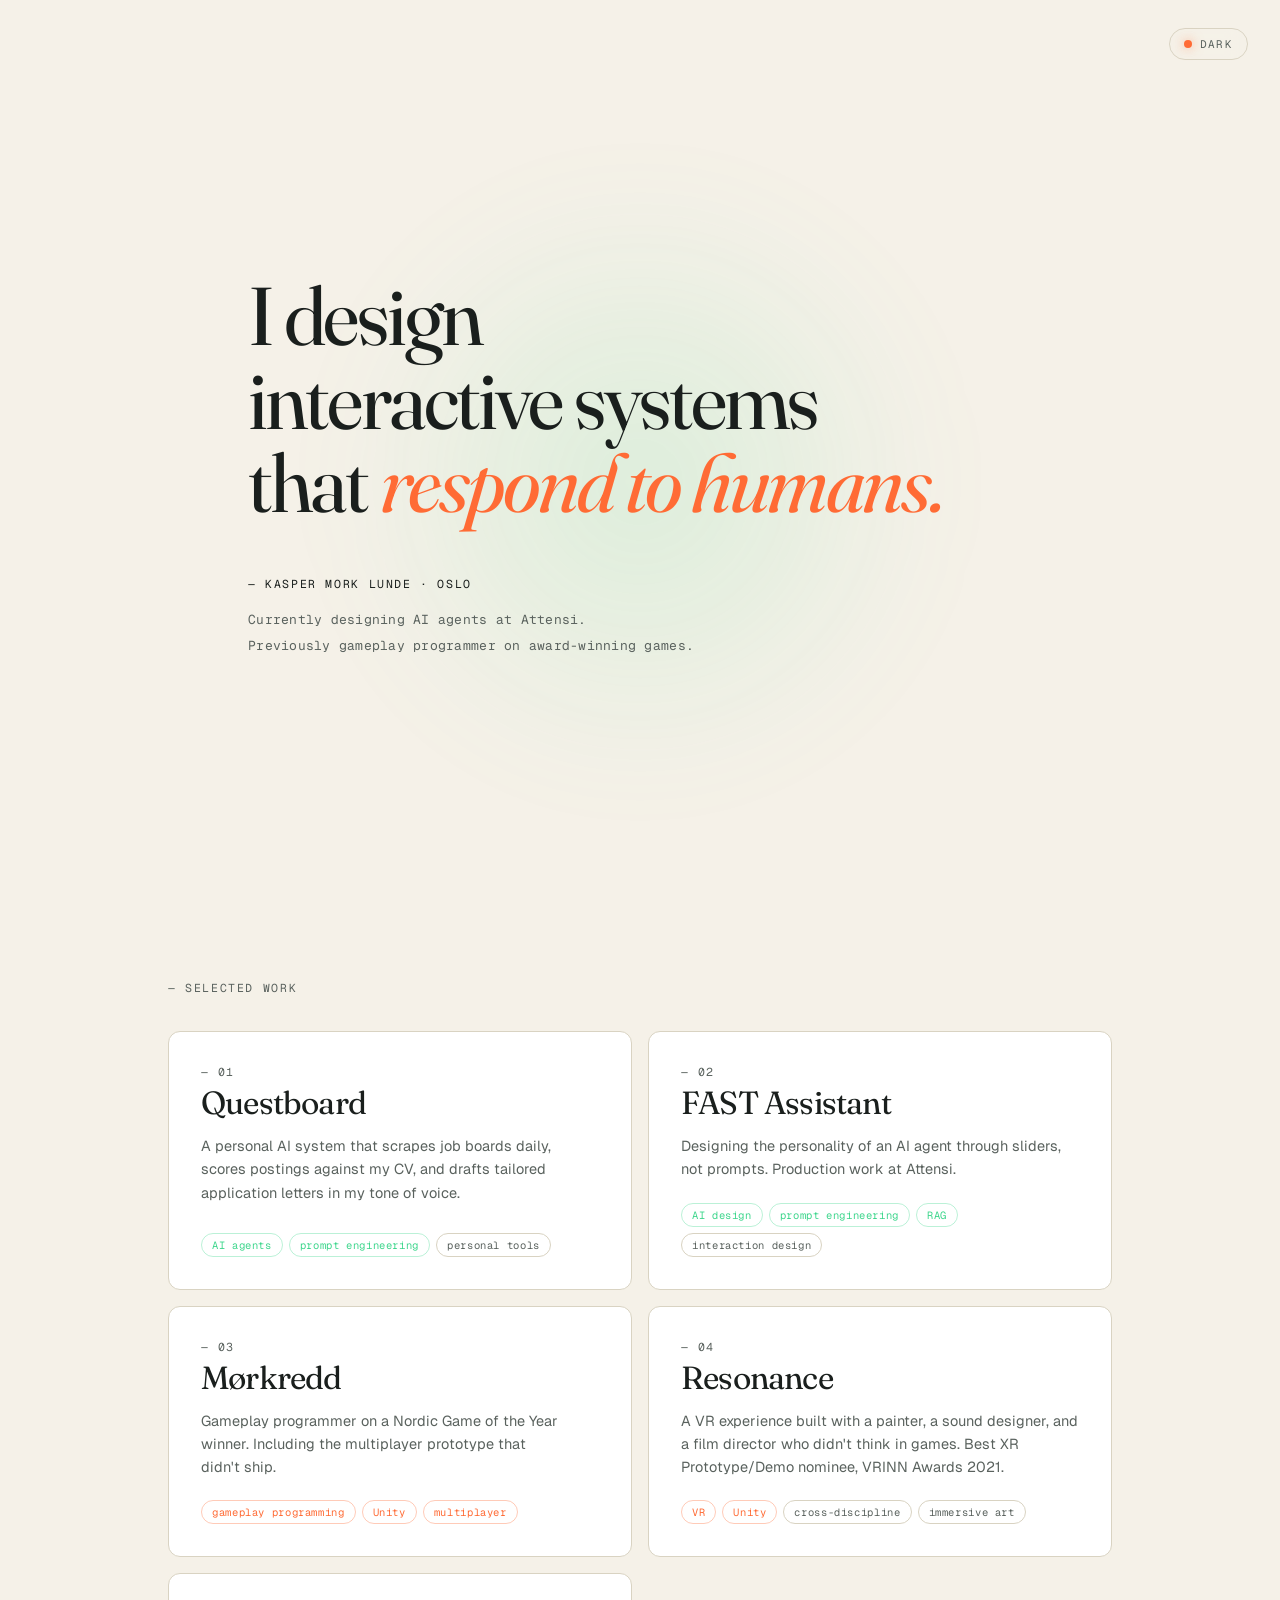
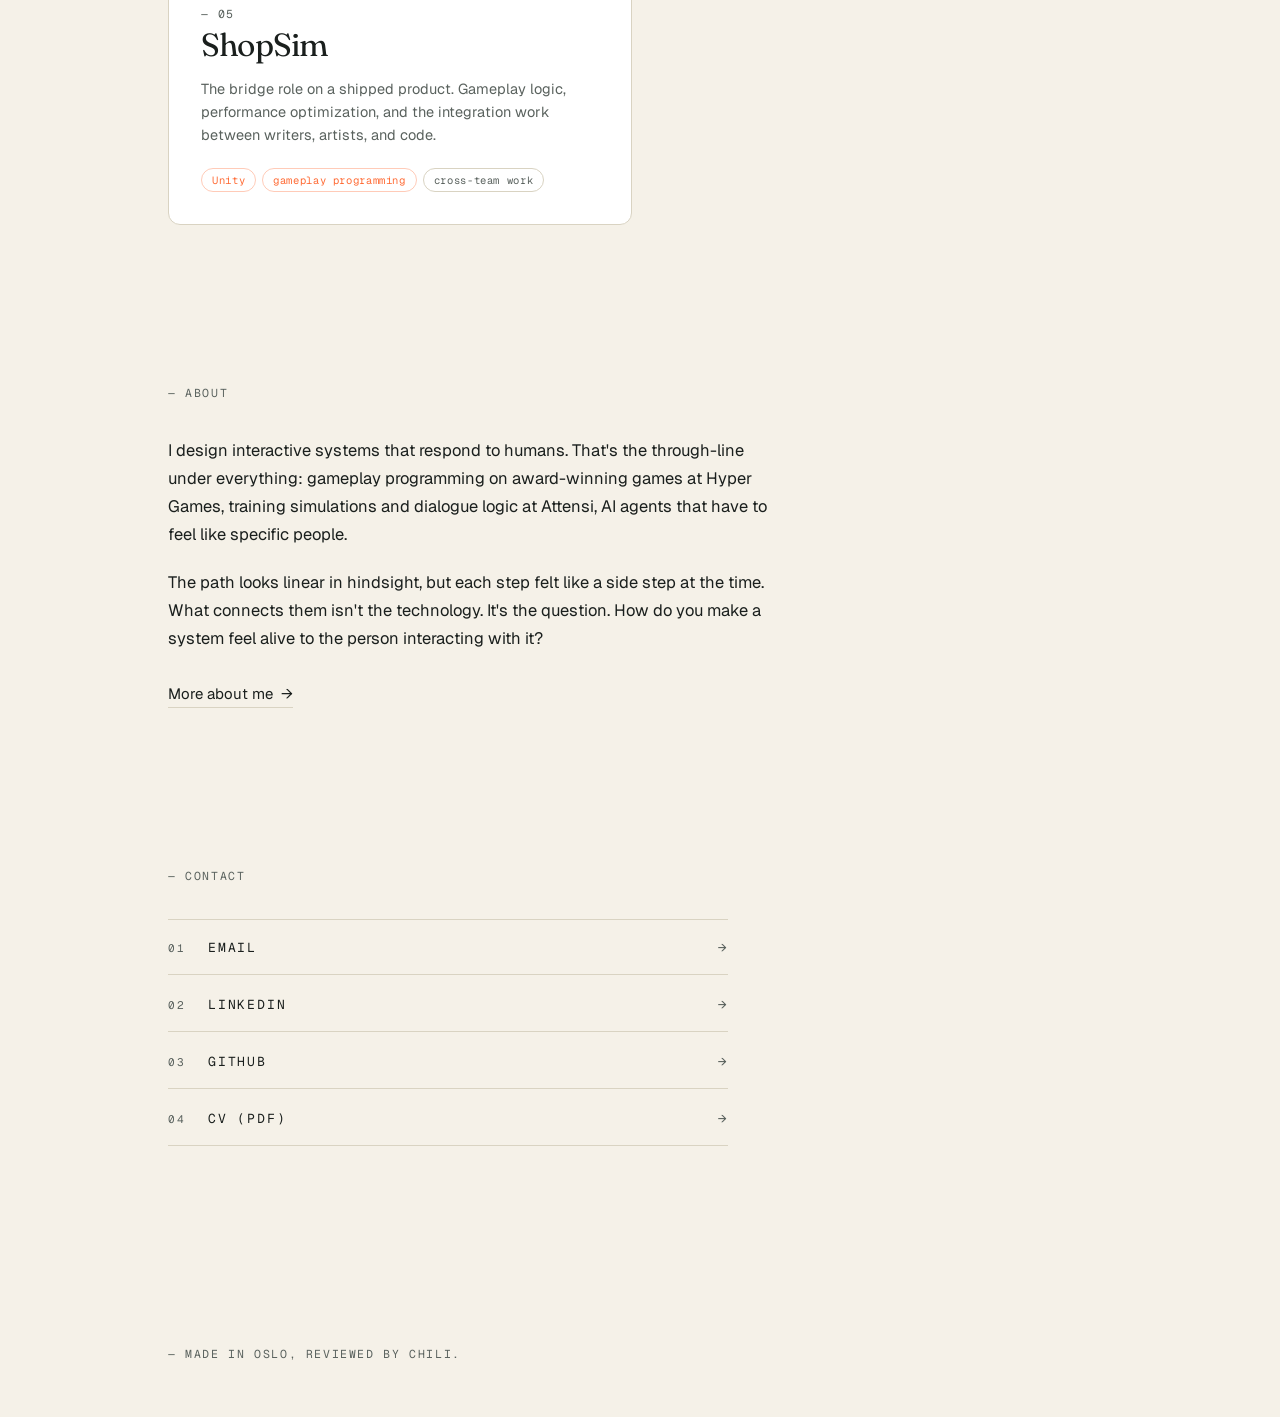
<file: index.html>
<!DOCTYPE html>
<html lang="en" data-theme="dark">
<head>
<meta charset="UTF-8" />
<meta name="viewport" content="width=device-width, initial-scale=1.0" />
<title>Kasper Mork Lunde — AI and product designer in Oslo</title>
<meta name="description" content="I design interactive systems that respond to humans. AI agents at Attensi, gameplay programming at Hyper Games, training simulations and dialogue logic. Oslo, Norway.">
<meta name="author" content="Kasper Mork Lunde">
<meta name="theme-color" content="#0A0E0D" media="(prefers-color-scheme: dark)">
<meta name="theme-color" content="#F5F1E8" media="(prefers-color-scheme: light)">

<!-- Open Graph -->
<meta property="og:type" content="website">
<meta property="og:site_name" content="Kasper Mork Lunde">
<meta property="og:locale" content="en_US">
<meta property="og:title" content="Kasper Mork Lunde — AI and product designer in Oslo">
<meta property="og:description" content="I design interactive systems that respond to humans. AI agents at Attensi, gameplay programming at Hyper Games, training simulations and dialogue logic.">
<meta property="og:url" content="https://kaslun.github.io/portfolio/">
<meta property="og:image" content="https://kaslun.github.io/portfolio/assets/og-image.png">
<meta property="og:image:width" content="1200">
<meta property="og:image:height" content="630">
<meta property="og:image:alt" content="Kasper Mork Lunde — personal portfolio">

<!-- Twitter Card -->
<meta name="twitter:card" content="summary_large_image">
<meta name="twitter:image" content="https://kaslun.github.io/portfolio/assets/og-image.png">

<!-- Canonical -->
<link rel="canonical" href="https://kaslun.github.io/portfolio/">
<link rel="icon" href="assets/favicon.svg" type="image/svg+xml" />
<link rel="stylesheet" href="styles.css" />

<script>
  // Theme: localStorage > system preference > dark.
  // Set BEFORE first paint to avoid a flash.
  (function () {
    try {
      var saved = localStorage.getItem("kml-theme");
      var prefersLight = window.matchMedia && window.matchMedia("(prefers-color-scheme: light)").matches;
      var theme = saved || (prefersLight ? "light" : "dark");
      document.documentElement.setAttribute("data-theme", theme);
    } catch (e) {
      document.documentElement.setAttribute("data-theme", "dark");
    }
  })();
</script>
<script type="application/ld+json">
{
  "@context": "https://schema.org",
  "@type": "Person",
  "name": "Kasper Mork Lunde",
  "url": "https://kaslun.github.io/portfolio/",
  "image": "https://kaslun.github.io/portfolio/assets/og-image.png",
  "jobTitle": "AI and Product Designer",
  "worksFor": {
    "@type": "Organization",
    "name": "Attensi",
    "url": "https://attensi.com"
  },
  "alumniOf": {
    "@type": "EducationalOrganization",
    "name": "Westerdals Oslo ACT (now Kristiania University College)"
  },
  "address": {
    "@type": "PostalAddress",
    "addressLocality": "Oslo",
    "addressCountry": "Norway"
  },
  "sameAs": [
    "https://linkedin.com/in/kasperlunde",
    "https://github.com/Kaslun"
  ],
  "description": "AI and product designer who builds interactive systems that respond to humans. Hands-on experience designing AI agents with dynamic personality controls. Background in gameplay programming on award-winning games."
}
</script>
</head>
<body>

  <!-- Theme toggle: persistent, top-right -->
  <button class="theme-toggle" id="themeToggle" aria-label="Toggle color theme">
    <span class="dot" aria-hidden="true"></span>
    <span class="label" id="themeLabel">Light</span>
  </button>

  <main>

    <!-- ============================================================
         HERO  —  first viewport, text only, aurora green radial blur
         ============================================================ -->
    <section class="hero">
      <div class="hero-bg" aria-hidden="true"></div>
      <div class="shell hero-inner">
        <h1>
          I design interactive systems<br />
          that <em>respond to humans.</em>
        </h1>

        <div class="hero-meta">
          <span class="first">— Kasper Mork Lunde · Oslo</span>
          <span class="line">Currently designing AI agents at Attensi.</span>
          <span class="line">Previously gameplay programmer on award-winning games.</span>
        </div>
      </div>
    </section>

    <!-- ============================================================
         SELECTED WORK  —  five tiles, 2-col desktop / 1-col mobile
         ============================================================ -->
    <section class="work" id="work">
      <div class="shell">
        <span class="sec-label">— Selected work</span>

        <div class="work-grid">

          <a class="tile" href="work/questboard.html">
            <span class="tile-num">— 01</span>
            <h3 class="tile-title">Questboard</h3>
            <p class="tile-desc">
              A personal AI system that scrapes job boards daily, scores postings against my CV, and drafts tailored application letters in my tone of voice.
            </p>
            <div class="tile-tags">
              <span class="tag tag-green">AI agents</span>
              <span class="tag tag-green">prompt engineering</span>
              <span class="tag tag-violet">personal tools</span>
            </div>
          </a>

          <a class="tile" href="work/fast-assistant.html">
            <span class="tile-num">— 02</span>
            <h3 class="tile-title">FAST Assistant</h3>
            <p class="tile-desc">
              Designing the personality of an AI agent through sliders, not prompts. Production work at Attensi.
            </p>
            <div class="tile-tags">
              <span class="tag tag-green">AI design</span>
              <span class="tag tag-green">prompt engineering</span>
              <span class="tag tag-green">RAG</span>
              <span class="tag tag-violet">interaction design</span>
            </div>
          </a>

          <a class="tile" href="work/morkredd.html">
            <span class="tile-num">— 03</span>
            <h3 class="tile-title">Mørkredd</h3>
            <p class="tile-desc">
              Gameplay programmer on a Nordic Game of the Year winner. Including the multiplayer prototype that didn't ship.
            </p>
            <div class="tile-tags">
              <span class="tag tag-orange">gameplay programming</span>
              <span class="tag tag-orange">Unity</span>
              <span class="tag tag-orange">multiplayer</span>
            </div>
          </a>

          <a class="tile" href="work/resonance.html">
            <span class="tile-num">— 04</span>
            <h3 class="tile-title">Resonance</h3>
            <p class="tile-desc">
              A VR experience built with a painter, a sound designer, and a film director who didn't think in games. Best XR Prototype/Demo nominee, VRINN Awards 2021.
            </p>
            <div class="tile-tags">
              <span class="tag tag-orange">VR</span>
              <span class="tag tag-orange">Unity</span>
              <span class="tag tag-violet">cross-discipline</span>
              <span class="tag tag-violet">immersive art</span>
            </div>
          </a>

          <a class="tile" href="work/shopsim.html">
            <span class="tile-num">— 05</span>
            <h3 class="tile-title">ShopSim</h3>
            <p class="tile-desc">
              The bridge role on a shipped product. Gameplay logic, performance optimization, and the integration work between writers, artists, and code.
            </p>
            <div class="tile-tags">
              <span class="tag tag-orange">Unity</span>
              <span class="tag tag-orange">gameplay programming</span>
              <span class="tag tag-violet">cross-team work</span>
            </div>
          </a>

        </div>
      </div>
    </section>

    <!-- ============================================================
         ABOUT  —  two paragraphs, max ~620px, link to full about
         ============================================================ -->
    <section class="about" id="about">
      <div class="shell">
        <span class="sec-label">— About</span>

        <div class="about-body">
          <p>
            I design interactive systems that respond to humans. That's the through-line under everything: gameplay programming on award-winning games at Hyper Games, training simulations and dialogue logic at Attensi, AI agents that have to feel like specific people.
          </p>
          <p>
            The path looks linear in hindsight, but each step felt like a side step at the time. What connects them isn't the technology. It's the question. How do you make a system feel alive to the person interacting with it?
          </p>

          <a class="about-link" href="about.html">
            More about me <span class="arr">→</span>
          </a>
        </div>
      </div>
    </section>

    <!-- ============================================================
         CONTACT  —  four links stacked vertically, mono treatment
         ============================================================ -->
    <section class="contact" id="contact">
      <div class="shell">
        <span class="sec-label">— Contact</span>

        <div class="contact-list">
          <a class="contact-link" href="mailto:kasperml@hotmail.com">
            <span class="idx">01</span>
            <span>Email</span>
            <span class="arr">→</span>
          </a>
          <a class="contact-link" href="https://linkedin.com/in/kasperlunde">
            <span class="idx">02</span>
            <span>LinkedIn</span>
            <span class="arr">→</span>
          </a>
          <a class="contact-link" href="https://github.com/Kaslun">
            <span class="idx">03</span>
            <span>GitHub</span>
            <span class="arr">→</span>
          </a>
          <a class="contact-link" href="cv/Kasper-Mork-Lunde-CV-AI-Branded.pdf">
            <span class="idx">04</span>
            <span>CV (PDF)</span>
            <span class="arr">→</span>
          </a>
        </div>
      </div>
    </section>

    <!-- ============================================================
         FOOTER
         ============================================================ -->
    <footer>
      <div class="shell">
        — Made in Oslo, reviewed by Chili.
      </div>
    </footer>

  </main>

  <script>
    // Theme toggle wiring
    (function () {
      var btn = document.getElementById("themeToggle");
      var label = document.getElementById("themeLabel");

      function syncLabel() {
        var theme = document.documentElement.getAttribute("data-theme") || "dark";
        // Label shows the mode you'd switch TO
        label.textContent = theme === "dark" ? "Light" : "Dark";
      }
      syncLabel();

      btn.addEventListener("click", function () {
        var current = document.documentElement.getAttribute("data-theme") || "dark";
        var next = current === "dark" ? "light" : "dark";
        document.documentElement.setAttribute("data-theme", next);
        try { localStorage.setItem("kml-theme", next); } catch (e) {}
        syncLabel();
      });
    })();
  </script>

</body>
</html>
</file>
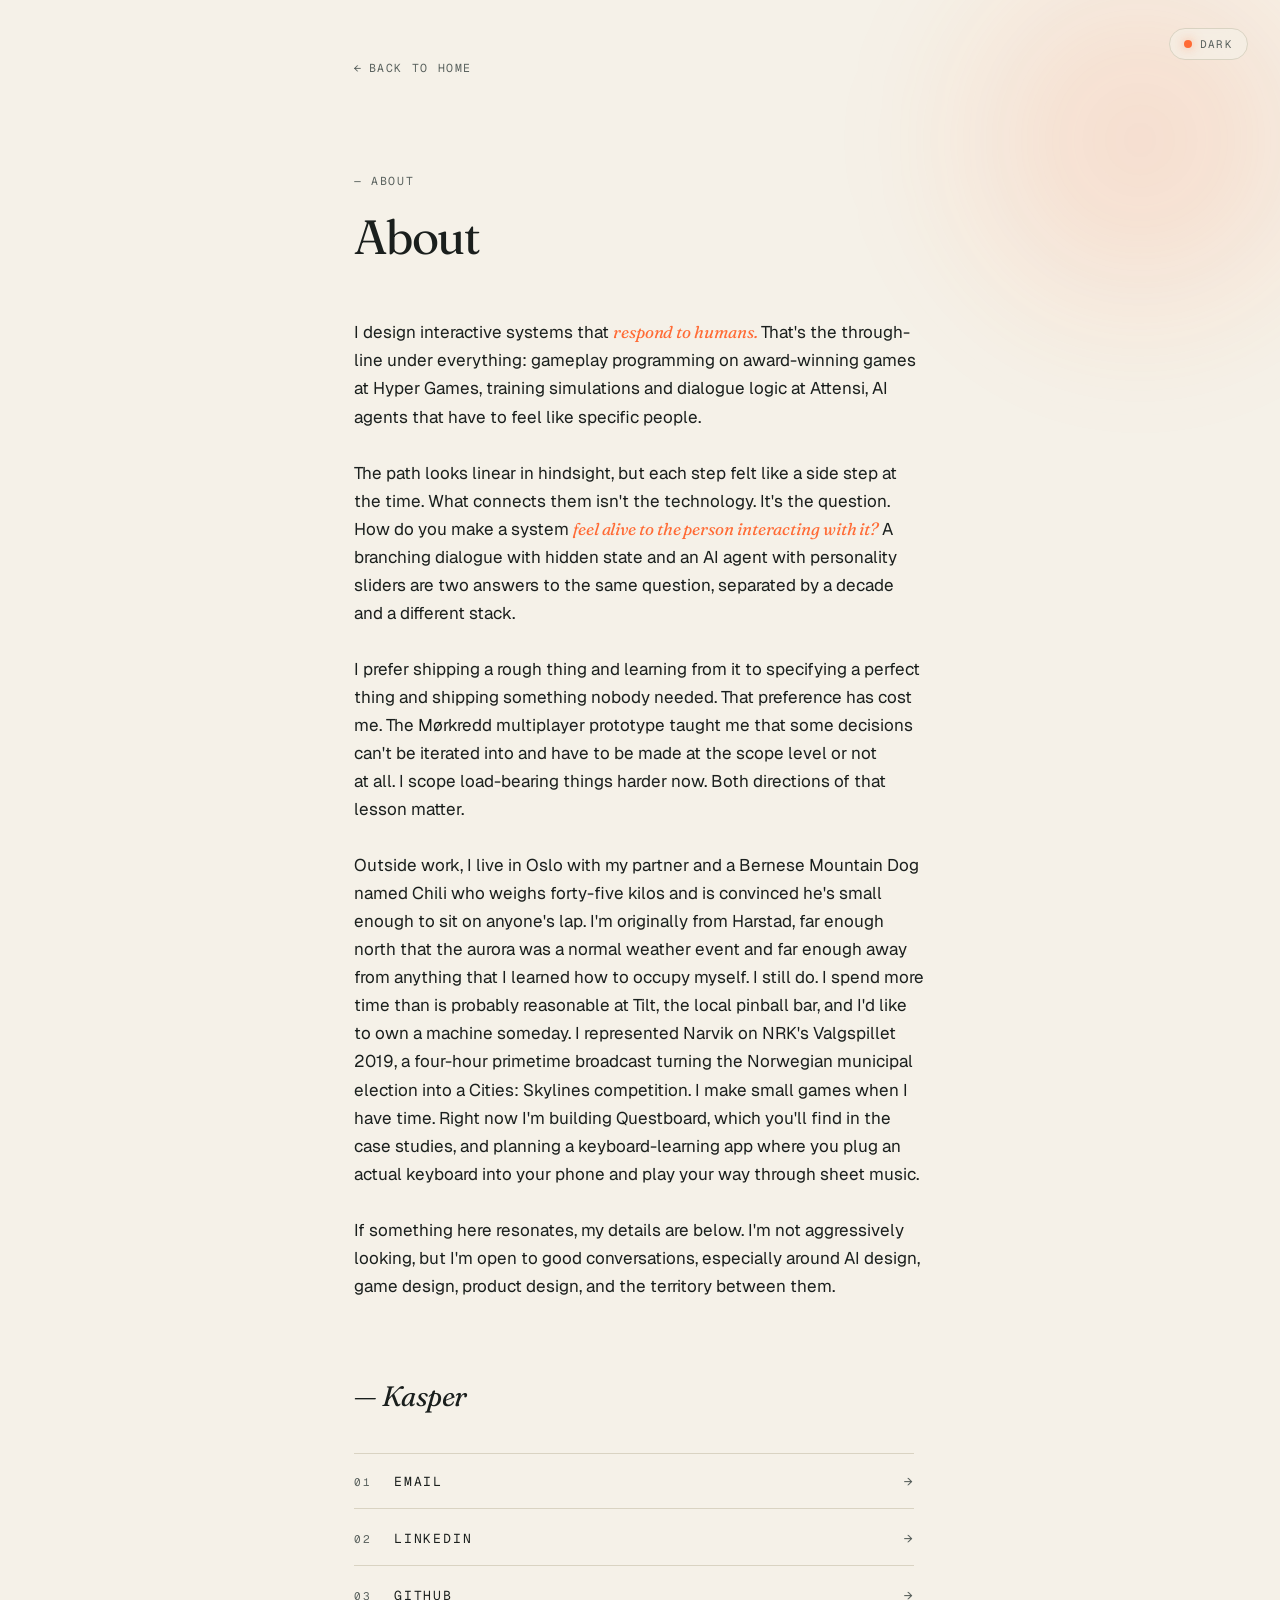
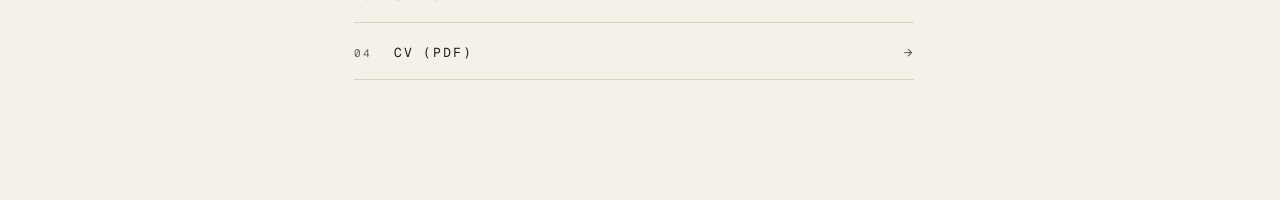
<file: about.html>
<!DOCTYPE html>
<html lang="en" data-theme="dark">
<head>
<meta charset="UTF-8" />
<meta name="viewport" content="width=device-width, initial-scale=1.0" />
<title>About — Kasper Mork Lunde</title>
<meta name="description" content="Product and AI designer based in Oslo, originally from Harstad. Career spanning gameplay programming on award-winning games and AI agent design at Attensi.">
<meta name="author" content="Kasper Mork Lunde">
<meta name="theme-color" content="#0A0E0D" media="(prefers-color-scheme: dark)">
<meta name="theme-color" content="#F5F1E8" media="(prefers-color-scheme: light)">

<!-- Open Graph -->
<meta property="og:type" content="website">
<meta property="og:site_name" content="Kasper Mork Lunde">
<meta property="og:locale" content="en_US">
<meta property="og:title" content="About — Kasper Mork Lunde">
<meta property="og:description" content="Product and AI designer based in Oslo, originally from Harstad. Career spanning gameplay programming on award-winning games and AI agent design at Attensi.">
<meta property="og:url" content="https://kaslun.github.io/portfolio/about.html">
<meta property="og:image" content="https://kaslun.github.io/portfolio/assets/og-image.png">
<meta property="og:image:width" content="1200">
<meta property="og:image:height" content="630">
<meta property="og:image:alt" content="Kasper Mork Lunde — personal portfolio">

<!-- Twitter Card -->
<meta name="twitter:card" content="summary_large_image">
<meta name="twitter:image" content="https://kaslun.github.io/portfolio/assets/og-image.png">

<!-- Canonical -->
<link rel="canonical" href="https://kaslun.github.io/portfolio/about.html">
<link rel="icon" href="assets/favicon.svg" type="image/svg+xml" />
<link rel="stylesheet" href="styles.css" />

<script>
  // Theme: localStorage > system preference > dark.
  // Set BEFORE first paint to avoid a flash.
  (function () {
    try {
      var saved = localStorage.getItem("kml-theme");
      var prefersLight = window.matchMedia && window.matchMedia("(prefers-color-scheme: light)").matches;
      var theme = saved || (prefersLight ? "light" : "dark");
      document.documentElement.setAttribute("data-theme", theme);
    } catch (e) {
      document.documentElement.setAttribute("data-theme", "dark");
    }
  })();
</script>
<script type="application/ld+json">
{
  "@context": "https://schema.org",
  "@type": "Person",
  "name": "Kasper Mork Lunde",
  "url": "https://kaslun.github.io/portfolio/",
  "image": "https://kaslun.github.io/portfolio/assets/og-image.png",
  "jobTitle": "AI and Product Designer",
  "worksFor": {
    "@type": "Organization",
    "name": "Attensi",
    "url": "https://attensi.com"
  },
  "alumniOf": {
    "@type": "EducationalOrganization",
    "name": "Westerdals Oslo ACT (now Kristiania University College)"
  },
  "address": {
    "@type": "PostalAddress",
    "addressLocality": "Oslo",
    "addressCountry": "Norway"
  },
  "sameAs": [
    "https://linkedin.com/in/kasperlunde",
    "https://github.com/Kaslun"
  ],
  "description": "AI and product designer who builds interactive systems that respond to humans. Hands-on experience designing AI agents with dynamic personality controls. Background in gameplay programming on award-winning games."
}
</script>
</head>
<body>

  <!-- Theme toggle: persistent, top-right -->
  <button class="theme-toggle" id="themeToggle" aria-label="Toggle color theme">
    <span class="dot" aria-hidden="true"></span>
    <span class="label" id="themeLabel">Light</span>
  </button>

  <main class="about-page">

    <!-- Atmospheric blur, top-right of hero area -->
    <div class="about-bg" aria-hidden="true"></div>

    <div class="about-shell">

      <!-- Back to home, top-left -->
      <a class="back-link" href="index.html">
        <span class="arr-back">←</span>
        <span>Back to home</span>
      </a>

      <span class="sec-label">— About</span>

      <h1 class="about-heading">About</h1>

      <div class="about-prose">
        <p>
          I design interactive systems that <em>respond to humans.</em> That's the through-line under everything: gameplay programming on award-winning games at Hyper Games, training simulations and dialogue logic at Attensi, AI agents that have to feel like specific people.
        </p>

        <p>
          The path looks linear in hindsight, but each step felt like a side step at the time. What connects them isn't the technology. It's the question. How do you make a system <em>feel alive to the person interacting with it?</em> A branching dialogue with hidden state and an AI agent with personality sliders are two answers to the same question, separated by a decade and a different stack.
        </p>

        <p>
          I prefer shipping a rough thing and learning from it to specifying a perfect thing and shipping something nobody needed. That preference has cost me. The Mørkredd multiplayer prototype taught me that some decisions can't be iterated into and have to be made at the scope level or not at all. I scope load-bearing things harder now. Both directions of that lesson matter.
        </p>

        <p>
          Outside work, I live in Oslo with my partner and a Bernese Mountain Dog named Chili who weighs forty-five kilos and is convinced he's small enough to sit on anyone's lap. I'm originally from Harstad, far enough north that the aurora was a normal weather event and far enough away from anything that I learned how to occupy myself. I still do. I spend more time than is probably reasonable at Tilt, the local pinball bar, and I'd like to own a machine someday. I represented Narvik on NRK's Valgspillet 2019, a four-hour primetime broadcast turning the Norwegian municipal election into a Cities: Skylines competition. I make small games when I have time. Right now I'm building Questboard, which you'll find in the case studies, and planning a keyboard-learning app where you plug an actual keyboard into your phone and play your way through sheet music.
        </p>

        <p>
          If something here resonates, my details are below. I'm not aggressively looking, but I'm open to good conversations, especially around AI design, game design, product design, and the territory between them.
        </p>
      </div>

      <p class="signoff">— Kasper</p>

      <div class="signoff-contact">
        <div class="contact-list">
          <a class="contact-link" href="mailto:kasperml@hotmail.com">
            <span class="idx">01</span>
            <span>Email</span>
            <span class="arr">→</span>
          </a>
          <a class="contact-link" href="https://linkedin.com/in/kasperlunde">
            <span class="idx">02</span>
            <span>LinkedIn</span>
            <span class="arr">→</span>
          </a>
          <a class="contact-link" href="https://github.com/Kaslun">
            <span class="idx">03</span>
            <span>GitHub</span>
            <span class="arr">→</span>
          </a>
          <a class="contact-link" href="cv/Kasper-Mork-Lunde-CV-AI-Branded.pdf">
            <span class="idx">04</span>
            <span>CV (PDF)</span>
            <span class="arr">→</span>
          </a>
        </div>
      </div>

    </div>

  </main>

  <script>
    // Theme toggle wiring
    (function () {
      var btn = document.getElementById("themeToggle");
      var label = document.getElementById("themeLabel");

      function syncLabel() {
        var theme = document.documentElement.getAttribute("data-theme") || "dark";
        label.textContent = theme === "dark" ? "Light" : "Dark";
      }
      syncLabel();

      btn.addEventListener("click", function () {
        var current = document.documentElement.getAttribute("data-theme") || "dark";
        var next = current === "dark" ? "light" : "dark";
        document.documentElement.setAttribute("data-theme", next);
        try { localStorage.setItem("kml-theme", next); } catch (e) {}
        syncLabel();
      });
    })();
  </script>

</body>
</html>
</file>
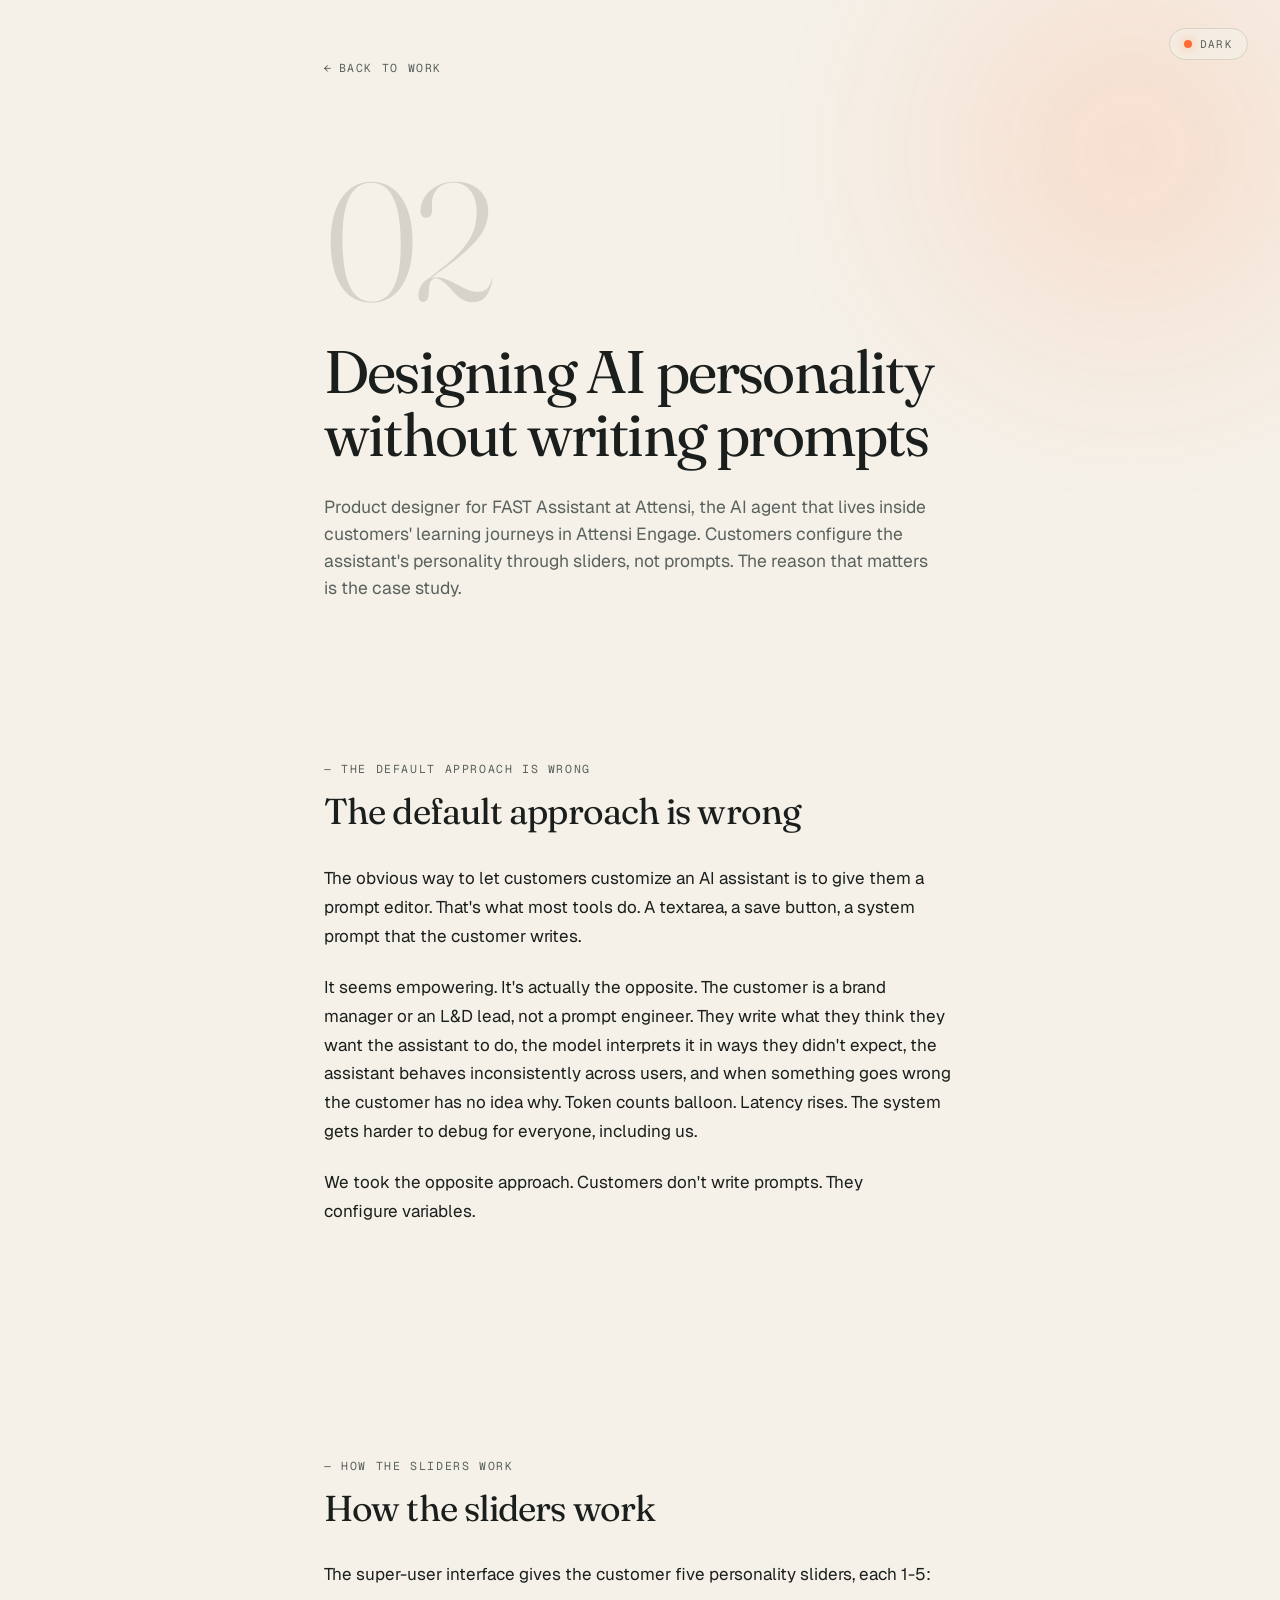
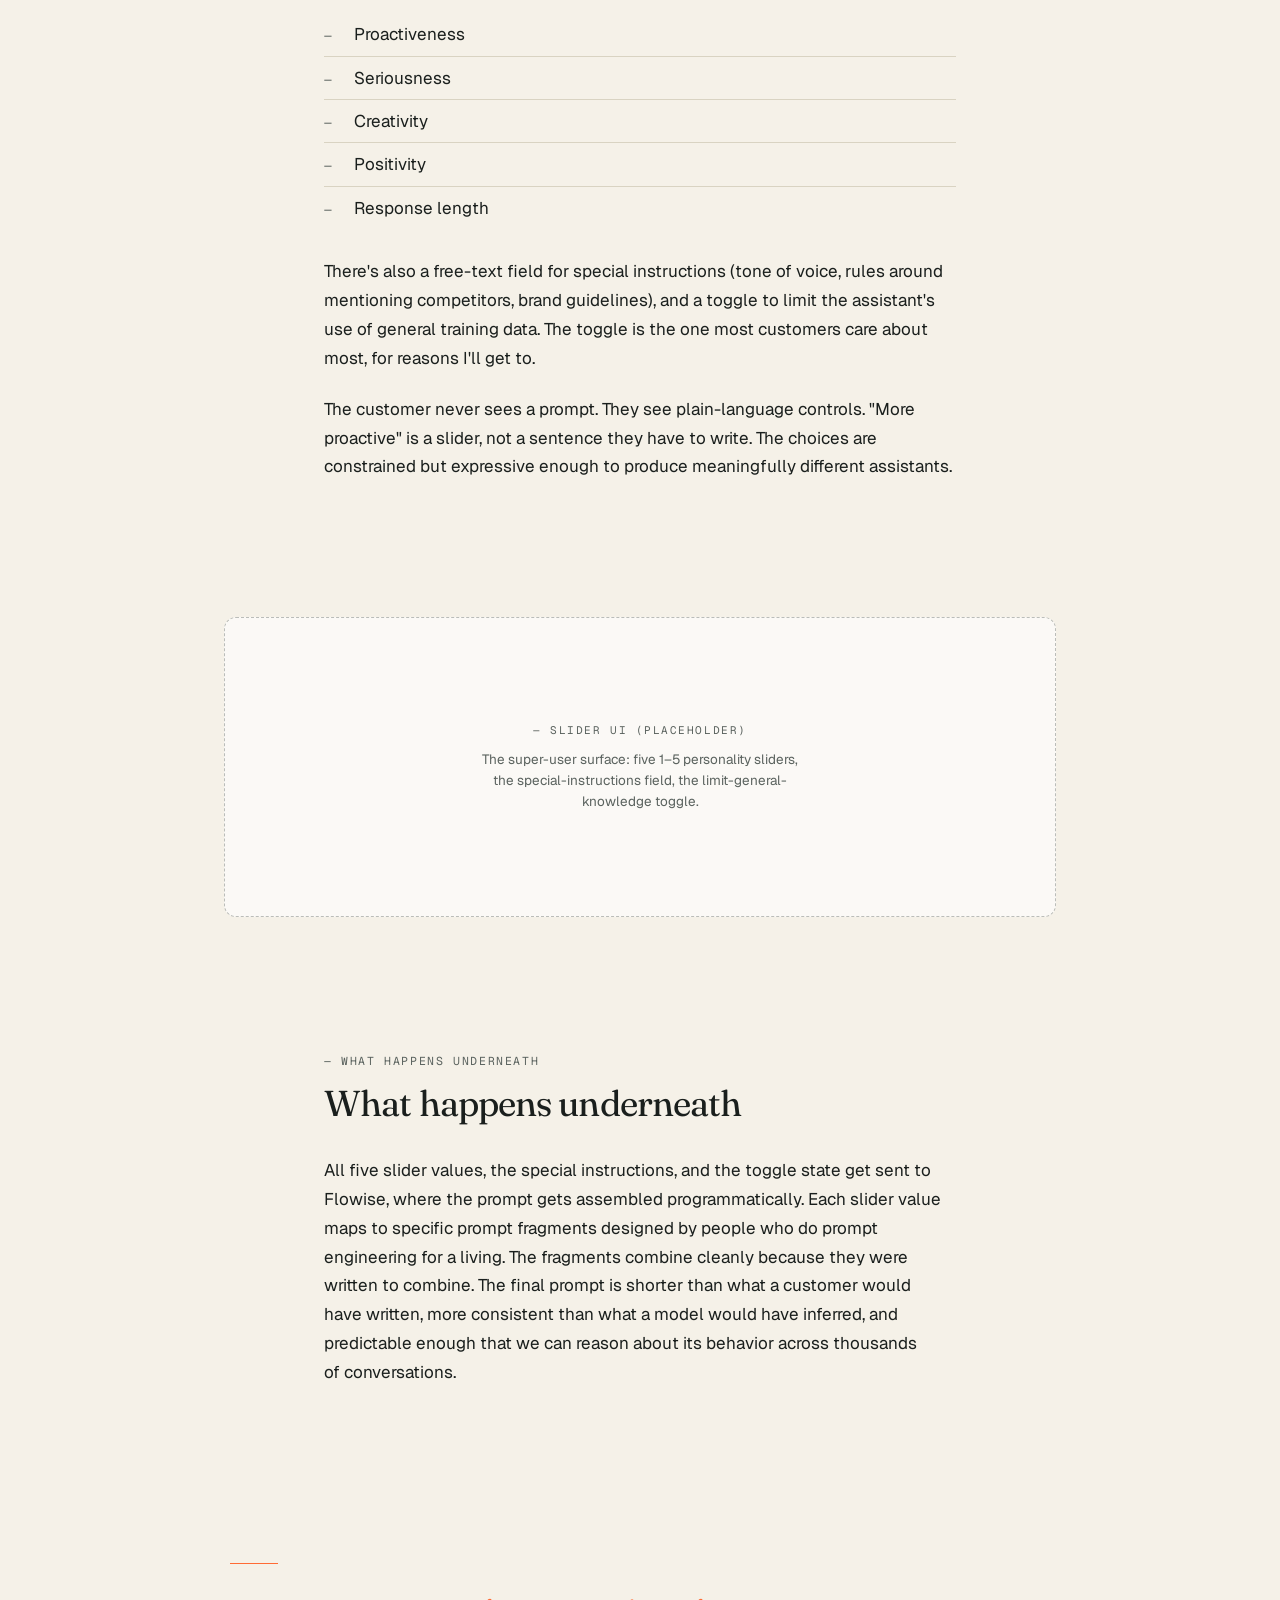
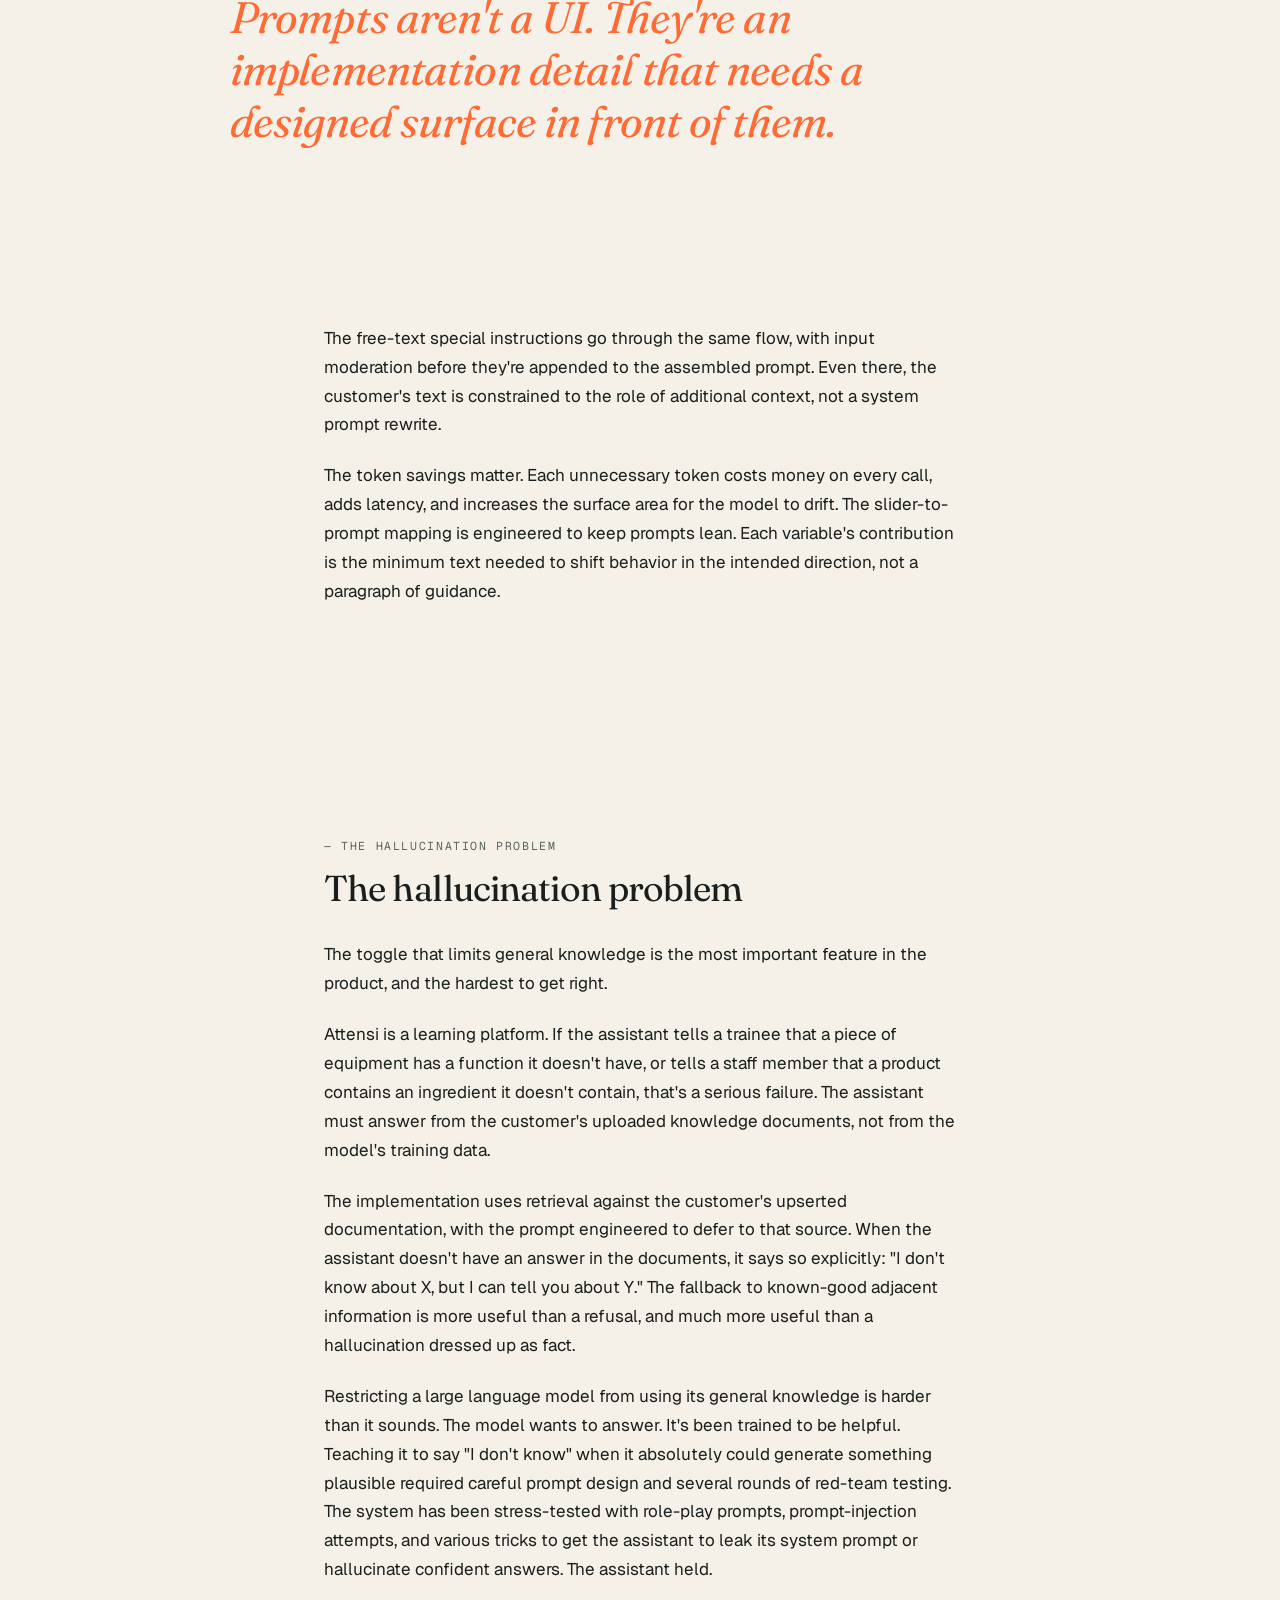
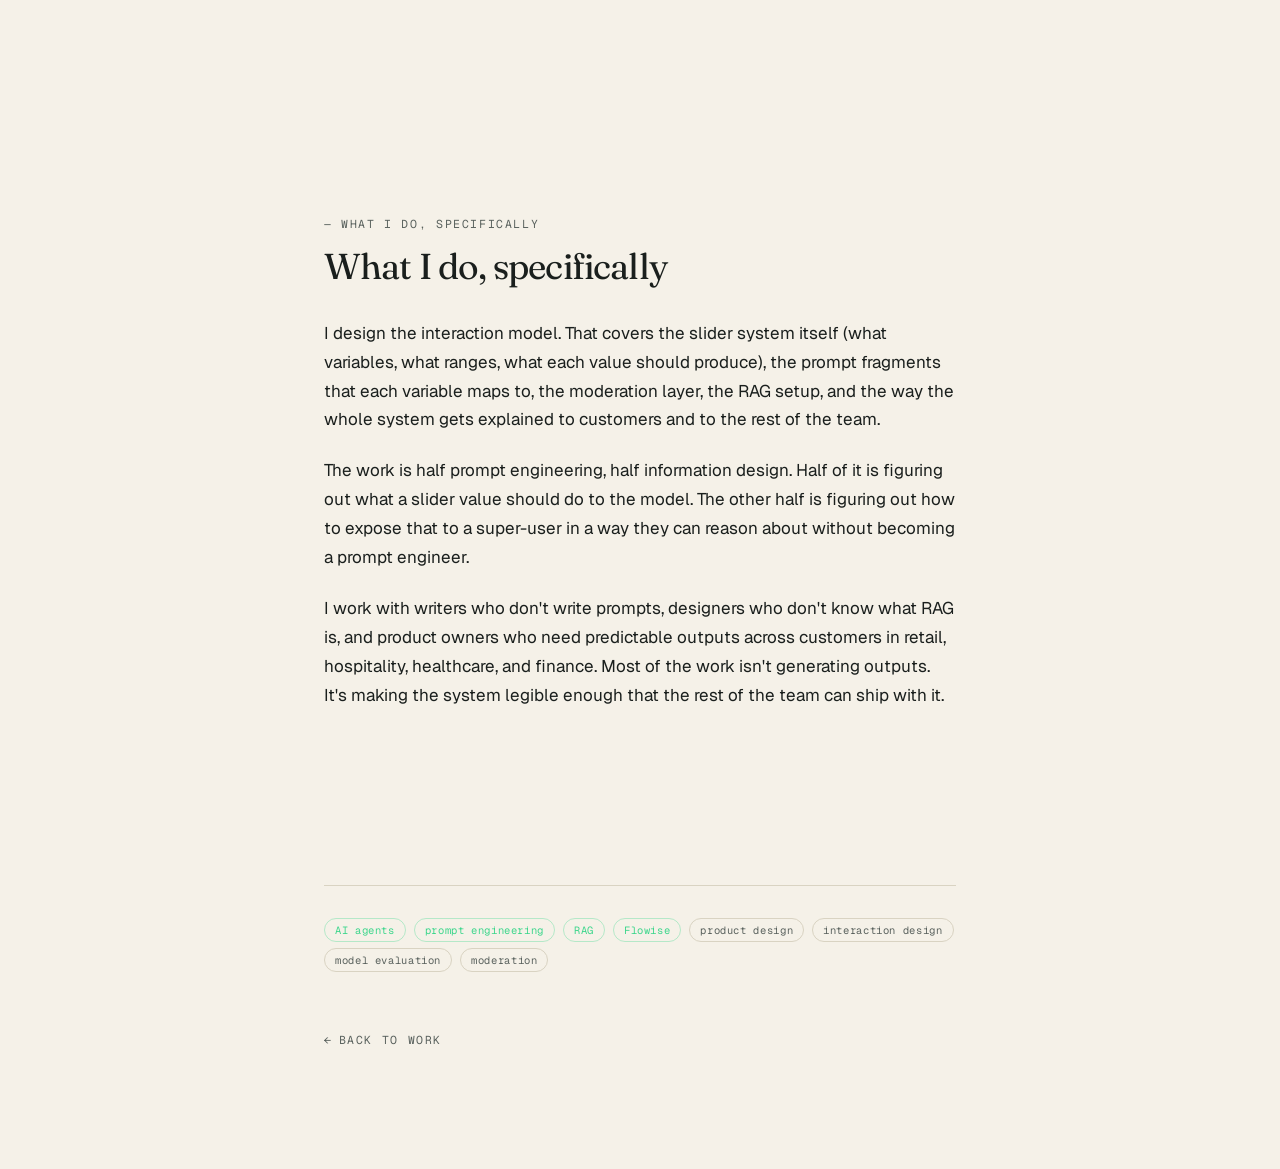
<file: work/fast-assistant.html>
<!DOCTYPE html>
<html lang="en" data-theme="dark">
<head>
<meta charset="UTF-8" />
<meta name="viewport" content="width=device-width, initial-scale=1.0" />
<title>FAST Assistant — Kasper Mork Lunde</title>
<meta name="description" content="Designing the personality of an AI agent through sliders, not prompts. Production work at Attensi: prompt engineering, RAG, moderation, hallucination guardrails.">
<meta name="author" content="Kasper Mork Lunde">
<meta name="theme-color" content="#0A0E0D" media="(prefers-color-scheme: dark)">
<meta name="theme-color" content="#F5F1E8" media="(prefers-color-scheme: light)">

<!-- Open Graph -->
<meta property="og:type" content="website">
<meta property="og:site_name" content="Kasper Mork Lunde">
<meta property="og:locale" content="en_US">
<meta property="og:title" content="FAST Assistant — Designing AI personality without writing prompts">
<meta property="og:description" content="The slider-based personality system that lets customers configure AI agent behavior without writing prompts. Production work at Attensi.">
<meta property="og:url" content="https://kaslun.github.io/portfolio/work/fast-assistant.html">
<meta property="og:image" content="https://kaslun.github.io/portfolio/assets/og-image.png">
<meta property="og:image:width" content="1200">
<meta property="og:image:height" content="630">
<meta property="og:image:alt" content="Kasper Mork Lunde — personal portfolio">

<!-- Twitter Card -->
<meta name="twitter:card" content="summary_large_image">
<meta name="twitter:image" content="https://kaslun.github.io/portfolio/assets/og-image.png">

<!-- Canonical -->
<link rel="canonical" href="https://kaslun.github.io/portfolio/work/fast-assistant.html">
<link rel="icon" href="../assets/favicon.svg" type="image/svg+xml" />
<link rel="stylesheet" href="../styles.css" />

<script>
  // Theme: localStorage > system preference > dark. Set before first paint.
  (function () {
    try {
      var saved = localStorage.getItem("kml-theme");
      var prefersLight = window.matchMedia && window.matchMedia("(prefers-color-scheme: light)").matches;
      var theme = saved || (prefersLight ? "light" : "dark");
      document.documentElement.setAttribute("data-theme", theme);
    } catch (e) {
      document.documentElement.setAttribute("data-theme", "dark");
    }
  })();
</script>
<script type="application/ld+json">
{
  "@context": "https://schema.org",
  "@type": "CreativeWork",
  "name": "FAST Assistant",
  "creator": {
    "@type": "Person",
    "name": "Kasper Mork Lunde",
    "url": "https://kaslun.github.io/portfolio/"
  },
  "datePublished": "2025",
  "description": "Designing the personality of an AI agent through sliders, not prompts. Production work at Attensi: prompt engineering, RAG, moderation, hallucination guardrails.",
  "url": "https://kaslun.github.io/portfolio/work/fast-assistant.html"
}
</script>
</head>
<body>

  <!-- Theme toggle: persistent, top-right -->
  <button class="theme-toggle" id="themeToggle" aria-label="Toggle color theme">
    <span class="dot" aria-hidden="true"></span>
    <span class="label" id="themeLabel">Light</span>
  </button>

  <main class="case">

    <!-- Atmospheric blur in hero area -->
    <div class="case-bg" aria-hidden="true"></div>

    <div class="case-shell">

      <!-- back to work, top-left -->
      <a class="back-link" href="../index.html#work">
        <span class="arr-back">←</span>
        <span>Back to work</span>
      </a>

      <!-- ===== Header block ===== -->
      <header class="case-header">
        <span class="case-num" aria-hidden="true">02</span>
        <h1 class="case-title">Designing AI personality without writing prompts</h1>
        <p class="case-frame">
          Product designer for FAST Assistant at Attensi, the AI agent that lives inside customers' learning journeys in Attensi Engage. Customers configure the assistant's personality through sliders, not prompts. The reason that matters is the case study.
        </p>
      </header>

      <!-- ===== § The default approach is wrong ===== -->
      <section class="case-section">
        <span class="case-eyebrow">— The default approach is wrong</span>
        <h2 class="case-h2">The default approach is wrong</h2>
        <div class="case-prose">
          <p>
            The obvious way to let customers customize an AI assistant is to give them a prompt editor. That's what most tools do. A textarea, a save button, a system prompt that the customer writes.
          </p>
          <p>
            It seems empowering. It's actually the opposite. The customer is a brand manager or an L&amp;D lead, not a prompt engineer. They write what they think they want the assistant to do, the model interprets it in ways they didn't expect, the assistant behaves inconsistently across users, and when something goes wrong the customer has no idea why. Token counts balloon. Latency rises. The system gets harder to debug for everyone, including us.
          </p>
          <p>
            We took the opposite approach. Customers don't write prompts. They configure variables.
          </p>
        </div>
      </section>

      <!-- ===== § How the sliders work ===== -->
      <section class="case-section">
        <span class="case-eyebrow">— How the sliders work</span>
        <h2 class="case-h2">How the sliders work</h2>
        <div class="case-prose">
          <p>
            The super-user interface gives the customer five personality sliders, each 1-5:
          </p>
        </div>

        <ul class="case-list">
          <li><span>Proactiveness</span></li>
          <li><span>Seriousness</span></li>
          <li><span>Creativity</span></li>
          <li><span>Positivity</span></li>
          <li><span>Response length</span></li>
        </ul>

        <div class="case-prose">
          <p>
            There's also a free-text field for special instructions (tone of voice, rules around mentioning competitors, brand guidelines), and a toggle to limit the assistant's use of general training data. The toggle is the one most customers care about most, for reasons I'll get to.
          </p>
          <p>
            The customer never sees a prompt. They see plain-language controls. "More proactive" is a slider, not a sentence they have to write. The choices are constrained but expressive enough to produce meaningfully different assistants.
          </p>
        </div>
      </section>

    </div>

    <!-- ===== Reserved slot: slider UI screenshot ===== -->
    <div class="case-shell-wide">
      <figure class="case-placeholder" aria-label="Slider UI placeholder" style="min-height: 300px;">
        <span class="case-placeholder-label">— Slider UI (placeholder)</span>
        <span class="case-placeholder-hint">
          The super-user surface: five 1–5 personality sliders, the special-instructions field, the limit-general-knowledge toggle.
        </span>
      </figure>
    </div>

    <div class="case-shell">

      <!-- ===== § What happens underneath ===== -->
      <section class="case-section">
        <span class="case-eyebrow">— What happens underneath</span>
        <h2 class="case-h2">What happens underneath</h2>
        <div class="case-prose">
          <p>
            All five slider values, the special instructions, and the toggle state get sent to Flowise, where the prompt gets assembled programmatically. Each slider value maps to specific prompt fragments designed by people who do prompt engineering for a living. The fragments combine cleanly because they were written to combine. The final prompt is shorter than what a customer would have written, more consistent than what a model would have inferred, and predictable enough that we can reason about its behavior across thousands of conversations.
          </p>
        </div>
      </section>

    </div>

    <!-- ===== Pull quote (breaks out wider than the body column) ===== -->
    <div class="case-shell-wide">
      <blockquote class="case-pullquote">
        Prompts aren't a UI. They're an implementation detail that needs a designed surface in front of them.
      </blockquote>
    </div>

    <div class="case-shell">

      <section class="case-section" style="margin-top: 0;">
        <div class="case-prose">
          <p>
            The free-text special instructions go through the same flow, with input moderation before they're appended to the assembled prompt. Even there, the customer's text is constrained to the role of additional context, not a system prompt rewrite.
          </p>
          <p>
            The token savings matter. Each unnecessary token costs money on every call, adds latency, and increases the surface area for the model to drift. The slider-to-prompt mapping is engineered to keep prompts lean. Each variable's contribution is the minimum text needed to shift behavior in the intended direction, not a paragraph of guidance.
          </p>
        </div>
      </section>

      <!-- ===== § The hallucination problem ===== -->
      <section class="case-section">
        <span class="case-eyebrow">— The hallucination problem</span>
        <h2 class="case-h2">The hallucination problem</h2>
        <div class="case-prose">
          <p>
            The toggle that limits general knowledge is the most important feature in the product, and the hardest to get right.
          </p>
          <p>
            Attensi is a learning platform. If the assistant tells a trainee that a piece of equipment has a function it doesn't have, or tells a staff member that a product contains an ingredient it doesn't contain, that's a serious failure. The assistant must answer from the customer's uploaded knowledge documents, not from the model's training data.
          </p>
          <p>
            The implementation uses retrieval against the customer's upserted documentation, with the prompt engineered to defer to that source. When the assistant doesn't have an answer in the documents, it says so explicitly: "I don't know about X, but I can tell you about Y." The fallback to known-good adjacent information is more useful than a refusal, and much more useful than a hallucination dressed up as fact.
          </p>
          <p>
            Restricting a large language model from using its general knowledge is harder than it sounds. The model wants to answer. It's been trained to be helpful. Teaching it to say "I don't know" when it absolutely could generate something plausible required careful prompt design and several rounds of red-team testing. The system has been stress-tested with role-play prompts, prompt-injection attempts, and various tricks to get the assistant to leak its system prompt or hallucinate confident answers. The assistant held.
          </p>
        </div>
      </section>

      <!-- ===== § What I do, specifically ===== -->
      <section class="case-section">
        <span class="case-eyebrow">— What I do, specifically</span>
        <h2 class="case-h2">What I do, specifically</h2>
        <div class="case-prose">
          <p>
            I design the interaction model. That covers the slider system itself (what variables, what ranges, what each value should produce), the prompt fragments that each variable maps to, the moderation layer, the RAG setup, and the way the whole system gets explained to customers and to the rest of the team.
          </p>
          <p>
            The work is half prompt engineering, half information design. Half of it is figuring out what a slider value should do to the model. The other half is figuring out how to expose that to a super-user in a way they can reason about without becoming a prompt engineer.
          </p>
          <p>
            I work with writers who don't write prompts, designers who don't know what RAG is, and product owners who need predictable outputs across customers in retail, hospitality, healthcare, and finance. Most of the work isn't generating outputs. It's making the system legible enough that the rest of the team can ship with it.
          </p>
        </div>
      </section>

      <!-- ===== Tags ===== -->
      <div class="case-tags">
        <span class="tag tag-green">AI agents</span>
        <span class="tag tag-green">prompt engineering</span>
        <span class="tag tag-green">RAG</span>
        <span class="tag tag-green">Flowise</span>
        <span class="tag tag-violet">product design</span>
        <span class="tag tag-violet">interaction design</span>
        <span class="tag tag-violet">model evaluation</span>
        <span class="tag tag-violet">moderation</span>
      </div>

      <!-- ===== Bottom back link ===== -->
      <div class="case-bottom-nav">
        <a class="back-link" href="../index.html#work">
          <span class="arr-back">←</span>
          <span>Back to work</span>
        </a>
      </div>

    </div>

  </main>

  <script>
    // Theme toggle wiring
    (function () {
      var btn = document.getElementById("themeToggle");
      var label = document.getElementById("themeLabel");

      function syncLabel() {
        var theme = document.documentElement.getAttribute("data-theme") || "dark";
        label.textContent = theme === "dark" ? "Light" : "Dark";
      }
      syncLabel();

      btn.addEventListener("click", function () {
        var current = document.documentElement.getAttribute("data-theme") || "dark";
        var next = current === "dark" ? "light" : "dark";
        document.documentElement.setAttribute("data-theme", next);
        try { localStorage.setItem("kml-theme", next); } catch (e) {}
        syncLabel();
      });
    })();
  </script>

</body>
</html>
</file>
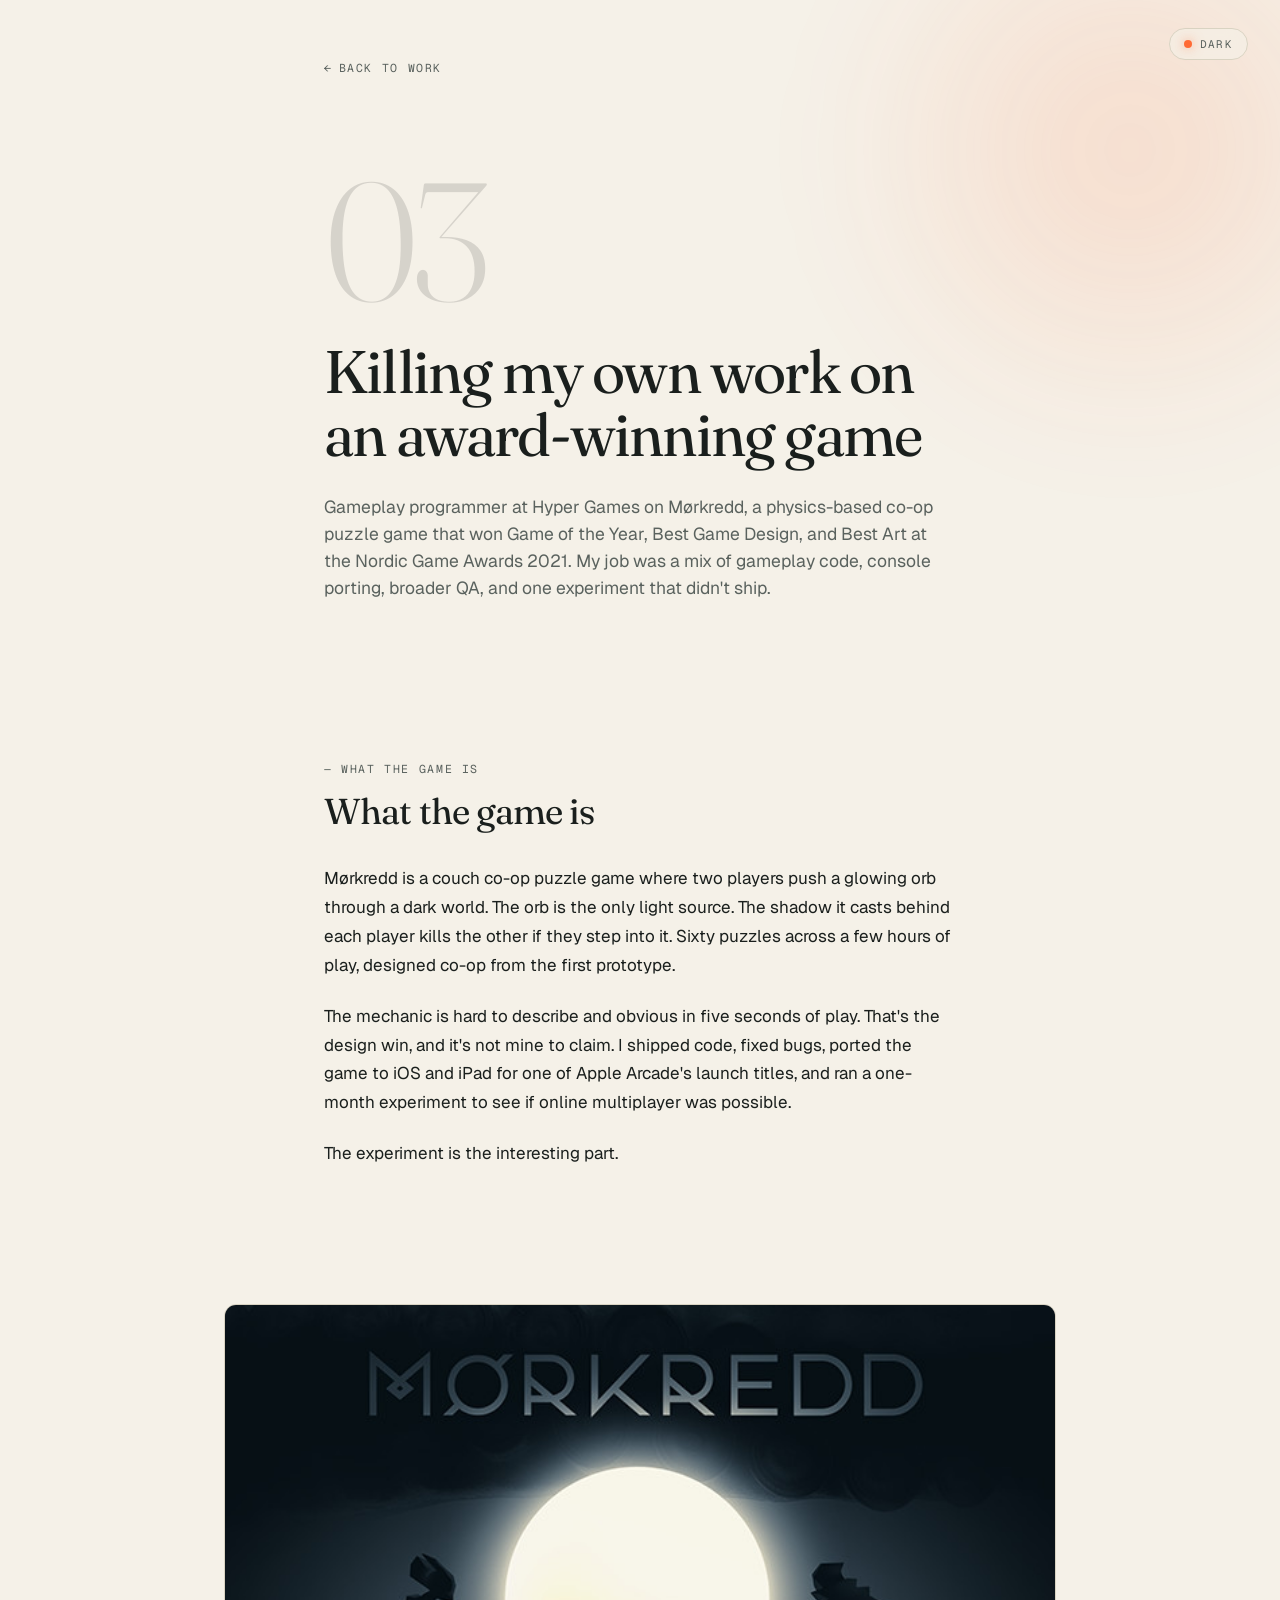
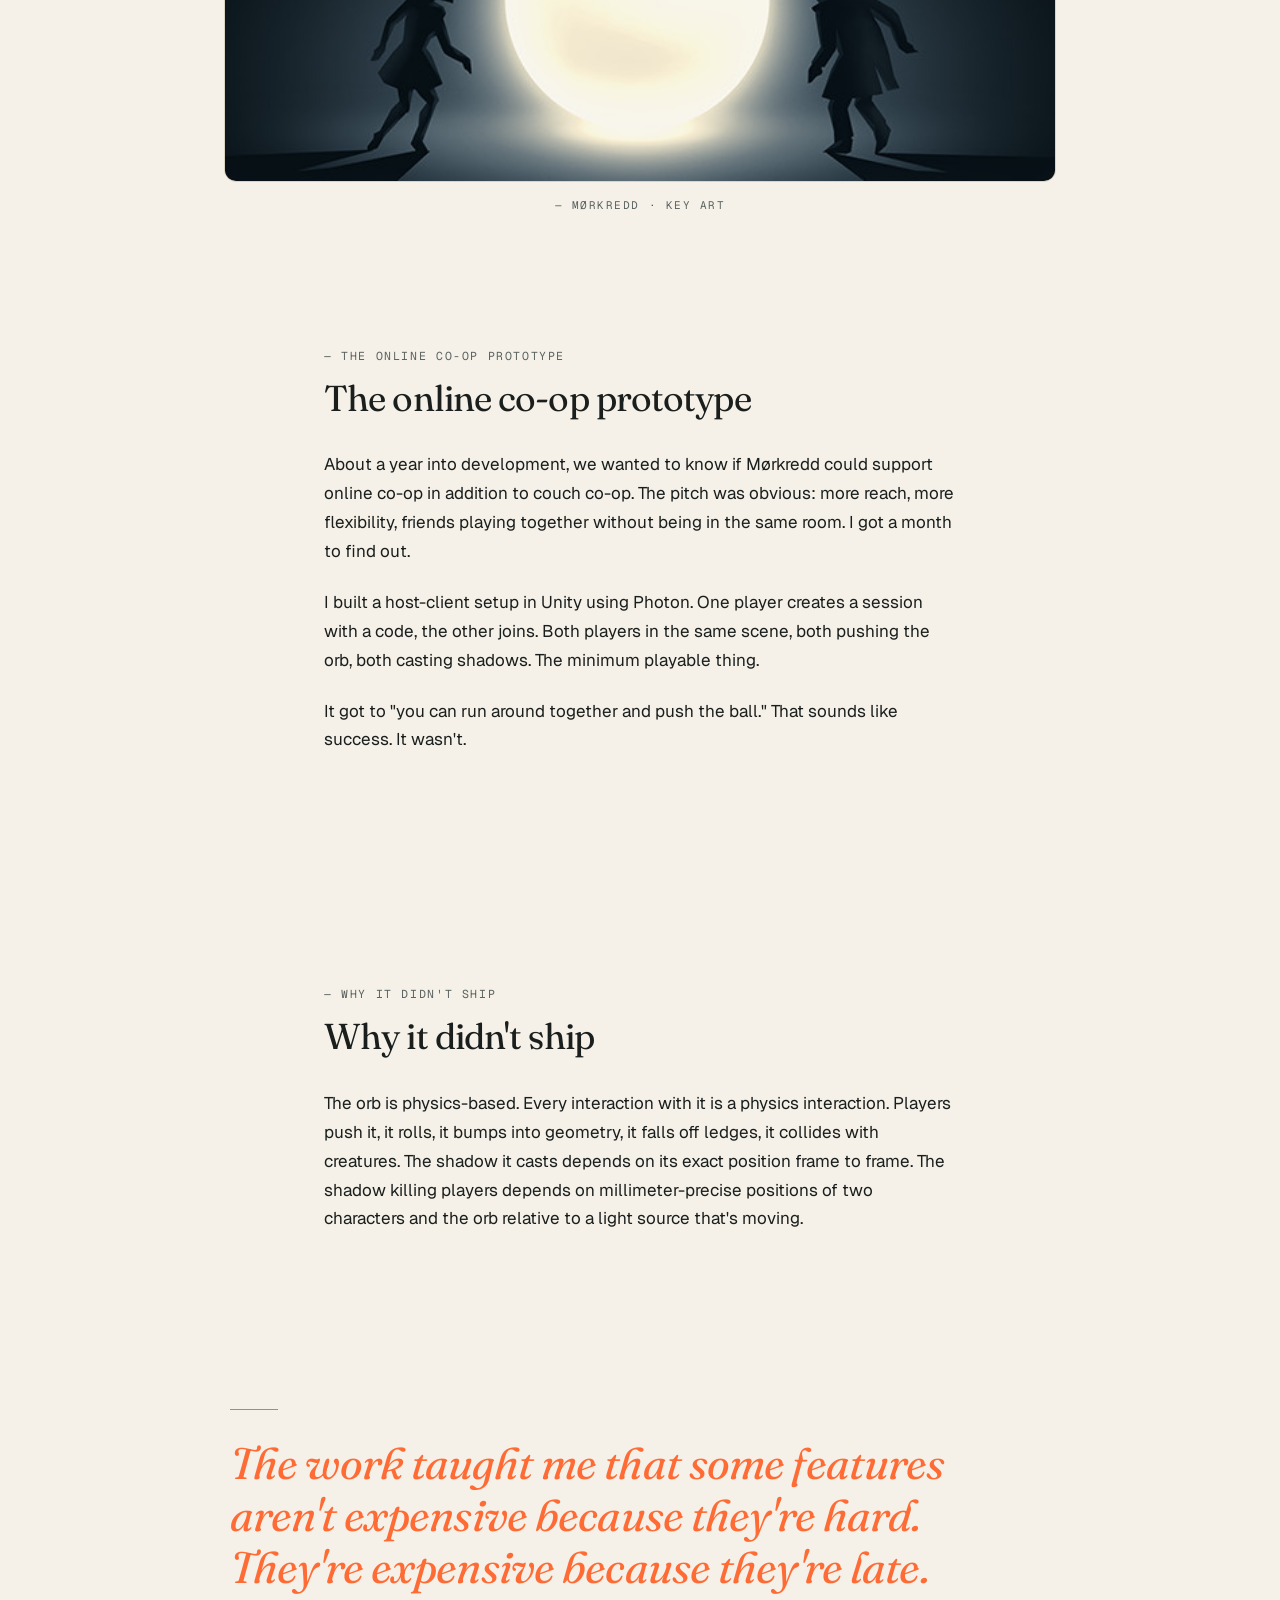
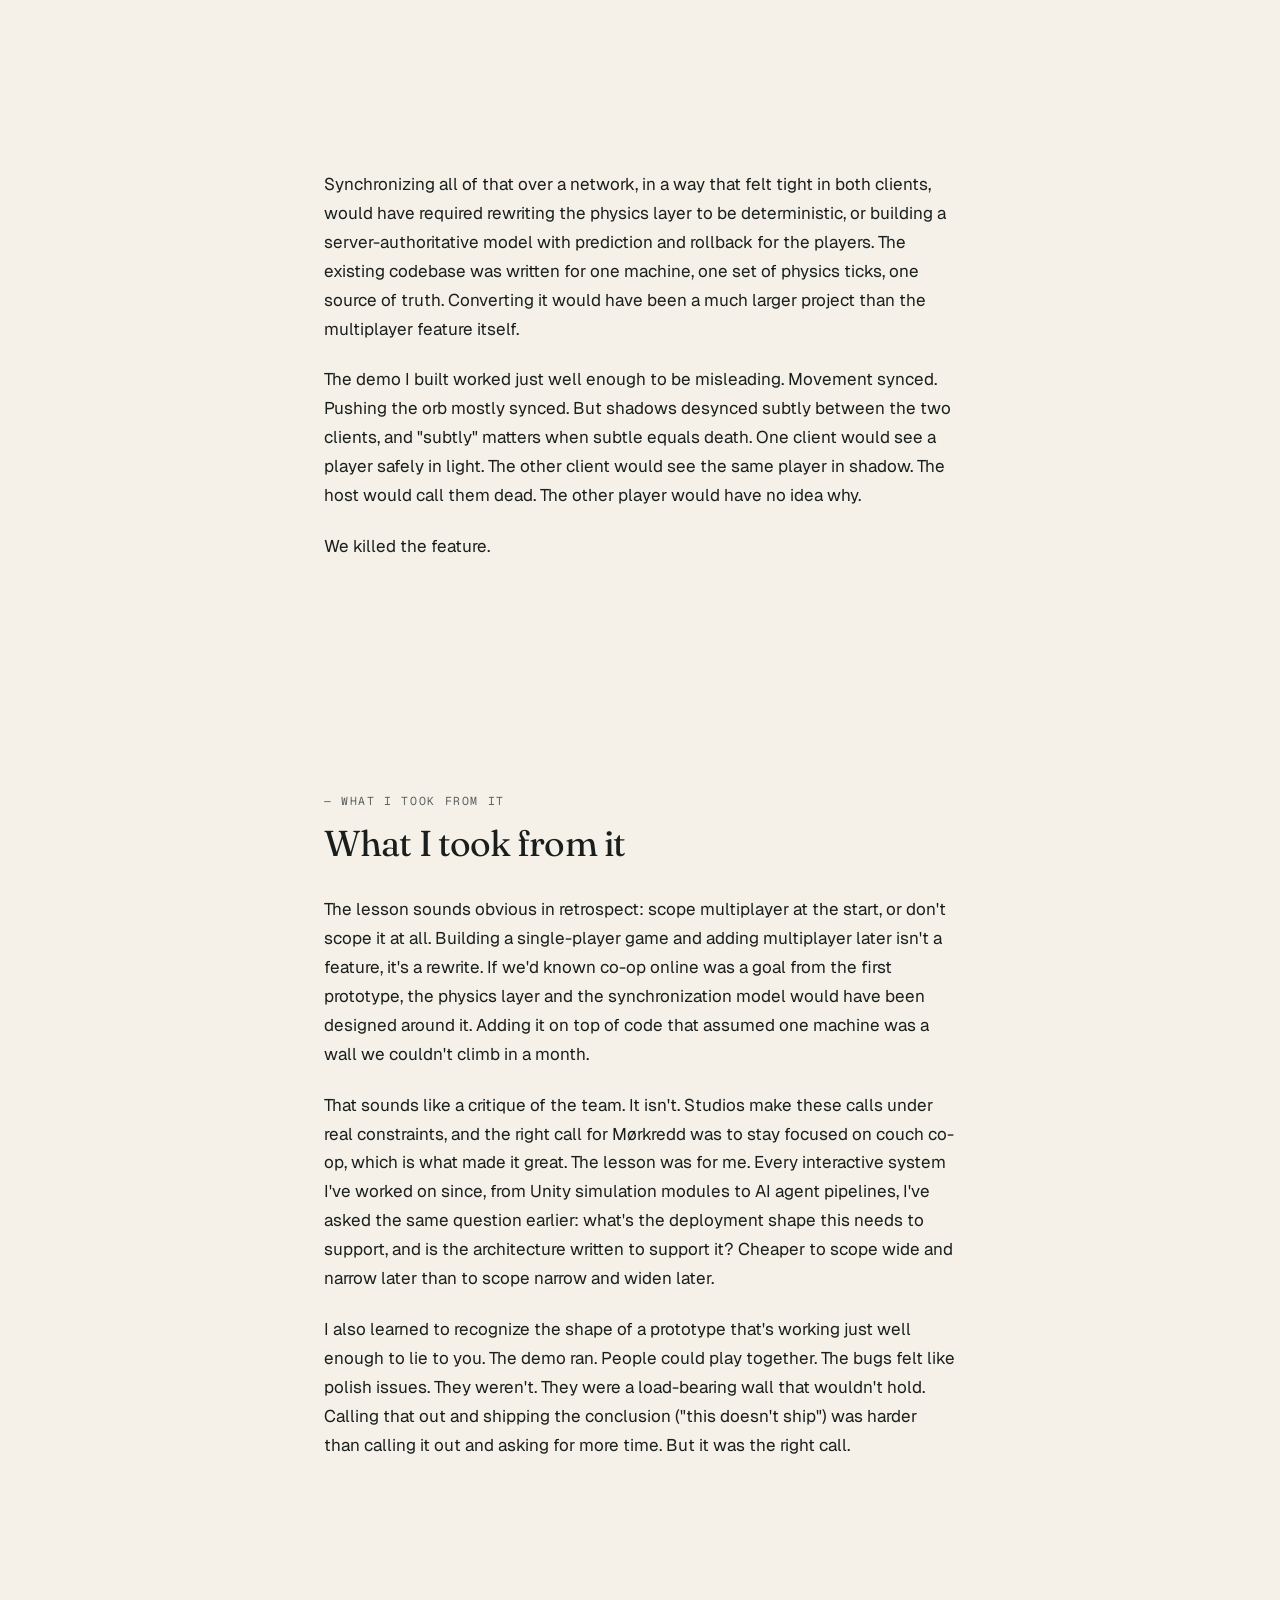
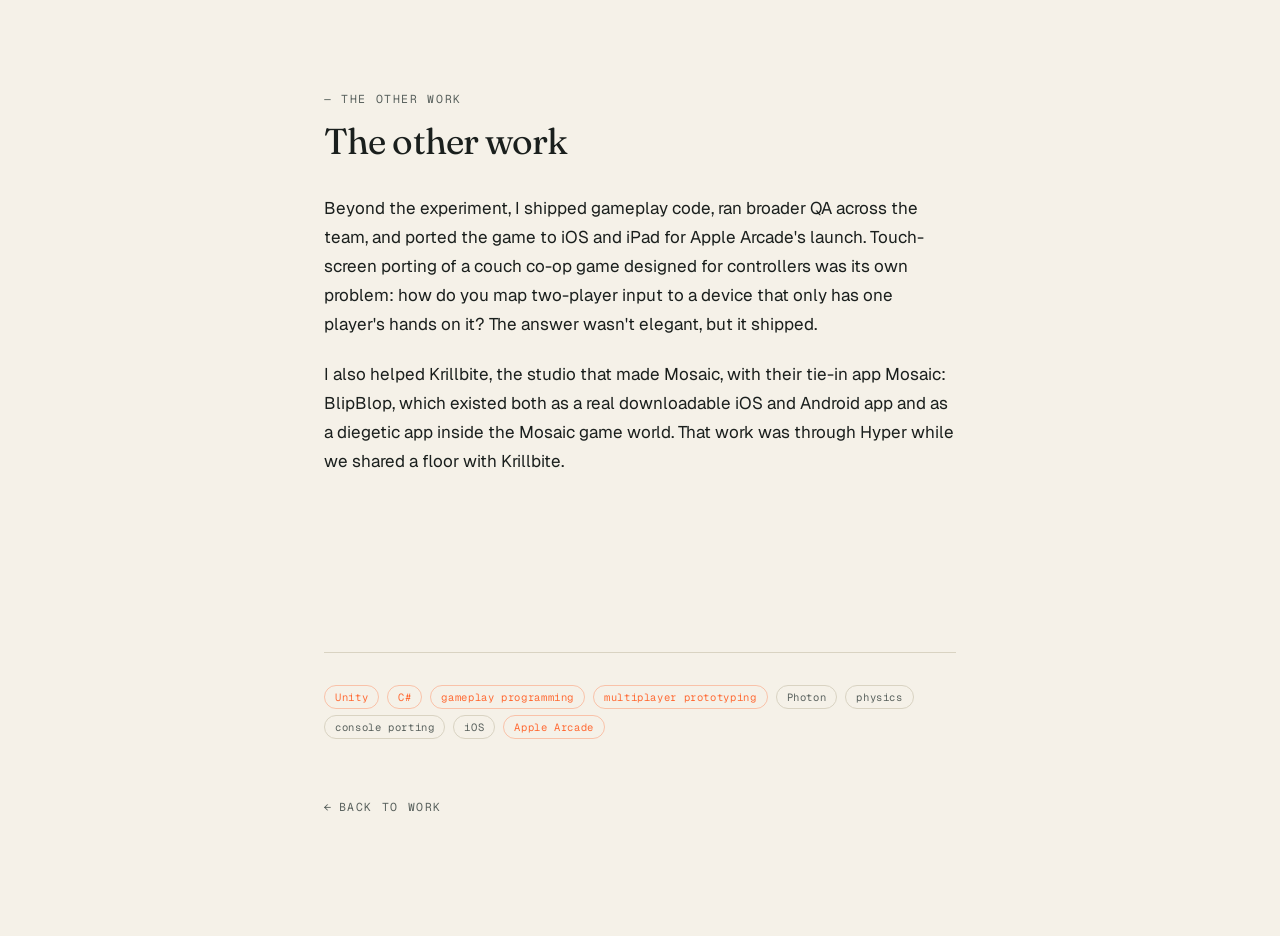
<file: work/morkredd.html>
<!DOCTYPE html>
<html lang="en" data-theme="dark">
<head>
<meta charset="UTF-8" />
<meta name="viewport" content="width=device-width, initial-scale=1.0" />
<title>Mørkredd — Kasper Mork Lunde</title>
<meta name="description" content="Gameplay programmer on Mørkredd, winner of Game of the Year, Best Game Design, and Best Art at the Nordic Game Awards 2021. Hyper Games, 2019.">
<meta name="author" content="Kasper Mork Lunde">
<meta name="theme-color" content="#0A0E0D" media="(prefers-color-scheme: dark)">
<meta name="theme-color" content="#F5F1E8" media="(prefers-color-scheme: light)">

<!-- Open Graph -->
<meta property="og:type" content="website">
<meta property="og:site_name" content="Kasper Mork Lunde">
<meta property="og:locale" content="en_US">
<meta property="og:title" content="Mørkredd — Killing my own work on an award-winning game">
<meta property="og:description" content="Gameplay programmer on a Nordic Game of the Year winner. Including the multiplayer prototype that didn't ship.">
<meta property="og:url" content="https://kaslun.github.io/portfolio/work/morkredd.html">
<meta property="og:image" content="https://kaslun.github.io/portfolio/assets/og-image.png">
<meta property="og:image:width" content="1200">
<meta property="og:image:height" content="630">
<meta property="og:image:alt" content="Kasper Mork Lunde — personal portfolio">

<!-- Twitter Card -->
<meta name="twitter:card" content="summary_large_image">
<meta name="twitter:image" content="https://kaslun.github.io/portfolio/assets/og-image.png">

<!-- Canonical -->
<link rel="canonical" href="https://kaslun.github.io/portfolio/work/morkredd.html">
<link rel="icon" href="../assets/favicon.svg" type="image/svg+xml" />
<link rel="stylesheet" href="../styles.css" />

<script>
  // Theme: localStorage > system preference > dark. Set before first paint.
  (function () {
    try {
      var saved = localStorage.getItem("kml-theme");
      var prefersLight = window.matchMedia && window.matchMedia("(prefers-color-scheme: light)").matches;
      var theme = saved || (prefersLight ? "light" : "dark");
      document.documentElement.setAttribute("data-theme", theme);
    } catch (e) {
      document.documentElement.setAttribute("data-theme", "dark");
    }
  })();
</script>
<script type="application/ld+json">
{
  "@context": "https://schema.org",
  "@type": "CreativeWork",
  "name": "Mørkredd",
  "creator": {
    "@type": "Person",
    "name": "Kasper Mork Lunde",
    "url": "https://kaslun.github.io/portfolio/"
  },
  "datePublished": "2019",
  "description": "Gameplay programmer on Mørkredd, winner of Game of the Year, Best Game Design, and Best Art at the Nordic Game Awards 2021. Hyper Games, 2019.",
  "url": "https://kaslun.github.io/portfolio/work/morkredd.html"
}
</script>
</head>
<body>

  <!-- Theme toggle: persistent, top-right -->
  <button class="theme-toggle" id="themeToggle" aria-label="Toggle color theme">
    <span class="dot" aria-hidden="true"></span>
    <span class="label" id="themeLabel">Light</span>
  </button>

  <main class="case">

    <!-- Atmospheric blur in hero area -->
    <div class="case-bg" aria-hidden="true"></div>

    <div class="case-shell">

      <!-- back to work, top-left -->
      <a class="back-link" href="../index.html#work">
        <span class="arr-back">←</span>
        <span>Back to work</span>
      </a>

      <!-- ===== Header block ===== -->
      <header class="case-header">
        <span class="case-num" aria-hidden="true">03</span>
        <h1 class="case-title">Killing my own work on an award-winning game</h1>
        <p class="case-frame">
          Gameplay programmer at Hyper Games on Mørkredd, a physics-based co-op puzzle game that won Game of the Year, Best Game Design, and Best Art at the Nordic Game Awards 2021. My job was a mix of gameplay code, console porting, broader QA, and one experiment that didn't ship.
        </p>
      </header>

      <!-- ===== § What the game is ===== -->
      <section class="case-section">
        <span class="case-eyebrow">— What the game is</span>
        <h2 class="case-h2">What the game is</h2>
        <div class="case-prose">
          <p>
            Mørkredd is a couch co-op puzzle game where two players push a glowing orb through a dark world. The orb is the only light source. The shadow it casts behind each player kills the other if they step into it. Sixty puzzles across a few hours of play, designed co-op from the first prototype.
          </p>
          <p>
            The mechanic is hard to describe and obvious in five seconds of play. That's the design win, and it's not mine to claim. I shipped code, fixed bugs, ported the game to iOS and iPad for one of Apple Arcade's launch titles, and ran a one-month experiment to see if online multiplayer was possible.
          </p>
          <p>
            The experiment is the interesting part.
          </p>
        </div>
      </section>

    </div>

    <!-- ===== Reserved slot: gameplay screenshot ===== -->
    <div class="case-shell-wide">
      <figure class="case-figure">
        <img src="../assets/work/morkredd-keyart.jpg" alt="Mørkredd key art: two silhouetted characters flanking a glowing white orb in a dark world, casting long shadows on the ground." loading="lazy">
        <figcaption class="case-figcaption">— Mørkredd · key art</figcaption>
      </figure>
    </div>

    <div class="case-shell">

      <!-- ===== § The online co-op prototype ===== -->
      <section class="case-section">
        <span class="case-eyebrow">— The online co-op prototype</span>
        <h2 class="case-h2">The online co-op prototype</h2>
        <div class="case-prose">
          <p>
            About a year into development, we wanted to know if Mørkredd could support online co-op in addition to couch co-op. The pitch was obvious: more reach, more flexibility, friends playing together without being in the same room. I got a month to find out.
          </p>
          <p>
            I built a host-client setup in Unity using Photon. One player creates a session with a code, the other joins. Both players in the same scene, both pushing the orb, both casting shadows. The minimum playable thing.
          </p>
          <p>
            It got to "you can run around together and push the ball." That sounds like success. It wasn't.
          </p>
        </div>
      </section>

      <!-- ===== § Why it didn't ship ===== -->
      <section class="case-section">
        <span class="case-eyebrow">— Why it didn't ship</span>
        <h2 class="case-h2">Why it didn't ship</h2>
        <div class="case-prose">
          <p>
            The orb is physics-based. Every interaction with it is a physics interaction. Players push it, it rolls, it bumps into geometry, it falls off ledges, it collides with creatures. The shadow it casts depends on its exact position frame to frame. The shadow killing players depends on millimeter-precise positions of two characters and the orb relative to a light source that's moving.
          </p>
        </div>
      </section>

    </div>

    <!-- ===== Pull quote (breaks out wider than the body column) ===== -->
    <div class="case-shell-wide">
      <blockquote class="case-pullquote">
        The work taught me that some features aren't expensive because they're hard. They're expensive because they're late.
      </blockquote>
    </div>

    <div class="case-shell">

      <section class="case-section" style="margin-top: 0;">
        <div class="case-prose">
          <p>
            Synchronizing all of that over a network, in a way that felt tight in both clients, would have required rewriting the physics layer to be deterministic, or building a server-authoritative model with prediction and rollback for the players. The existing codebase was written for one machine, one set of physics ticks, one source of truth. Converting it would have been a much larger project than the multiplayer feature itself.
          </p>
          <p>
            The demo I built worked just well enough to be misleading. Movement synced. Pushing the orb mostly synced. But shadows desynced subtly between the two clients, and "subtly" matters when subtle equals death. One client would see a player safely in light. The other client would see the same player in shadow. The host would call them dead. The other player would have no idea why.
          </p>
          <p>
            We killed the feature.
          </p>
        </div>
      </section>

      <!-- ===== § What I took from it ===== -->
      <section class="case-section">
        <span class="case-eyebrow">— What I took from it</span>
        <h2 class="case-h2">What I took from it</h2>
        <div class="case-prose">
          <p>
            The lesson sounds obvious in retrospect: scope multiplayer at the start, or don't scope it at all. Building a single-player game and adding multiplayer later isn't a feature, it's a rewrite. If we'd known co-op online was a goal from the first prototype, the physics layer and the synchronization model would have been designed around it. Adding it on top of code that assumed one machine was a wall we couldn't climb in a month.
          </p>
          <p>
            That sounds like a critique of the team. It isn't. Studios make these calls under real constraints, and the right call for Mørkredd was to stay focused on couch co-op, which is what made it great. The lesson was for me. Every interactive system I've worked on since, from Unity simulation modules to AI agent pipelines, I've asked the same question earlier: what's the deployment shape this needs to support, and is the architecture written to support it? Cheaper to scope wide and narrow later than to scope narrow and widen later.
          </p>
          <p>
            I also learned to recognize the shape of a prototype that's working just well enough to lie to you. The demo ran. People could play together. The bugs felt like polish issues. They weren't. They were a load-bearing wall that wouldn't hold. Calling that out and shipping the conclusion ("this doesn't ship") was harder than calling it out and asking for more time. But it was the right call.
          </p>
        </div>
      </section>

      <!-- ===== § The other work ===== -->
      <section class="case-section">
        <span class="case-eyebrow">— The other work</span>
        <h2 class="case-h2">The other work</h2>
        <div class="case-prose">
          <p>
            Beyond the experiment, I shipped gameplay code, ran broader QA across the team, and ported the game to iOS and iPad for Apple Arcade's launch. Touch-screen porting of a couch co-op game designed for controllers was its own problem: how do you map two-player input to a device that only has one player's hands on it? The answer wasn't elegant, but it shipped.
          </p>
          <p>
            I also helped Krillbite, the studio that made Mosaic, with their tie-in app Mosaic: BlipBlop, which existed both as a real downloadable iOS and Android app and as a diegetic app inside the Mosaic game world. That work was through Hyper while we shared a floor with Krillbite.
          </p>
        </div>
      </section>

      <!-- ===== Tags ===== -->
      <div class="case-tags">
        <span class="tag tag-orange">Unity</span>
        <span class="tag tag-orange">C#</span>
        <span class="tag tag-orange">gameplay programming</span>
        <span class="tag tag-orange">multiplayer prototyping</span>
        <span class="tag tag-violet">Photon</span>
        <span class="tag tag-violet">physics</span>
        <span class="tag tag-violet">console porting</span>
        <span class="tag tag-violet">iOS</span>
        <span class="tag tag-orange">Apple Arcade</span>
      </div>

      <!-- ===== Bottom back link ===== -->
      <div class="case-bottom-nav">
        <a class="back-link" href="../index.html#work">
          <span class="arr-back">←</span>
          <span>Back to work</span>
        </a>
      </div>

    </div>

  </main>

  <script>
    // Theme toggle wiring
    (function () {
      var btn = document.getElementById("themeToggle");
      var label = document.getElementById("themeLabel");

      function syncLabel() {
        var theme = document.documentElement.getAttribute("data-theme") || "dark";
        label.textContent = theme === "dark" ? "Light" : "Dark";
      }
      syncLabel();

      btn.addEventListener("click", function () {
        var current = document.documentElement.getAttribute("data-theme") || "dark";
        var next = current === "dark" ? "light" : "dark";
        document.documentElement.setAttribute("data-theme", next);
        try { localStorage.setItem("kml-theme", next); } catch (e) {}
        syncLabel();
      });
    })();
  </script>

</body>
</html>
</file>
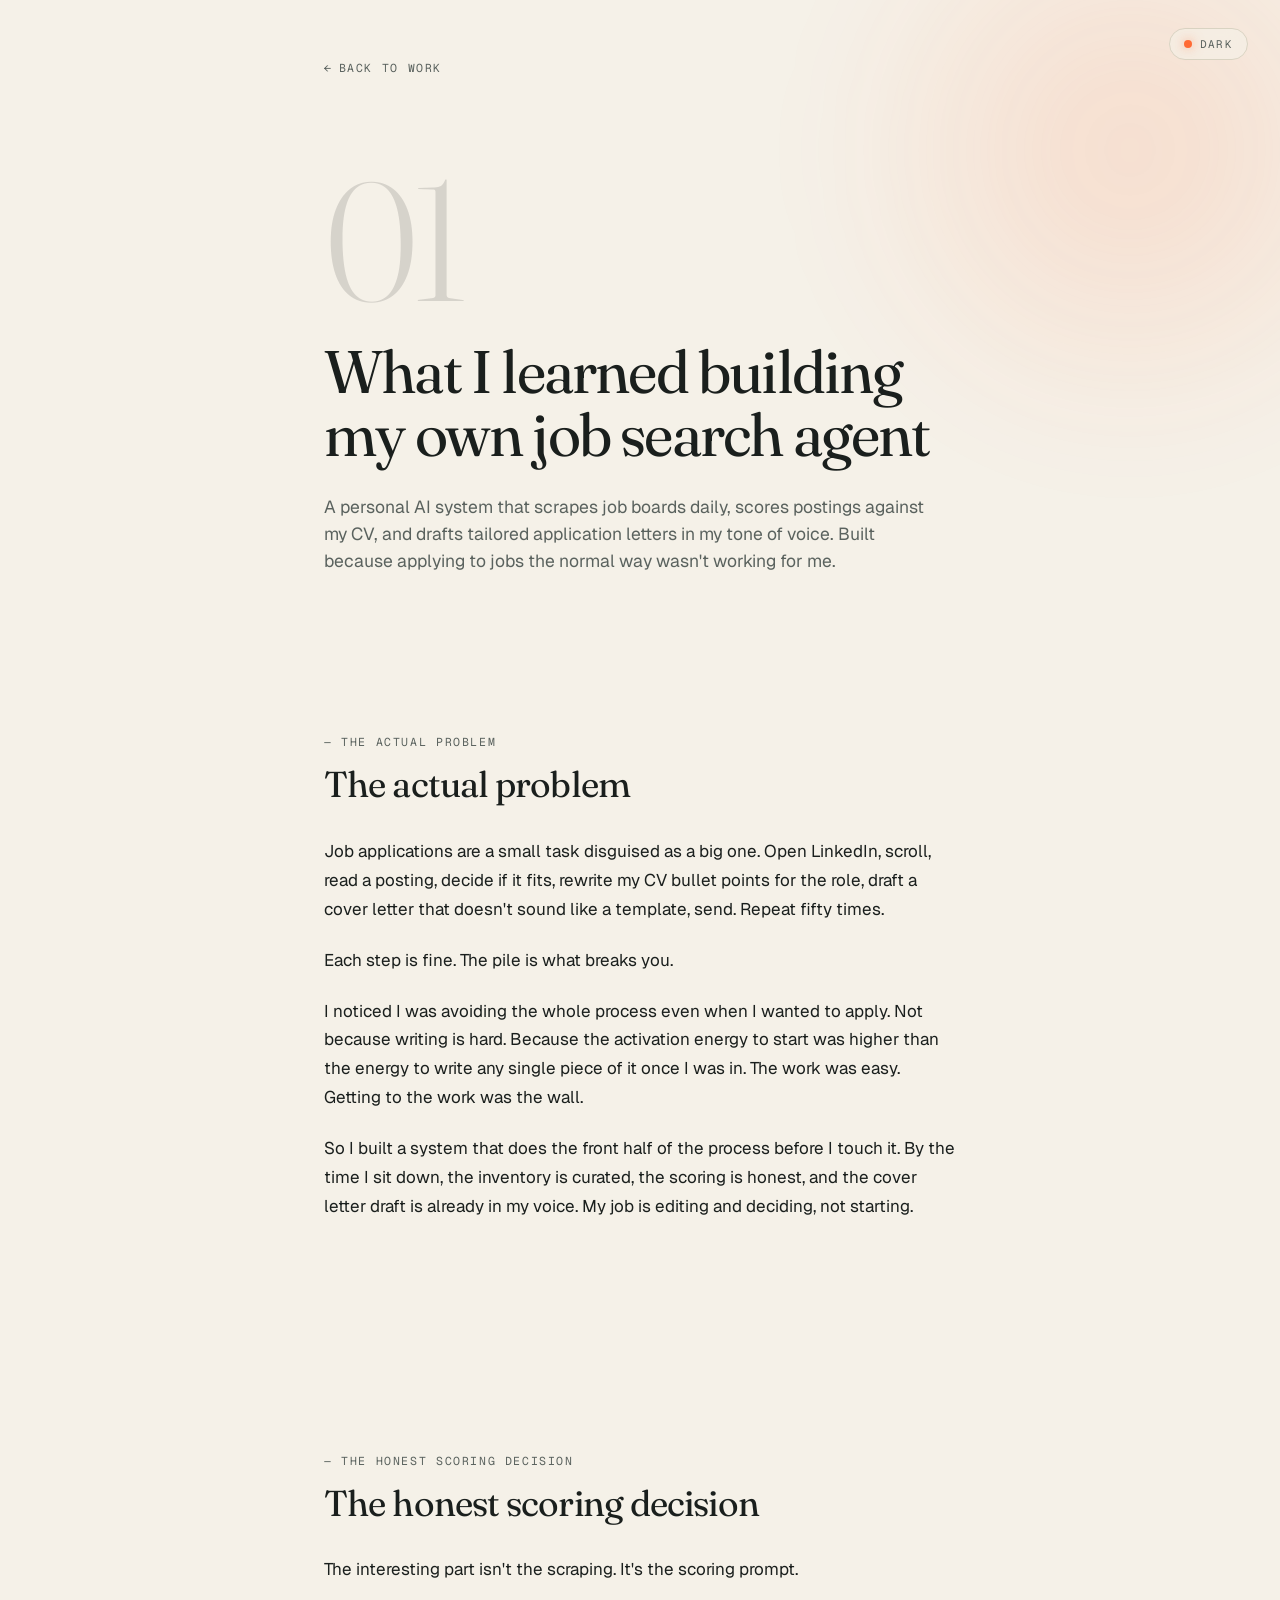
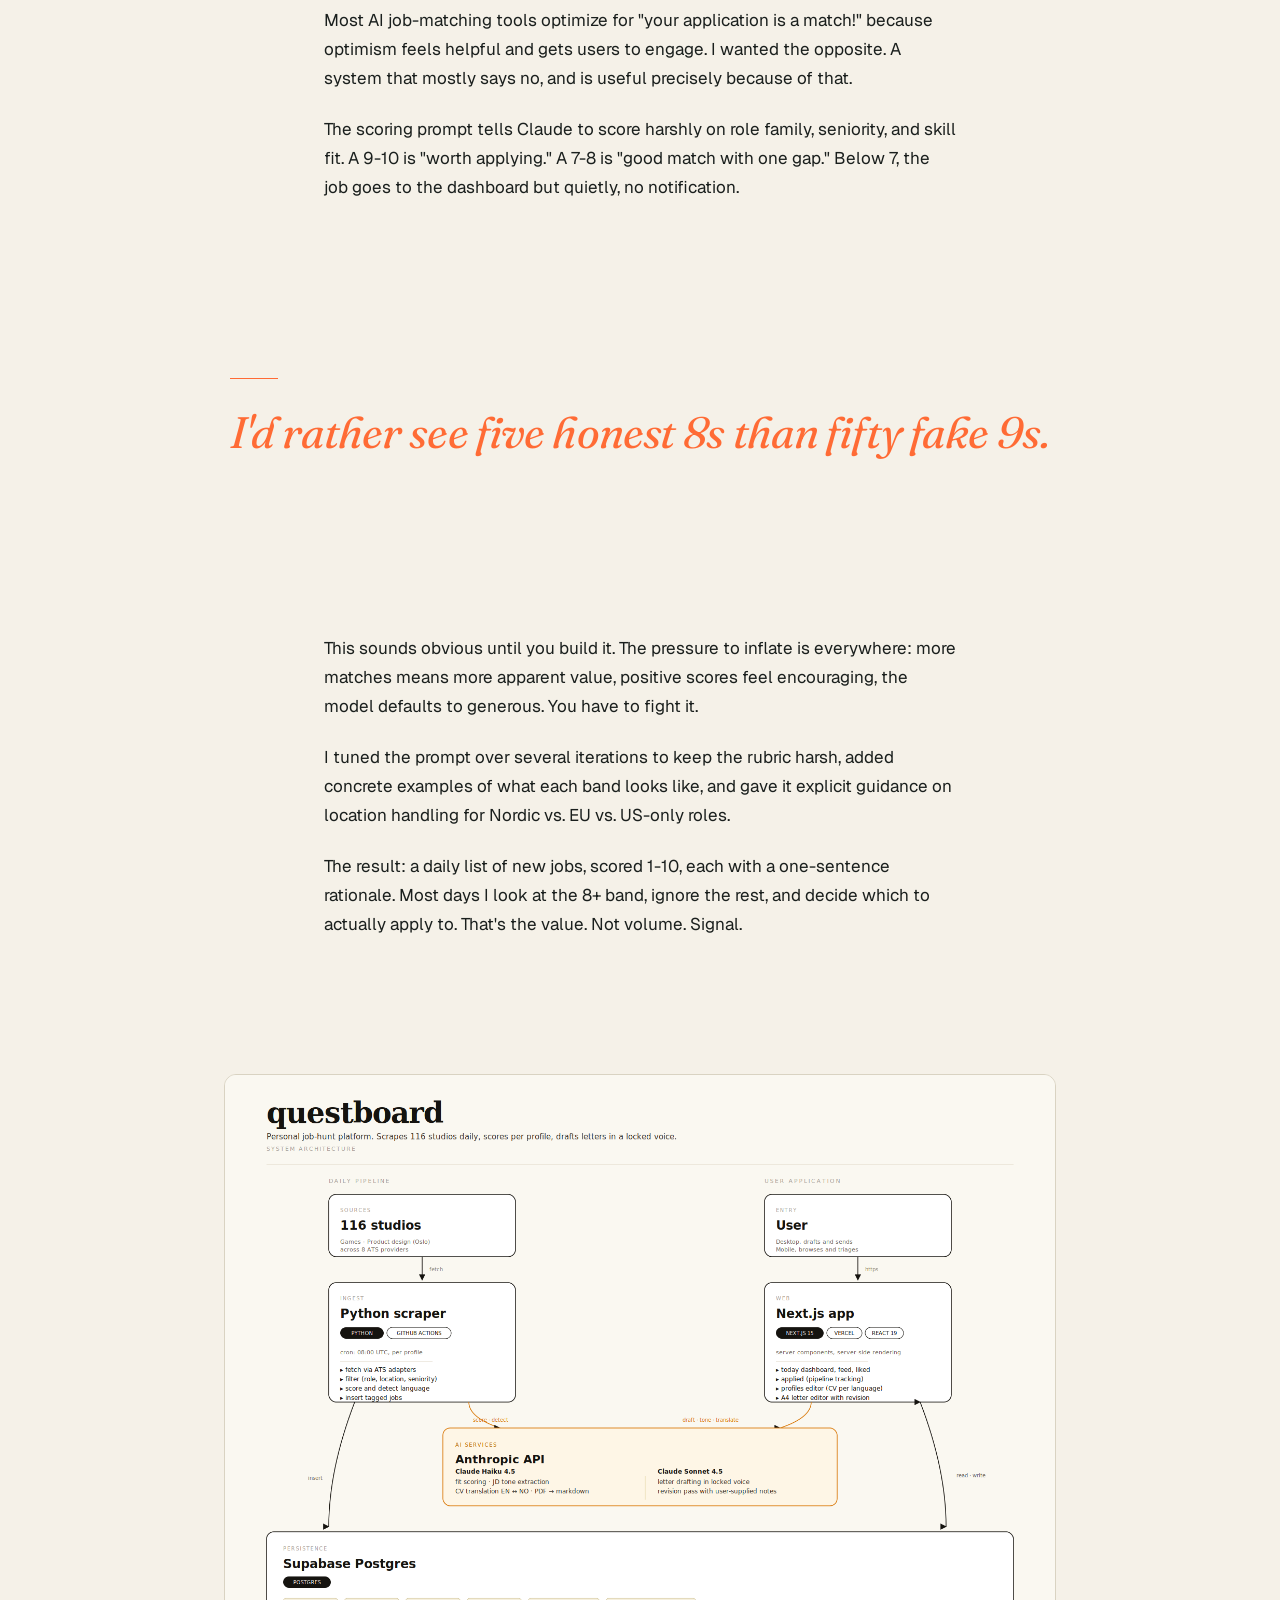
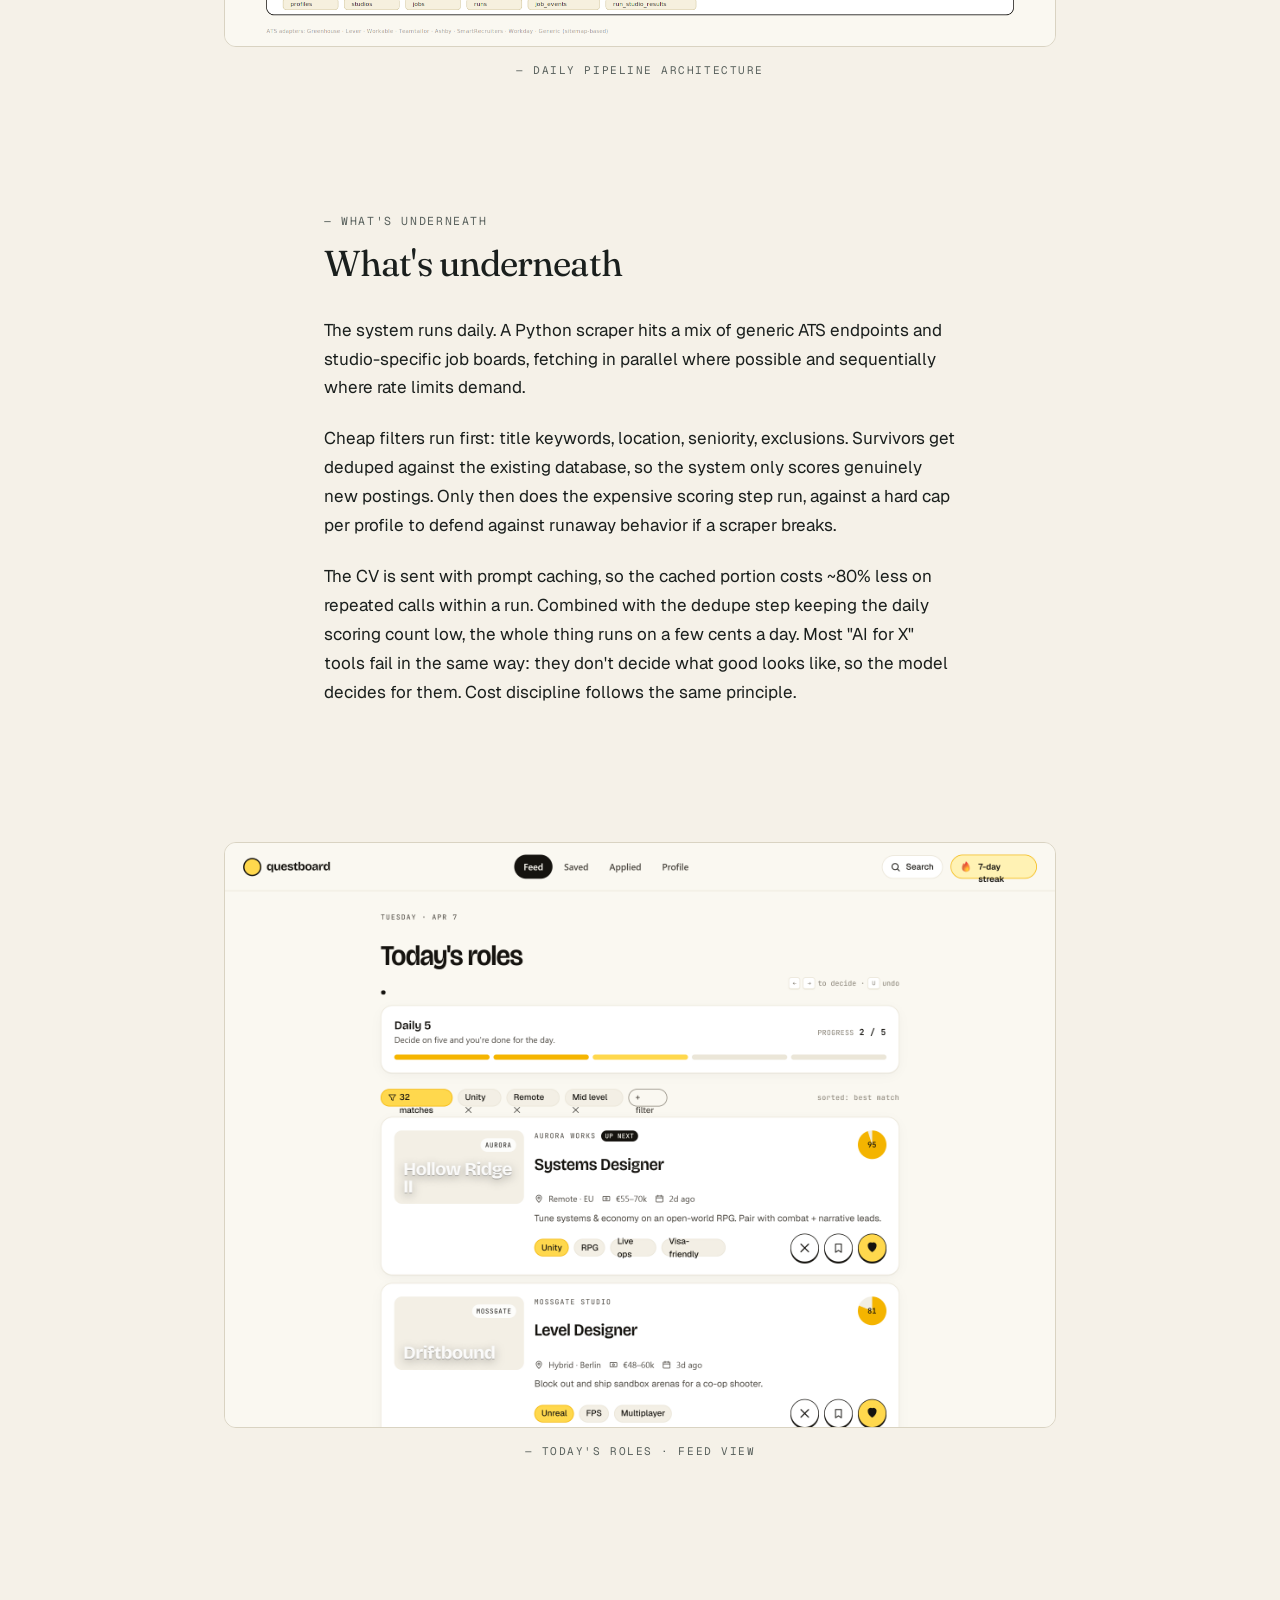
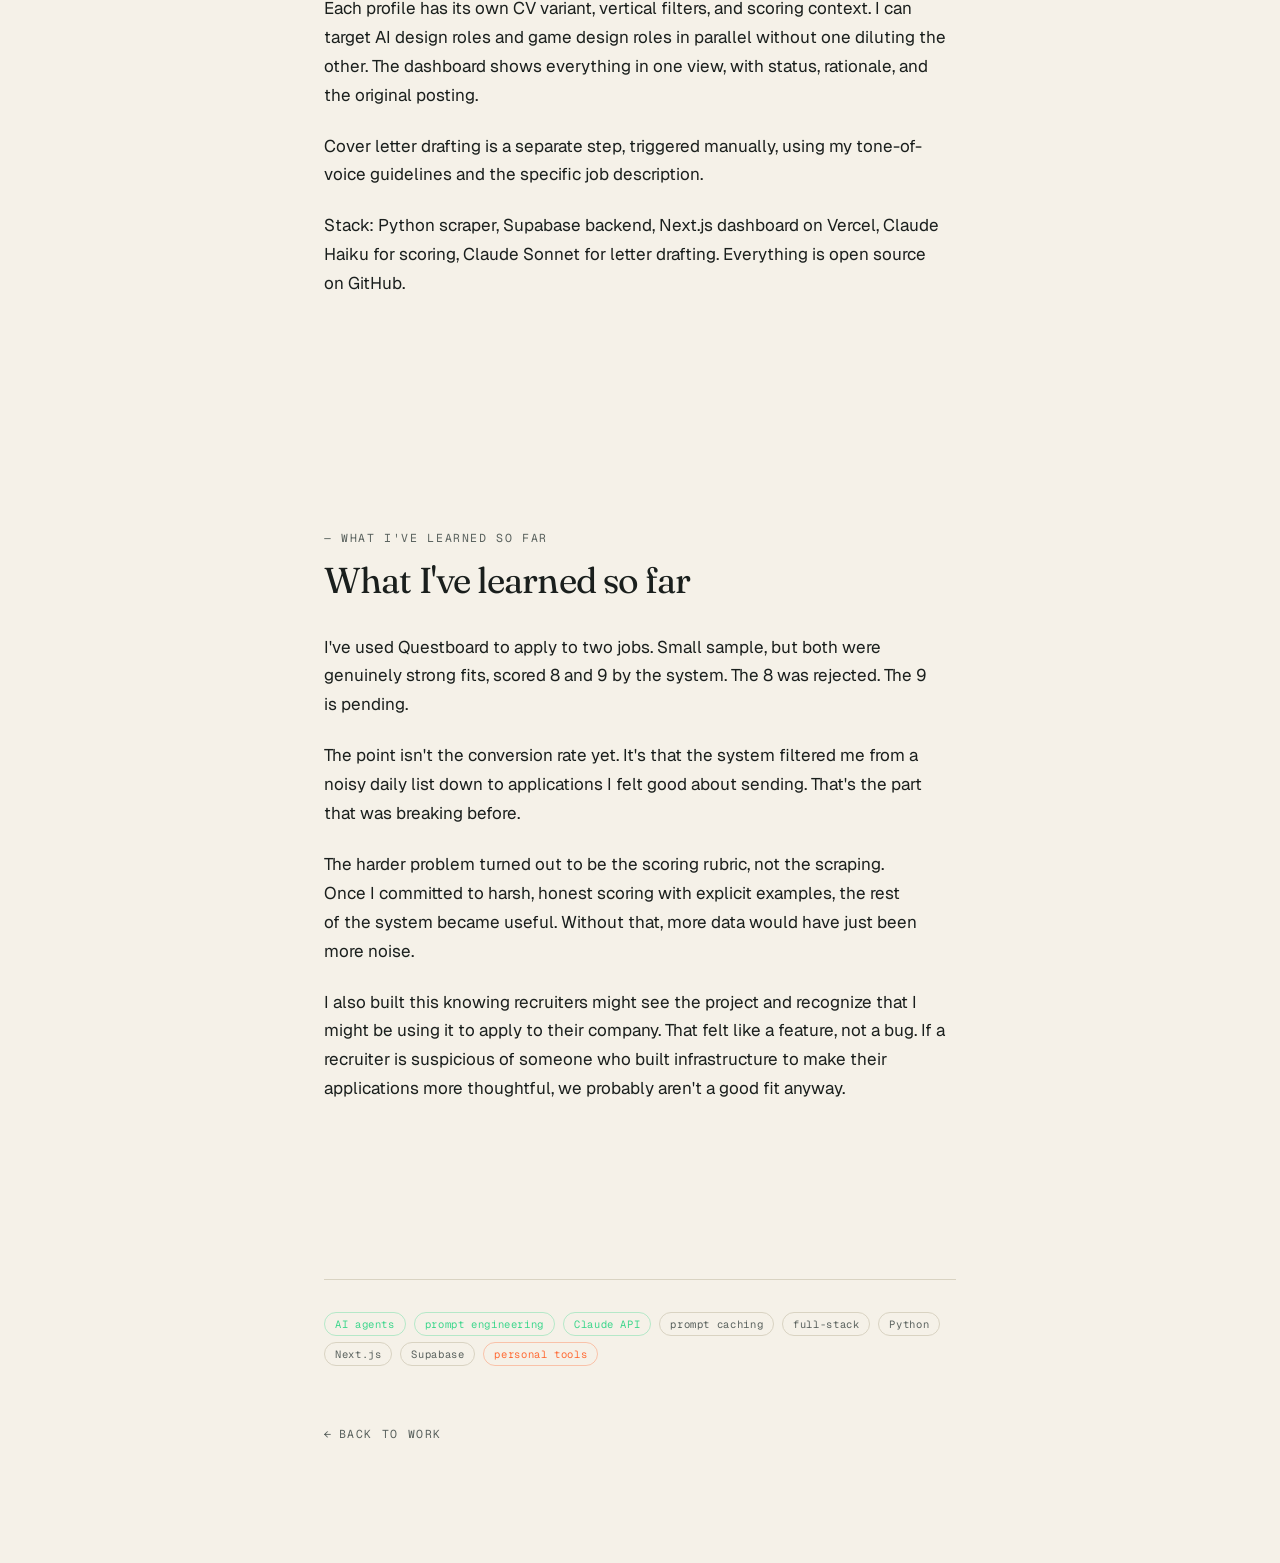
<file: work/questboard.html>
<!DOCTYPE html>
<html lang="en" data-theme="dark">
<head>
<meta charset="UTF-8" />
<meta name="viewport" content="width=device-width, initial-scale=1.0" />
<title>Questboard — Kasper Mork Lunde</title>
<meta name="description" content="A personal AI system that scrapes job boards daily, scores postings against my CV, and drafts tailored application letters. Prompt engineering, Claude API, full-stack.">
<meta name="author" content="Kasper Mork Lunde">
<meta name="theme-color" content="#0A0E0D" media="(prefers-color-scheme: dark)">
<meta name="theme-color" content="#F5F1E8" media="(prefers-color-scheme: light)">

<!-- Open Graph -->
<meta property="og:type" content="website">
<meta property="og:site_name" content="Kasper Mork Lunde">
<meta property="og:locale" content="en_US">
<meta property="og:title" content="Questboard — A personal AI job search agent">
<meta property="og:description" content="A personal AI system that scrapes job boards daily, scores postings against my CV, and drafts tailored application letters in my tone of voice.">
<meta property="og:url" content="https://kaslun.github.io/portfolio/work/questboard.html">
<meta property="og:image" content="https://kaslun.github.io/portfolio/assets/og-image.png">
<meta property="og:image:width" content="1200">
<meta property="og:image:height" content="630">
<meta property="og:image:alt" content="Kasper Mork Lunde — personal portfolio">

<!-- Twitter Card -->
<meta name="twitter:card" content="summary_large_image">
<meta name="twitter:image" content="https://kaslun.github.io/portfolio/assets/og-image.png">

<!-- Canonical -->
<link rel="canonical" href="https://kaslun.github.io/portfolio/work/questboard.html">
<link rel="icon" href="../assets/favicon.svg" type="image/svg+xml" />
<link rel="stylesheet" href="../styles.css" />

<script>
  // Theme: localStorage > system preference > dark. Set before first paint.
  (function () {
    try {
      var saved = localStorage.getItem("kml-theme");
      var prefersLight = window.matchMedia && window.matchMedia("(prefers-color-scheme: light)").matches;
      var theme = saved || (prefersLight ? "light" : "dark");
      document.documentElement.setAttribute("data-theme", theme);
    } catch (e) {
      document.documentElement.setAttribute("data-theme", "dark");
    }
  })();
</script>
<script type="application/ld+json">
{
  "@context": "https://schema.org",
  "@type": "CreativeWork",
  "name": "Questboard",
  "creator": {
    "@type": "Person",
    "name": "Kasper Mork Lunde",
    "url": "https://kaslun.github.io/portfolio/"
  },
  "datePublished": "2026",
  "description": "A personal AI system that scrapes job boards daily, scores postings against my CV, and drafts tailored application letters. Prompt engineering, Claude API, full-stack.",
  "url": "https://kaslun.github.io/portfolio/work/questboard.html"
}
</script>
</head>
<body>

  <!-- Theme toggle: persistent, top-right -->
  <button class="theme-toggle" id="themeToggle" aria-label="Toggle color theme">
    <span class="dot" aria-hidden="true"></span>
    <span class="label" id="themeLabel">Light</span>
  </button>

  <main class="case">

    <!-- Atmospheric blur in hero area -->
    <div class="case-bg" aria-hidden="true"></div>

    <div class="case-shell">

      <!-- back to work, top-left -->
      <a class="back-link" href="../index.html#work">
        <span class="arr-back">←</span>
        <span>Back to work</span>
      </a>

      <!-- ===== Header block ===== -->
      <header class="case-header">
        <span class="case-num" aria-hidden="true">01</span>
        <h1 class="case-title">What I learned building my own job search agent</h1>
        <p class="case-frame">
          A personal AI system that scrapes job boards daily, scores postings against my CV, and drafts tailored application letters in my tone of voice. Built because applying to jobs the normal way wasn't working for me.
        </p>
      </header>

      <!-- ===== § The actual problem ===== -->
      <section class="case-section">
        <span class="case-eyebrow">— The actual problem</span>
        <h2 class="case-h2">The actual problem</h2>
        <div class="case-prose">
          <p>
            Job applications are a small task disguised as a big one. Open LinkedIn, scroll, read a posting, decide if it fits, rewrite my CV bullet points for the role, draft a cover letter that doesn't sound like a template, send. Repeat fifty times.
          </p>
          <p>
            Each step is fine. The pile is what breaks you.
          </p>
          <p>
            I noticed I was avoiding the whole process even when I wanted to apply. Not because writing is hard. Because the activation energy to start was higher than the energy to write any single piece of it once I was in. The work was easy. Getting to the work was the wall.
          </p>
          <p>
            So I built a system that does the front half of the process before I touch it. By the time I sit down, the inventory is curated, the scoring is honest, and the cover letter draft is already in my voice. My job is editing and deciding, not starting.
          </p>
        </div>
      </section>

      <!-- ===== § The honest scoring decision ===== -->
      <section class="case-section">
        <span class="case-eyebrow">— The honest scoring decision</span>
        <h2 class="case-h2">The honest scoring decision</h2>
        <div class="case-prose">
          <p>
            The interesting part isn't the scraping. It's the scoring prompt.
          </p>
          <p>
            Most AI job-matching tools optimize for "your application is a match!" because optimism feels helpful and gets users to engage. I wanted the opposite. A system that mostly says no, and is useful precisely because of that.
          </p>
          <p>
            The scoring prompt tells Claude to score harshly on role family, seniority, and skill fit. A 9-10 is "worth applying." A 7-8 is "good match with one gap." Below 7, the job goes to the dashboard but quietly, no notification.
          </p>
        </div>
      </section>

    </div>

    <!-- ===== Pull quote (breaks out wider than the body column) ===== -->
    <div class="case-shell-wide">
      <blockquote class="case-pullquote">
        I'd rather see five honest 8s than fifty fake 9s.
      </blockquote>
    </div>

    <div class="case-shell">
      <section class="case-section" style="margin-top: 0;">
        <div class="case-prose">
          <p>
            This sounds obvious until you build it. The pressure to inflate is everywhere: more matches means more apparent value, positive scores feel encouraging, the model defaults to generous. You have to fight it.
          </p>
          <p>
            I tuned the prompt over several iterations to keep the rubric harsh, added concrete examples of what each band looks like, and gave it explicit guidance on location handling for Nordic vs. EU vs. US-only roles.
          </p>
          <p>
            The result: a daily list of new jobs, scored 1-10, each with a one-sentence rationale. Most days I look at the 8+ band, ignore the rest, and decide which to actually apply to. That's the value. Not volume. Signal.
          </p>
        </div>
      </section>
    </div>

    <!-- ===== Reserved slot: architecture diagram ===== -->
    <div class="case-shell-wide">
      <figure class="case-figure">
        <img src="../assets/work/questboard-architecture.png" alt="Questboard system architecture diagram: 116 studios feed a Python scraper, which writes to a Supabase Postgres database; the Anthropic API (Claude Haiku for scoring, Sonnet for letter drafting) sits between ingest and persistence; a Next.js app reads and writes from the database." loading="lazy">
        <figcaption class="case-figcaption">— Daily pipeline architecture</figcaption>
      </figure>
    </div>

    <div class="case-shell">

      <!-- ===== § What's underneath ===== -->
      <section class="case-section">
        <span class="case-eyebrow">— What's underneath</span>
        <h2 class="case-h2">What's underneath</h2>
        <div class="case-prose">
          <p>
            The system runs daily. A Python scraper hits a mix of generic ATS endpoints and studio-specific job boards, fetching in parallel where possible and sequentially where rate limits demand.
          </p>
          <p>
            Cheap filters run first: title keywords, location, seniority, exclusions. Survivors get deduped against the existing database, so the system only scores genuinely new postings. Only then does the expensive scoring step run, against a hard cap per profile to defend against runaway behavior if a scraper breaks.
          </p>
          <p>
            The CV is sent with prompt caching, so the cached portion costs ~80% less on repeated calls within a run. Combined with the dedupe step keeping the daily scoring count low, the whole thing runs on a few cents a day. Most "AI for X" tools fail in the same way: they don't decide what good looks like, so the model decides for them. Cost discipline follows the same principle.
          </p>
        </div>
      </section>

    </div>

    <!-- ===== Reserved slot: dashboard screenshot ===== -->
    <div class="case-shell-wide">
      <figure class="case-figure">
        <img src="../assets/work/questboard-dashboard.png" alt="Questboard dashboard showing Today's roles, a Daily 5 progress bar at 2 of 5, and filtered job tiles for a Systems Designer role at Aurora Works (score 95) and a Level Designer role at Mossgate Studio (score 81)." loading="lazy">
        <figcaption class="case-figcaption">— Today's roles · feed view</figcaption>
      </figure>
    </div>

    <div class="case-shell">

      <section class="case-section" style="margin-top: 56px;">
        <div class="case-prose">
          <p>
            Each profile has its own CV variant, vertical filters, and scoring context. I can target AI design roles and game design roles in parallel without one diluting the other. The dashboard shows everything in one view, with status, rationale, and the original posting.
          </p>
          <p>
            Cover letter drafting is a separate step, triggered manually, using my tone-of-voice guidelines and the specific job description.
          </p>
          <p>
            Stack: Python scraper, Supabase backend, Next.js dashboard on Vercel, Claude Haiku for scoring, Claude Sonnet for letter drafting. Everything is open source on GitHub.
          </p>
        </div>
      </section>

      <!-- ===== § What I've learned so far ===== -->
      <section class="case-section">
        <span class="case-eyebrow">— What I've learned so far</span>
        <h2 class="case-h2">What I've learned so far</h2>
        <div class="case-prose">
          <p>
            I've used Questboard to apply to two jobs. Small sample, but both were genuinely strong fits, scored 8 and 9 by the system. The 8 was rejected. The 9 is pending.
          </p>
          <p>
            The point isn't the conversion rate yet. It's that the system filtered me from a noisy daily list down to applications I felt good about sending. That's the part that was breaking before.
          </p>
          <p>
            The harder problem turned out to be the scoring rubric, not the scraping. Once I committed to harsh, honest scoring with explicit examples, the rest of the system became useful. Without that, more data would have just been more noise.
          </p>
          <p>
            I also built this knowing recruiters might see the project and recognize that I might be using it to apply to their company. That felt like a feature, not a bug. If a recruiter is suspicious of someone who built infrastructure to make their applications more thoughtful, we probably aren't a good fit anyway.
          </p>
        </div>
      </section>

      <!-- ===== Tags ===== -->
      <div class="case-tags">
        <span class="tag tag-green">AI agents</span>
        <span class="tag tag-green">prompt engineering</span>
        <span class="tag tag-green">Claude API</span>
        <span class="tag tag-violet">prompt caching</span>
        <span class="tag tag-violet">full-stack</span>
        <span class="tag tag-violet">Python</span>
        <span class="tag tag-violet">Next.js</span>
        <span class="tag tag-violet">Supabase</span>
        <span class="tag tag-orange">personal tools</span>
      </div>

      <!-- ===== Bottom back link ===== -->
      <div class="case-bottom-nav">
        <a class="back-link" href="../index.html#work">
          <span class="arr-back">←</span>
          <span>Back to work</span>
        </a>
      </div>

    </div>

  </main>

  <script>
    // Theme toggle wiring
    (function () {
      var btn = document.getElementById("themeToggle");
      var label = document.getElementById("themeLabel");

      function syncLabel() {
        var theme = document.documentElement.getAttribute("data-theme") || "dark";
        label.textContent = theme === "dark" ? "Light" : "Dark";
      }
      syncLabel();

      btn.addEventListener("click", function () {
        var current = document.documentElement.getAttribute("data-theme") || "dark";
        var next = current === "dark" ? "light" : "dark";
        document.documentElement.setAttribute("data-theme", next);
        try { localStorage.setItem("kml-theme", next); } catch (e) {}
        syncLabel();
      });
    })();
  </script>

</body>
</html>
</file>
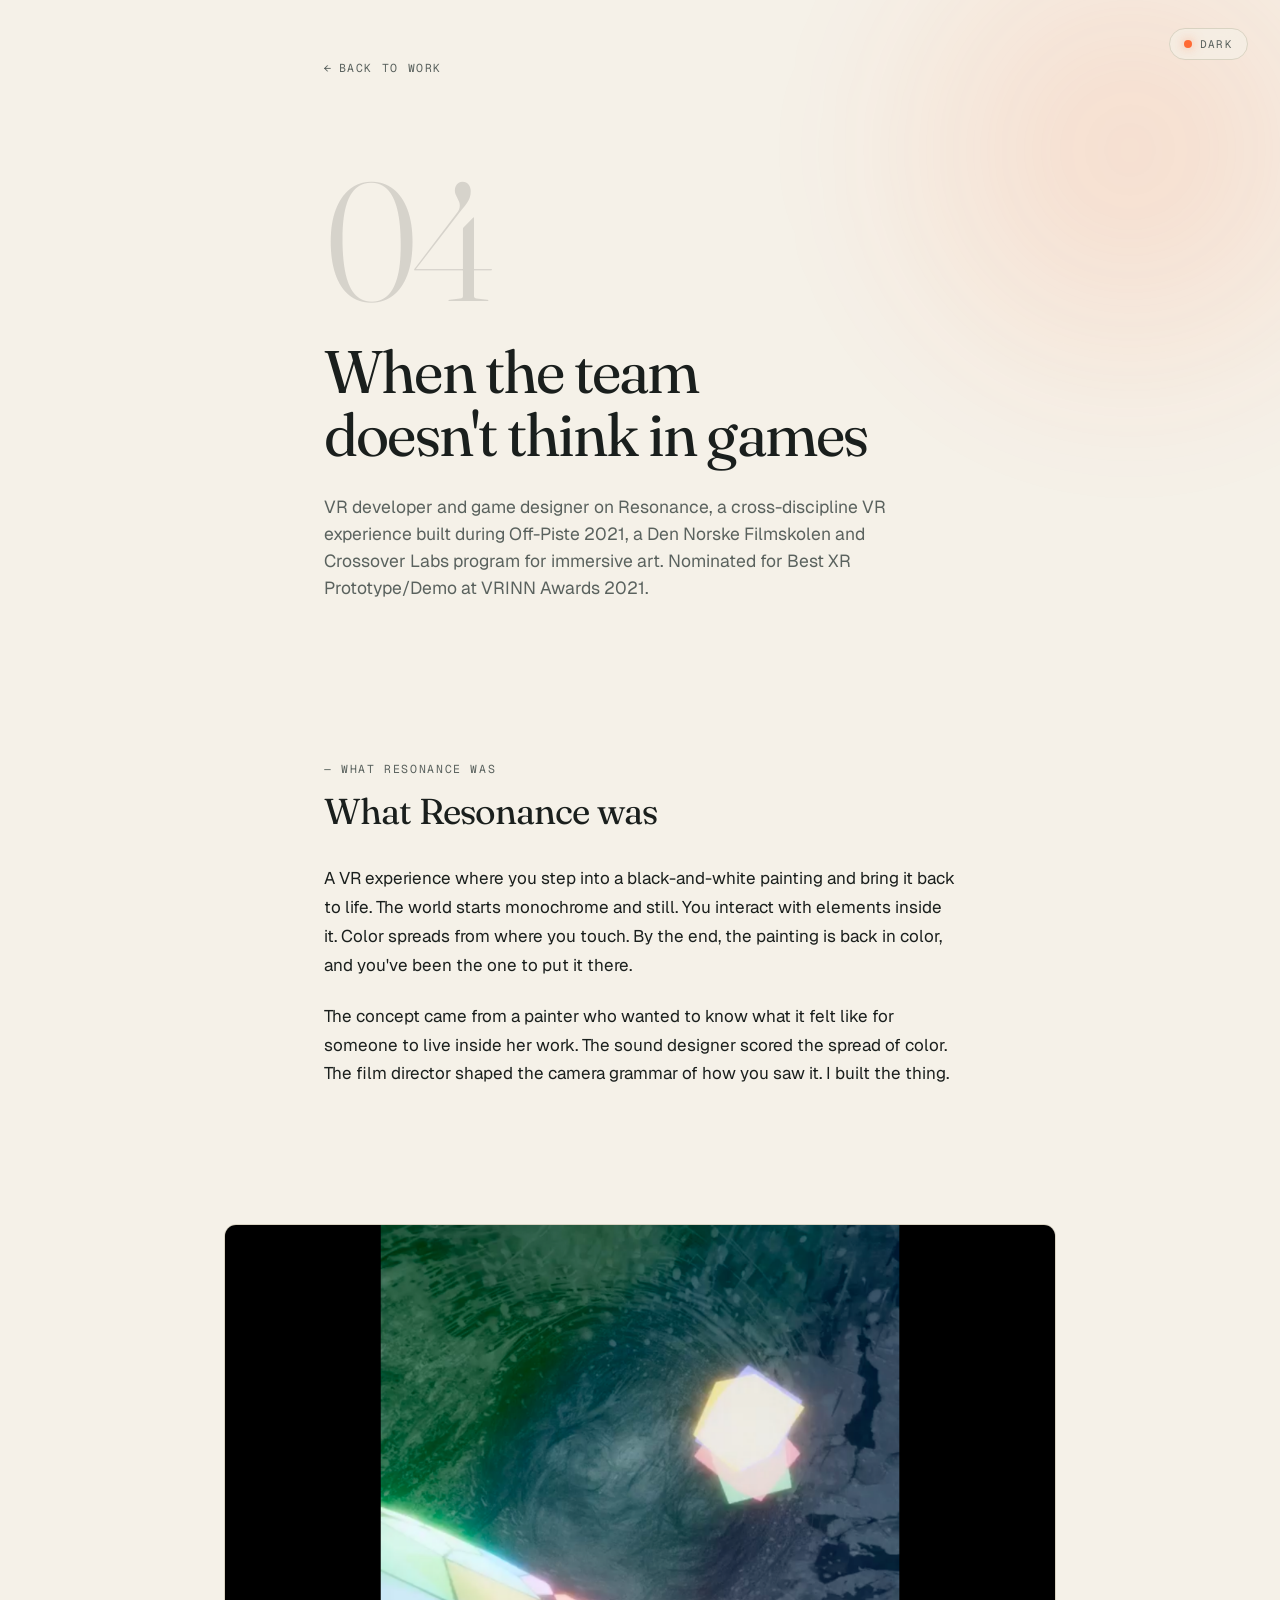
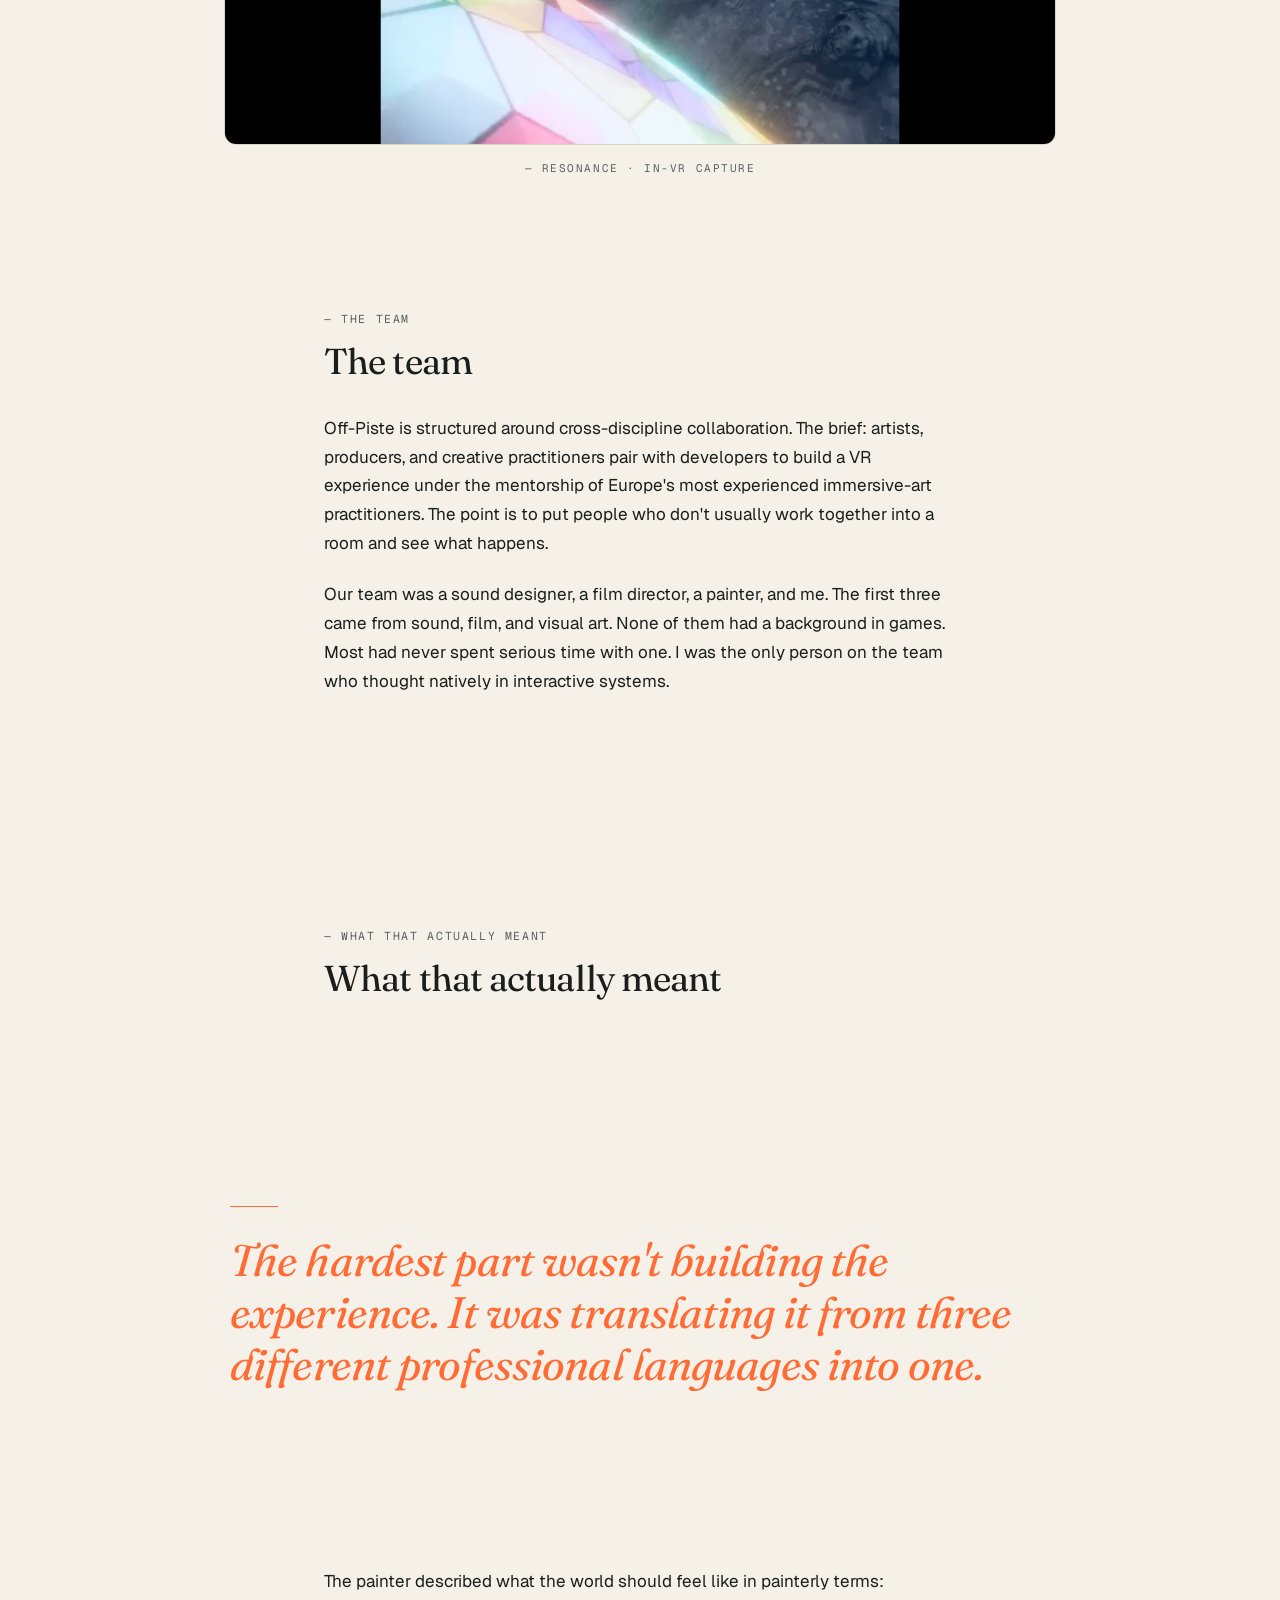
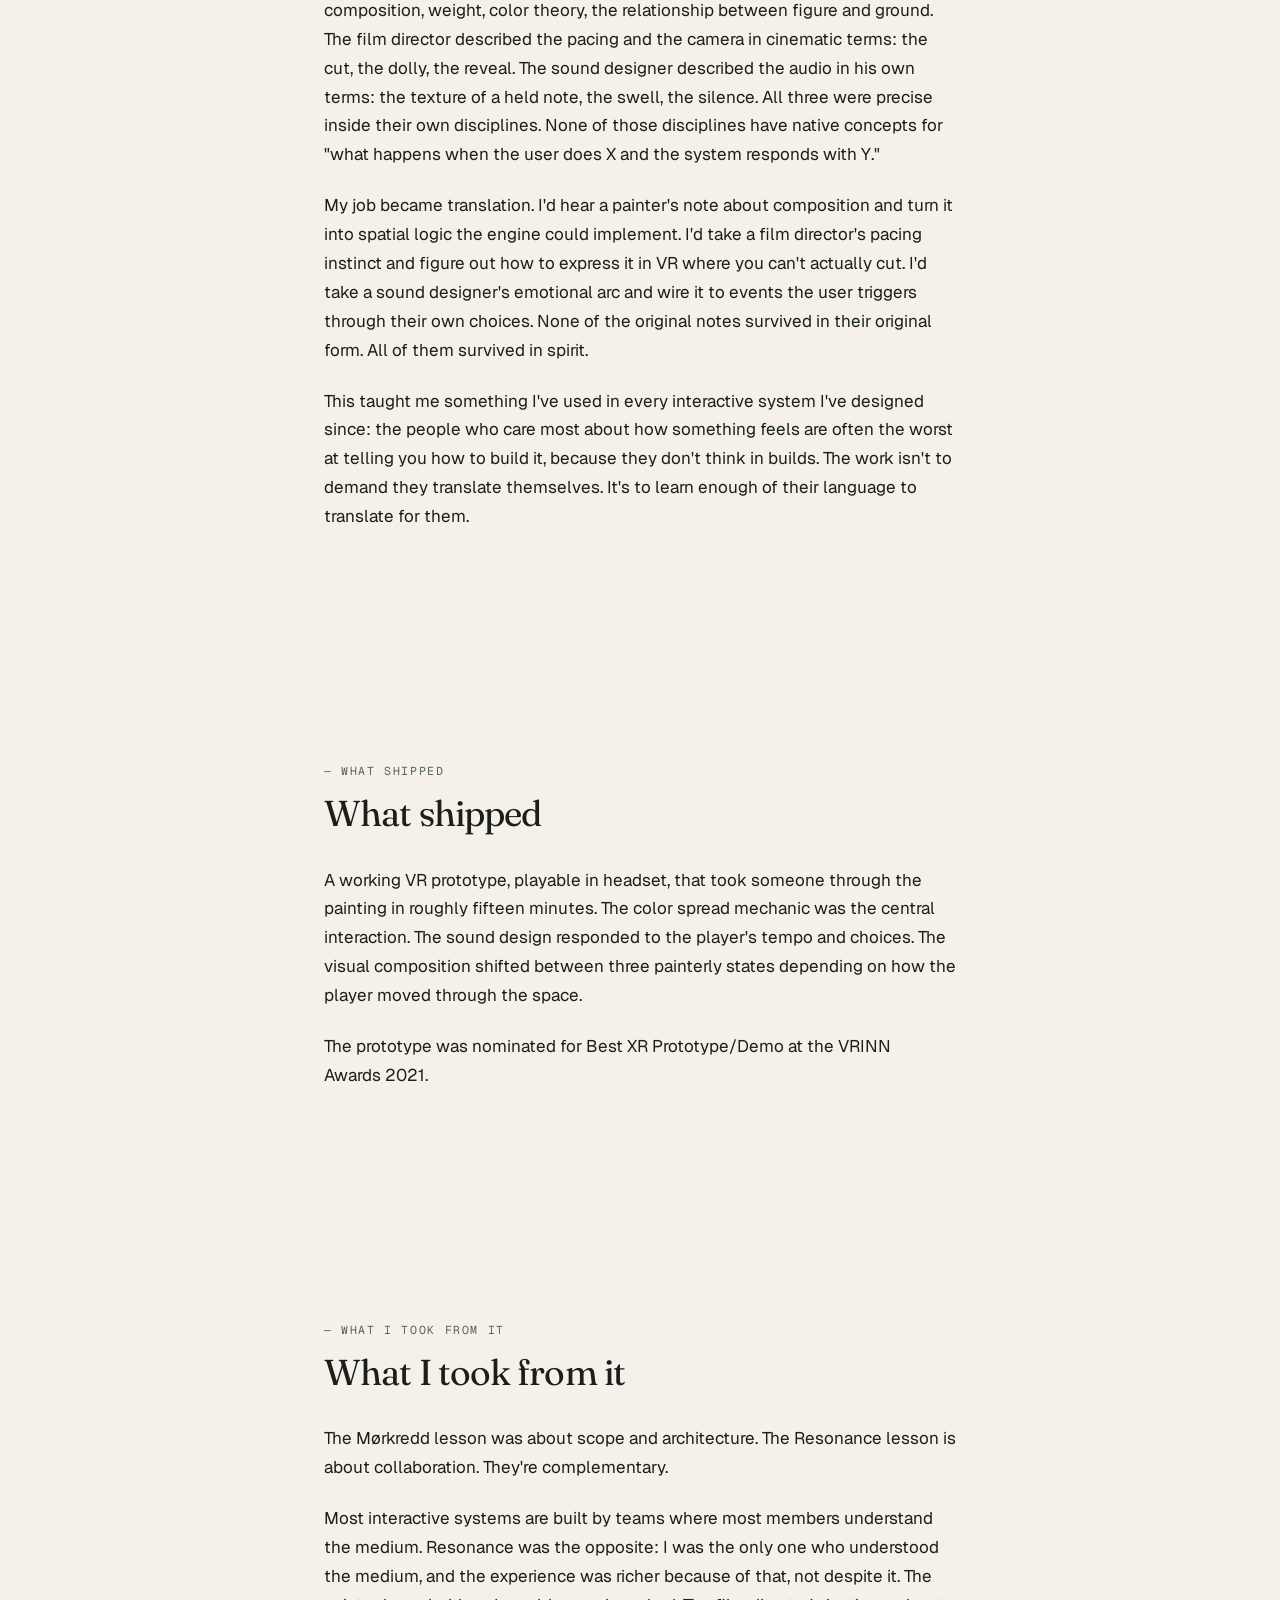
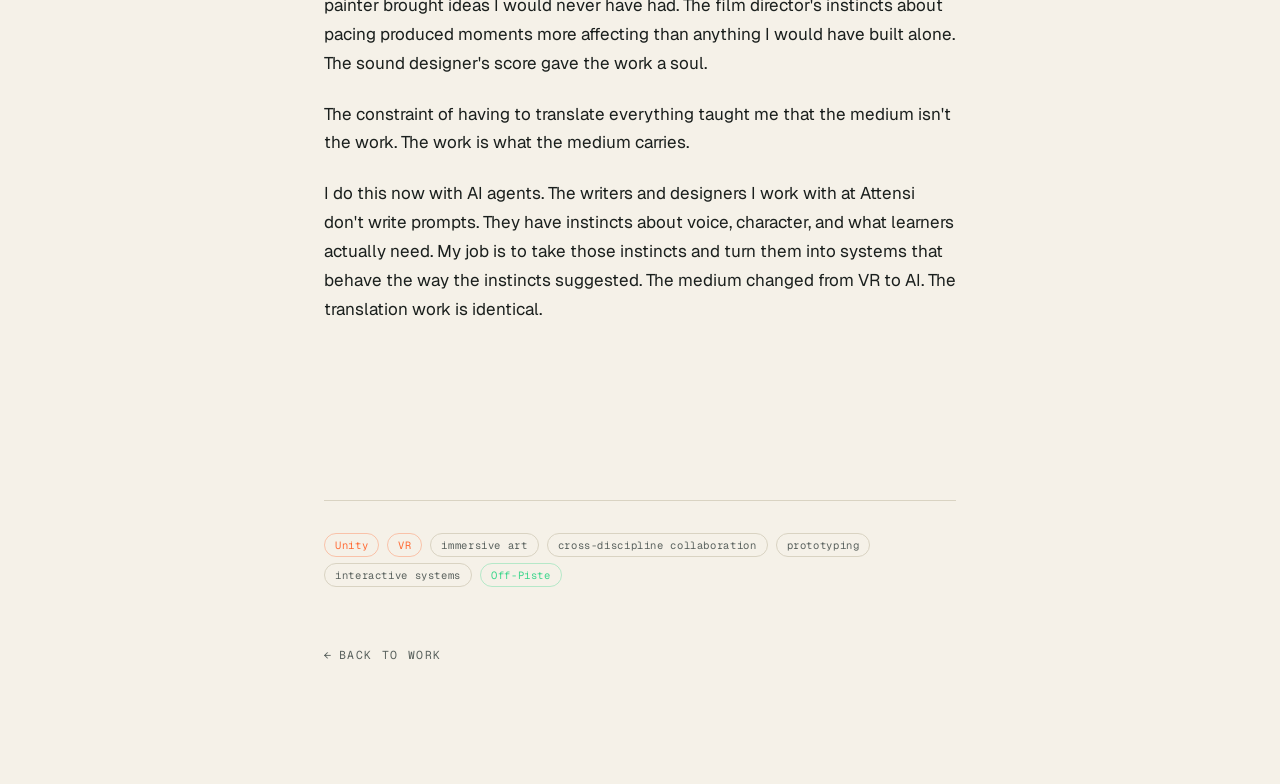
<file: work/resonance.html>
<!DOCTYPE html>
<html lang="en" data-theme="dark">
<head>
<meta charset="UTF-8" />
<meta name="viewport" content="width=device-width, initial-scale=1.0" />
<title>Resonance — Kasper Mork Lunde</title>
<meta name="description" content="A cross-discipline VR experience built with a painter, a sound designer, and a film director. Best XR Prototype/Demo nominee, VRINN Awards 2021.">
<meta name="author" content="Kasper Mork Lunde">
<meta name="theme-color" content="#0A0E0D" media="(prefers-color-scheme: dark)">
<meta name="theme-color" content="#F5F1E8" media="(prefers-color-scheme: light)">

<!-- Open Graph -->
<meta property="og:type" content="website">
<meta property="og:site_name" content="Kasper Mork Lunde">
<meta property="og:locale" content="en_US">
<meta property="og:title" content="Resonance — When the team doesn't think in games">
<meta property="og:description" content="A VR experience built with a painter, a sound designer, and a film director who didn't think in games. Best XR Prototype/Demo nominee, VRINN Awards 2021.">
<meta property="og:url" content="https://kaslun.github.io/portfolio/work/resonance.html">
<meta property="og:image" content="https://kaslun.github.io/portfolio/assets/og-image.png">
<meta property="og:image:width" content="1200">
<meta property="og:image:height" content="630">
<meta property="og:image:alt" content="Kasper Mork Lunde — personal portfolio">

<!-- Twitter Card -->
<meta name="twitter:card" content="summary_large_image">
<meta name="twitter:image" content="https://kaslun.github.io/portfolio/assets/og-image.png">

<!-- Canonical -->
<link rel="canonical" href="https://kaslun.github.io/portfolio/work/resonance.html">
<link rel="icon" href="../assets/favicon.svg" type="image/svg+xml" />
<link rel="stylesheet" href="../styles.css" />

<script>
  // Theme: localStorage > system preference > dark. Set before first paint.
  (function () {
    try {
      var saved = localStorage.getItem("kml-theme");
      var prefersLight = window.matchMedia && window.matchMedia("(prefers-color-scheme: light)").matches;
      var theme = saved || (prefersLight ? "light" : "dark");
      document.documentElement.setAttribute("data-theme", theme);
    } catch (e) {
      document.documentElement.setAttribute("data-theme", "dark");
    }
  })();
</script>
<script type="application/ld+json">
{
  "@context": "https://schema.org",
  "@type": "CreativeWork",
  "name": "Resonance",
  "creator": {
    "@type": "Person",
    "name": "Kasper Mork Lunde",
    "url": "https://kaslun.github.io/portfolio/"
  },
  "datePublished": "2021",
  "description": "A cross-discipline VR experience built with a painter, a sound designer, and a film director. Best XR Prototype/Demo nominee, VRINN Awards 2021.",
  "url": "https://kaslun.github.io/portfolio/work/resonance.html"
}
</script>
</head>
<body>

  <!-- Theme toggle: persistent, top-right -->
  <button class="theme-toggle" id="themeToggle" aria-label="Toggle color theme">
    <span class="dot" aria-hidden="true"></span>
    <span class="label" id="themeLabel">Light</span>
  </button>

  <main class="case">

    <!-- Atmospheric blur in hero area -->
    <div class="case-bg" aria-hidden="true"></div>

    <div class="case-shell">

      <!-- back to work, top-left -->
      <a class="back-link" href="../index.html#work">
        <span class="arr-back">←</span>
        <span>Back to work</span>
      </a>

      <!-- ===== Header block ===== -->
      <header class="case-header">
        <span class="case-num" aria-hidden="true">04</span>
        <h1 class="case-title">When the team doesn't think in games</h1>
        <p class="case-frame">
          VR developer and game designer on Resonance, a cross-discipline VR experience built during Off-Piste 2021, a Den Norske Filmskolen and Crossover Labs program for immersive art. Nominated for Best XR Prototype/Demo at VRINN Awards 2021.
        </p>
      </header>

      <!-- ===== § What Resonance was ===== -->
      <section class="case-section">
        <span class="case-eyebrow">— What Resonance was</span>
        <h2 class="case-h2">What Resonance was</h2>
        <div class="case-prose">
          <p>
            A VR experience where you step into a black-and-white painting and bring it back to life. The world starts monochrome and still. You interact with elements inside it. Color spreads from where you touch. By the end, the painting is back in color, and you've been the one to put it there.
          </p>
          <p>
            The concept came from a painter who wanted to know what it felt like for someone to live inside her work. The sound designer scored the spread of color. The film director shaped the camera grammar of how you saw it. I built the thing.
          </p>
        </div>
      </section>

    </div>

    <!-- ===== Reserved slot: VR experience footage ===== -->
    <div class="case-shell-wide">
      <figure class="case-figure">
        <img src="../assets/work/resonance-vr.png" alt="A still from Resonance: rippling green water with translucent pastel cubes emerging, tiled colored floor visible at the lower edge." loading="lazy">
        <figcaption class="case-figcaption">— Resonance · in-VR capture</figcaption>
      </figure>
    </div>

    <div class="case-shell">

      <!-- ===== § The team ===== -->
      <section class="case-section">
        <span class="case-eyebrow">— The team</span>
        <h2 class="case-h2">The team</h2>
        <div class="case-prose">
          <p>
            Off-Piste is structured around cross-discipline collaboration. The brief: artists, producers, and creative practitioners pair with developers to build a VR experience under the mentorship of Europe's most experienced immersive-art practitioners. The point is to put people who don't usually work together into a room and see what happens.
          </p>
          <p>
            Our team was a sound designer, a film director, a painter, and me. The first three came from sound, film, and visual art. None of them had a background in games. Most had never spent serious time with one. I was the only person on the team who thought natively in interactive systems.
          </p>
        </div>
      </section>

      <!-- ===== § What that actually meant ===== -->
      <section class="case-section">
        <span class="case-eyebrow">— What that actually meant</span>
        <h2 class="case-h2">What that actually meant</h2>
      </section>

    </div>

    <!-- ===== Pull quote (breaks out wider than the body column) ===== -->
    <div class="case-shell-wide">
      <blockquote class="case-pullquote">
        The hardest part wasn't building the experience. It was translating it from three different professional languages into one.
      </blockquote>
    </div>

    <div class="case-shell">

      <section class="case-section" style="margin-top: 0;">
        <div class="case-prose">
          <p>
            The painter described what the world should feel like in painterly terms: composition, weight, color theory, the relationship between figure and ground. The film director described the pacing and the camera in cinematic terms: the cut, the dolly, the reveal. The sound designer described the audio in his own terms: the texture of a held note, the swell, the silence. All three were precise inside their own disciplines. None of those disciplines have native concepts for "what happens when the user does X and the system responds with Y."
          </p>
          <p>
            My job became translation. I'd hear a painter's note about composition and turn it into spatial logic the engine could implement. I'd take a film director's pacing instinct and figure out how to express it in VR where you can't actually cut. I'd take a sound designer's emotional arc and wire it to events the user triggers through their own choices. None of the original notes survived in their original form. All of them survived in spirit.
          </p>
          <p>
            This taught me something I've used in every interactive system I've designed since: the people who care most about how something feels are often the worst at telling you how to build it, because they don't think in builds. The work isn't to demand they translate themselves. It's to learn enough of their language to translate for them.
          </p>
        </div>
      </section>

      <!-- ===== § What shipped ===== -->
      <section class="case-section">
        <span class="case-eyebrow">— What shipped</span>
        <h2 class="case-h2">What shipped</h2>
        <div class="case-prose">
          <p>
            A working VR prototype, playable in headset, that took someone through the painting in roughly fifteen minutes. The color spread mechanic was the central interaction. The sound design responded to the player's tempo and choices. The visual composition shifted between three painterly states depending on how the player moved through the space.
          </p>
          <p>
            The prototype was nominated for Best XR Prototype/Demo at the VRINN Awards 2021.
          </p>
        </div>
      </section>

      <!-- ===== § What I took from it ===== -->
      <section class="case-section">
        <span class="case-eyebrow">— What I took from it</span>
        <h2 class="case-h2">What I took from it</h2>
        <div class="case-prose">
          <p>
            The Mørkredd lesson was about scope and architecture. The Resonance lesson is about collaboration. They're complementary.
          </p>
          <p>
            Most interactive systems are built by teams where most members understand the medium. Resonance was the opposite: I was the only one who understood the medium, and the experience was richer because of that, not despite it. The painter brought ideas I would never have had. The film director's instincts about pacing produced moments more affecting than anything I would have built alone. The sound designer's score gave the work a soul.
          </p>
          <p>
            The constraint of having to translate everything taught me that the medium isn't the work. The work is what the medium carries.
          </p>
          <p>
            I do this now with AI agents. The writers and designers I work with at Attensi don't write prompts. They have instincts about voice, character, and what learners actually need. My job is to take those instincts and turn them into systems that behave the way the instincts suggested. The medium changed from VR to AI. The translation work is identical.
          </p>
        </div>
      </section>

      <!-- ===== Tags ===== -->
      <div class="case-tags">
        <span class="tag tag-orange">Unity</span>
        <span class="tag tag-orange">VR</span>
        <span class="tag tag-violet">immersive art</span>
        <span class="tag tag-violet">cross-discipline collaboration</span>
        <span class="tag tag-violet">prototyping</span>
        <span class="tag tag-violet">interactive systems</span>
        <span class="tag tag-green">Off-Piste</span>
      </div>

      <!-- ===== Bottom back link ===== -->
      <div class="case-bottom-nav">
        <a class="back-link" href="../index.html#work">
          <span class="arr-back">←</span>
          <span>Back to work</span>
        </a>
      </div>

    </div>

  </main>

  <script>
    // Theme toggle wiring
    (function () {
      var btn = document.getElementById("themeToggle");
      var label = document.getElementById("themeLabel");

      function syncLabel() {
        var theme = document.documentElement.getAttribute("data-theme") || "dark";
        label.textContent = theme === "dark" ? "Light" : "Dark";
      }
      syncLabel();

      btn.addEventListener("click", function () {
        var current = document.documentElement.getAttribute("data-theme") || "dark";
        var next = current === "dark" ? "light" : "dark";
        document.documentElement.setAttribute("data-theme", next);
        try { localStorage.setItem("kml-theme", next); } catch (e) {}
        syncLabel();
      });
    })();
  </script>

</body>
</html>
</file>
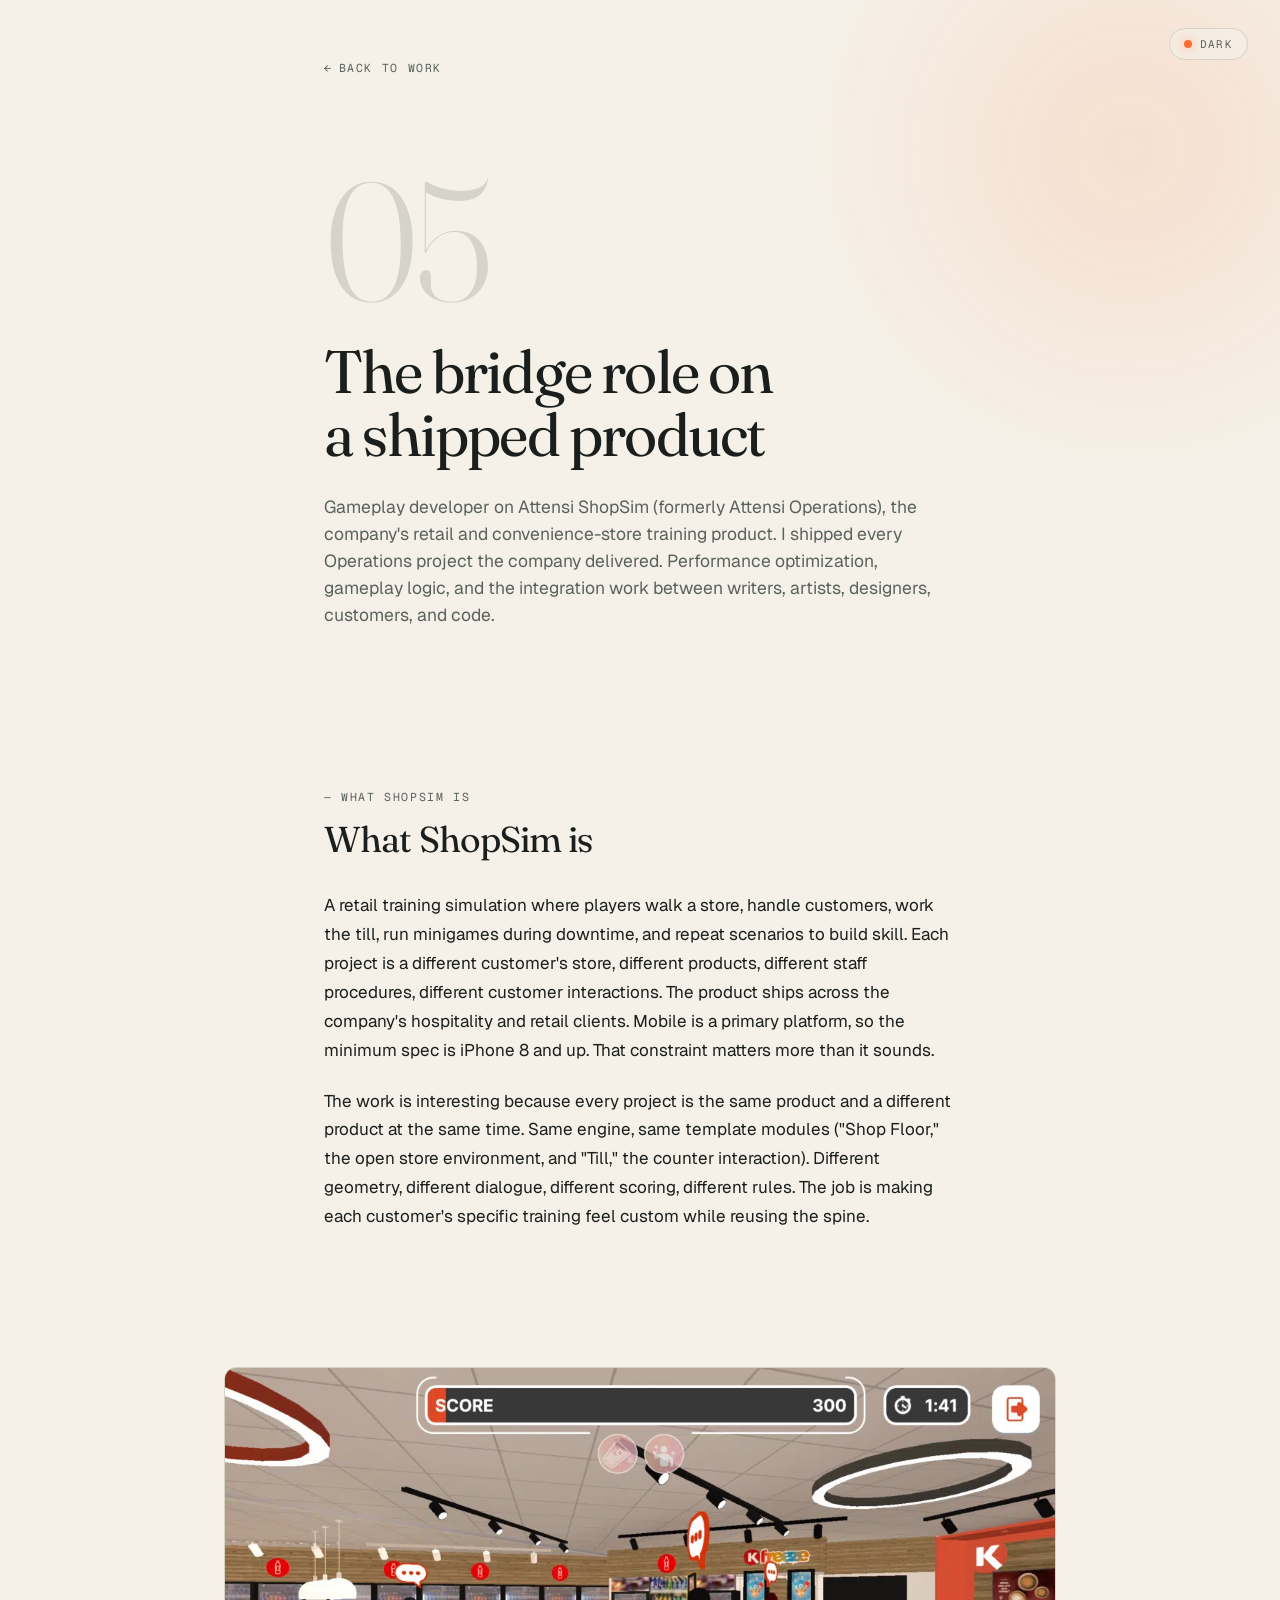
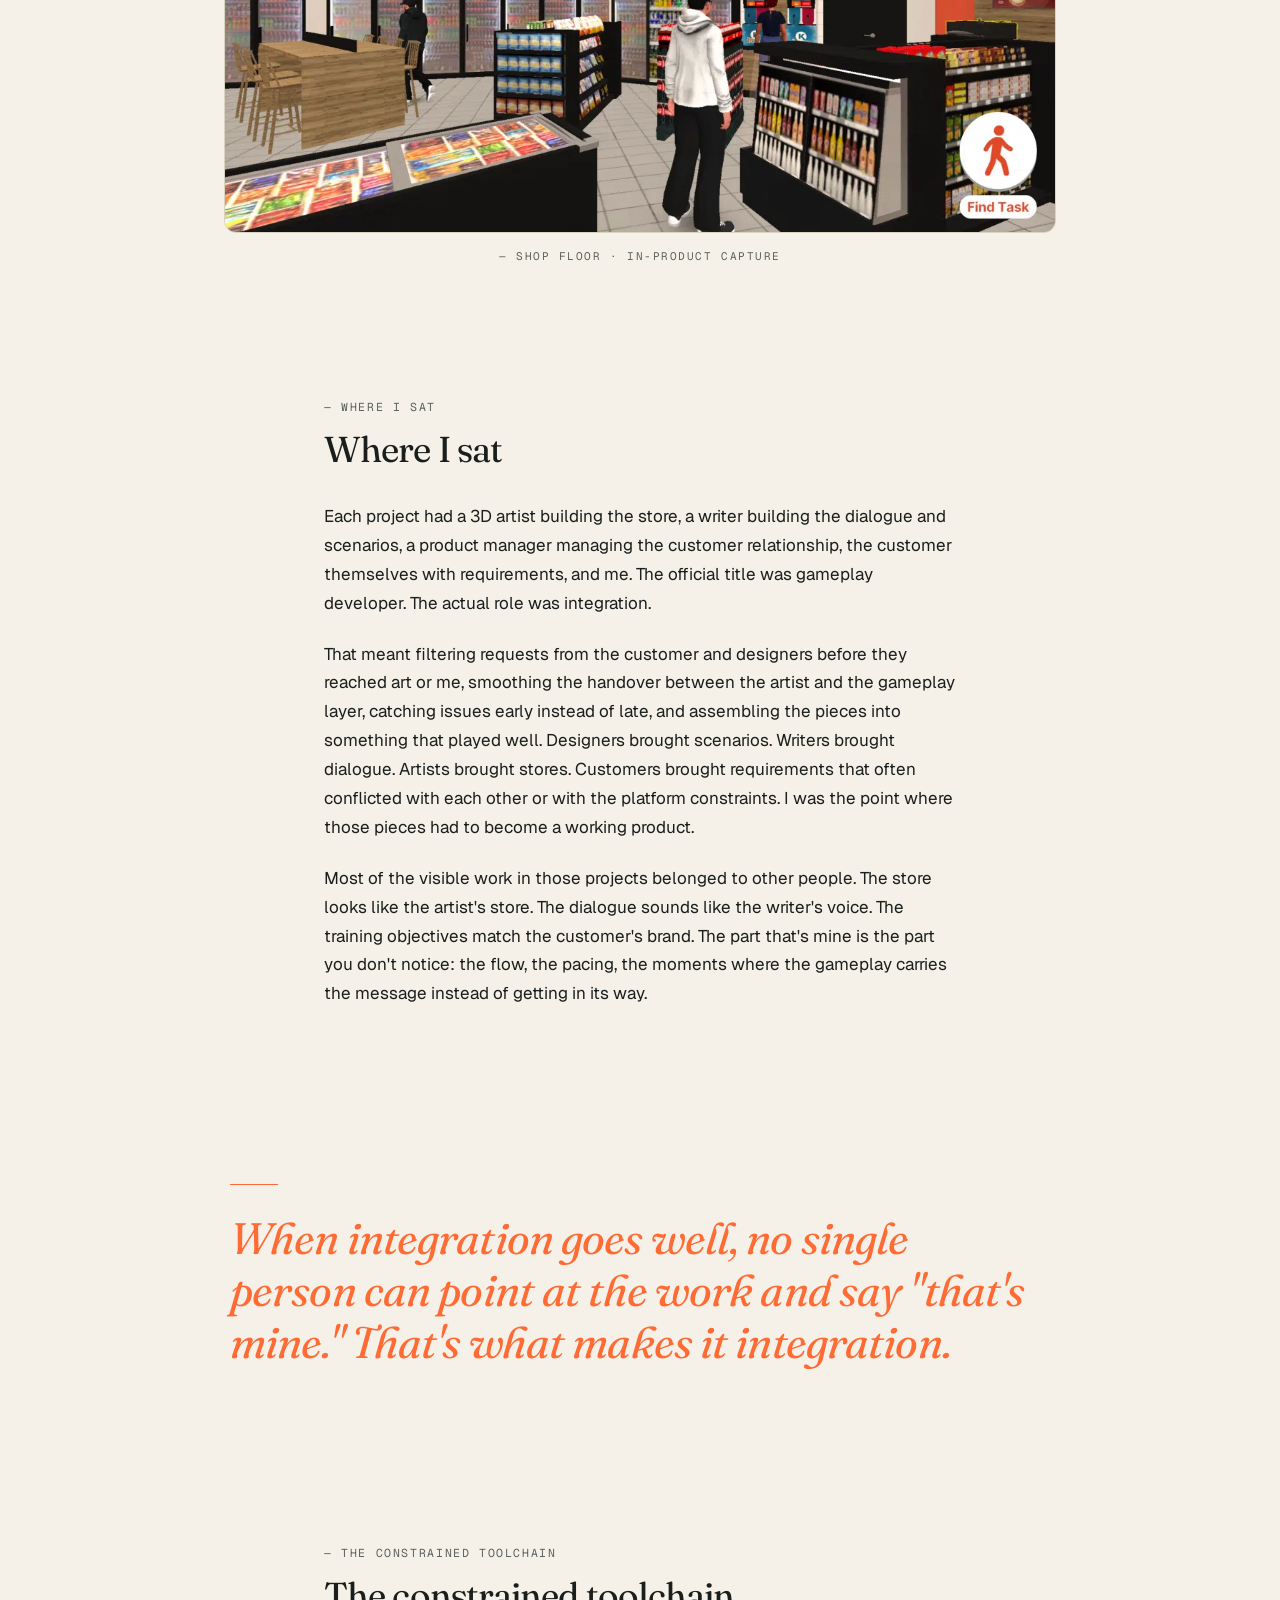
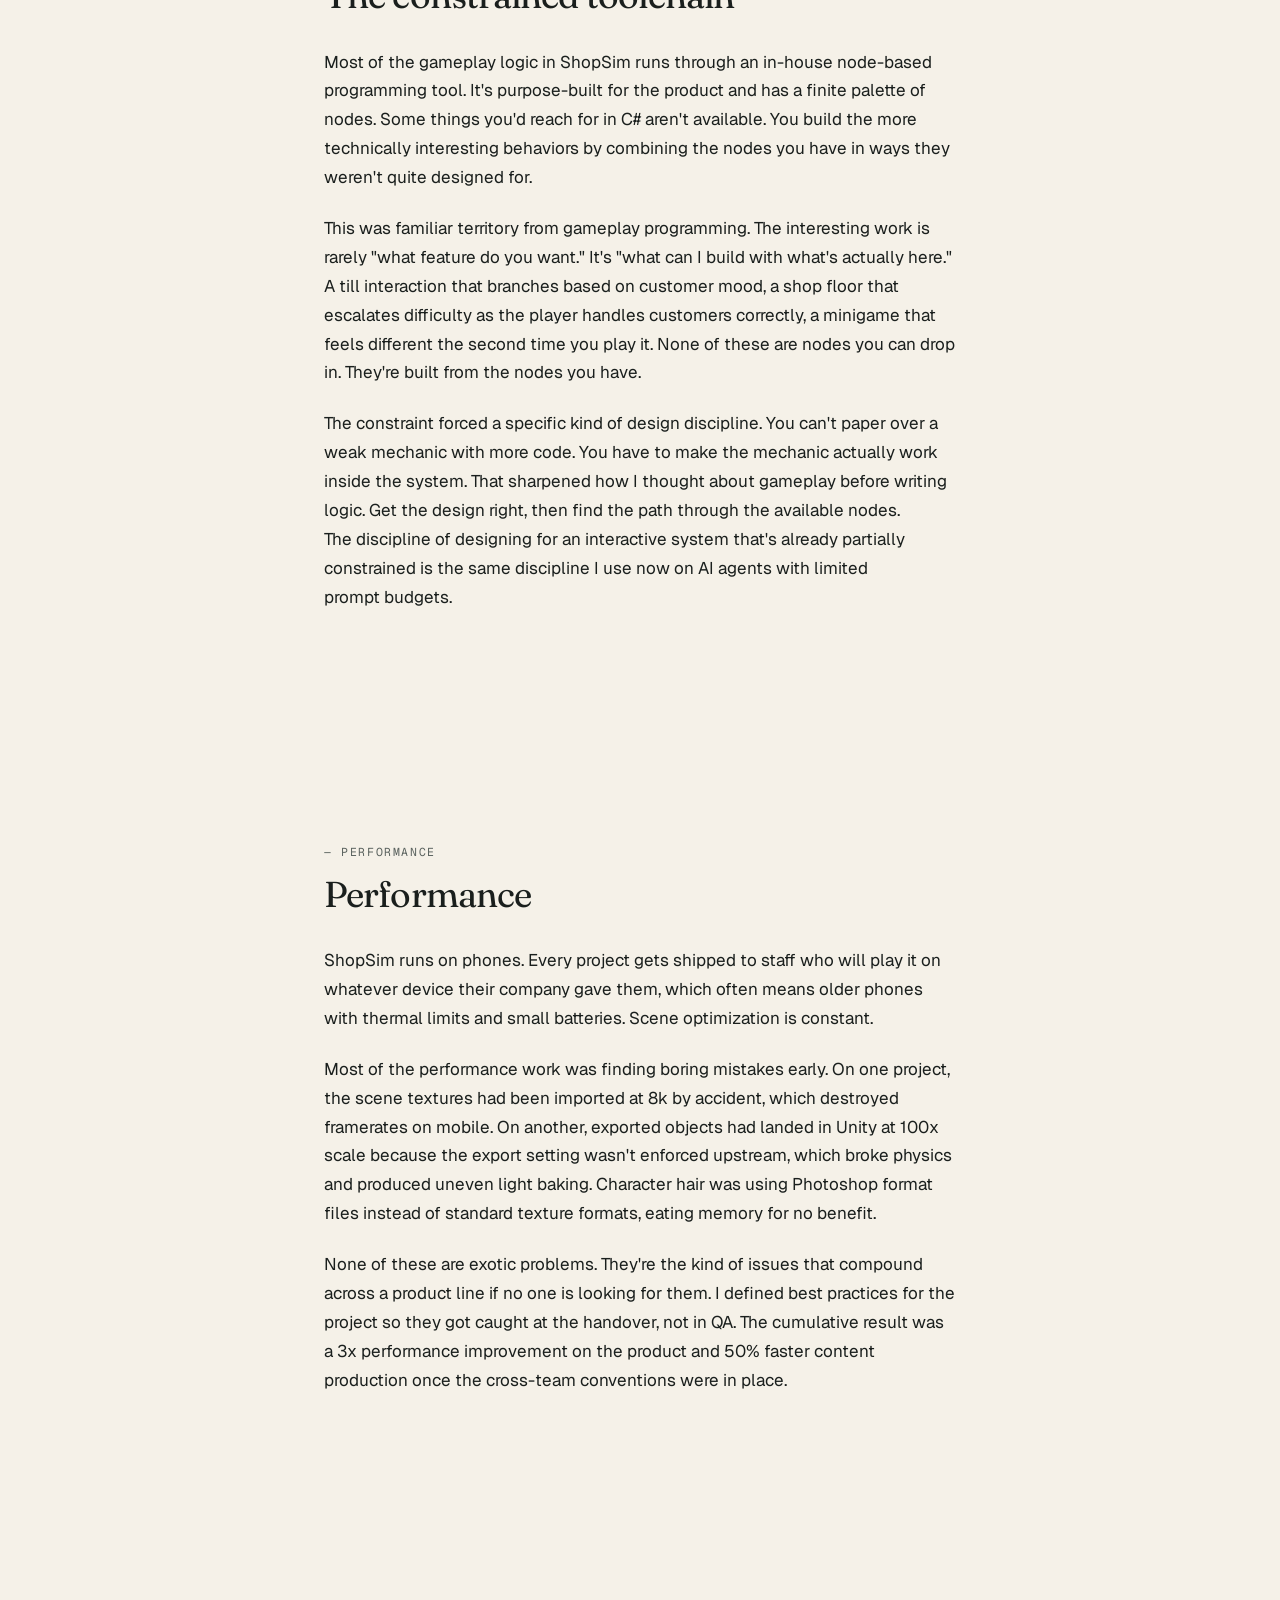
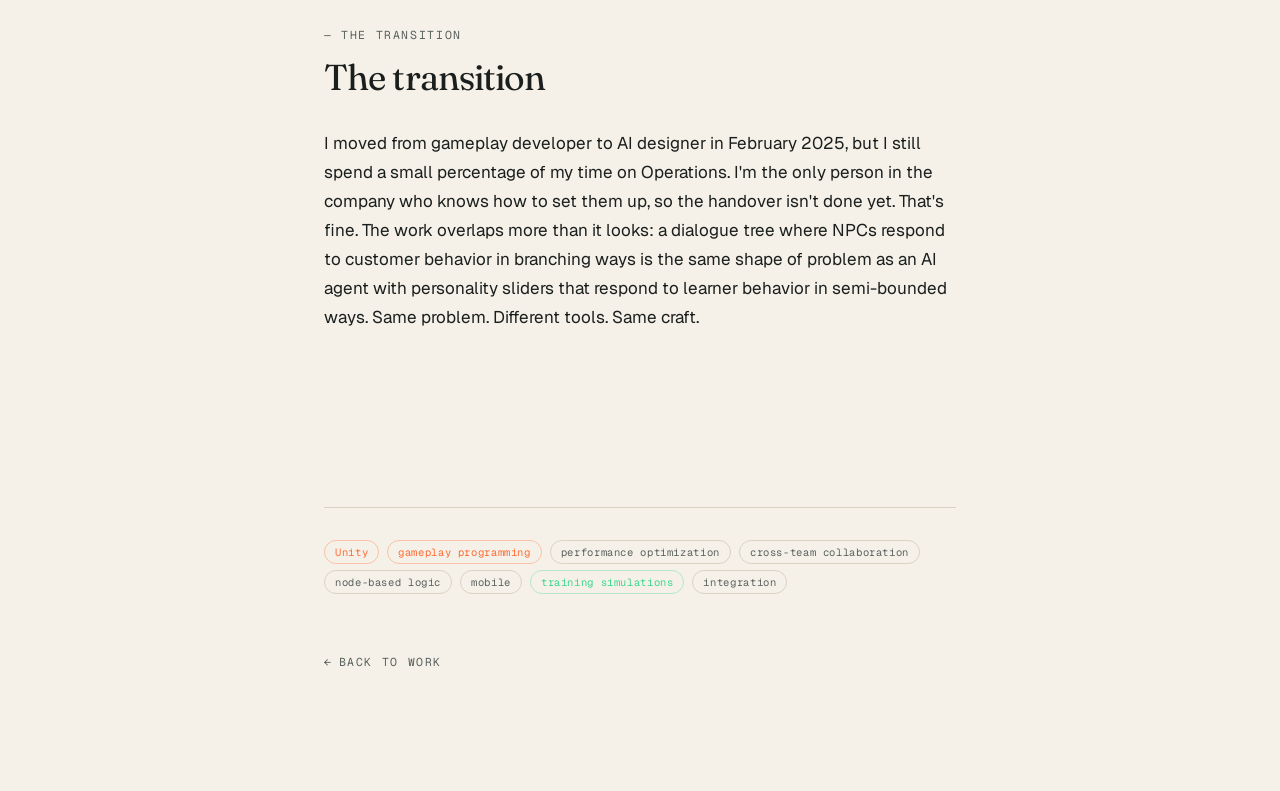
<file: work/shopsim.html>
<!DOCTYPE html>
<html lang="en" data-theme="dark">
<head>
<meta charset="UTF-8" />
<meta name="viewport" content="width=device-width, initial-scale=1.0" />
<title>ShopSim — Kasper Mork Lunde</title>
<meta name="description" content="Gameplay developer on Attensi ShopSim. Performance optimization, gameplay logic, and the integration work between writers, artists, designers, and customers.">
<meta name="author" content="Kasper Mork Lunde">
<meta name="theme-color" content="#0A0E0D" media="(prefers-color-scheme: dark)">
<meta name="theme-color" content="#F5F1E8" media="(prefers-color-scheme: light)">

<!-- Open Graph -->
<meta property="og:type" content="website">
<meta property="og:site_name" content="Kasper Mork Lunde">
<meta property="og:locale" content="en_US">
<meta property="og:title" content="ShopSim — The bridge role on a shipped product">
<meta property="og:description" content="The integration role on Attensi's retail training product. Gameplay logic, performance optimization, and cross-team conventions.">
<meta property="og:url" content="https://kaslun.github.io/portfolio/work/shopsim.html">
<meta property="og:image" content="https://kaslun.github.io/portfolio/assets/og-image.png">
<meta property="og:image:width" content="1200">
<meta property="og:image:height" content="630">
<meta property="og:image:alt" content="Kasper Mork Lunde — personal portfolio">

<!-- Twitter Card -->
<meta name="twitter:card" content="summary_large_image">
<meta name="twitter:image" content="https://kaslun.github.io/portfolio/assets/og-image.png">

<!-- Canonical -->
<link rel="canonical" href="https://kaslun.github.io/portfolio/work/shopsim.html">
<link rel="icon" href="../assets/favicon.svg" type="image/svg+xml" />
<link rel="stylesheet" href="../styles.css" />

<script>
  // Theme: localStorage > system preference > dark. Set before first paint.
  (function () {
    try {
      var saved = localStorage.getItem("kml-theme");
      var prefersLight = window.matchMedia && window.matchMedia("(prefers-color-scheme: light)").matches;
      var theme = saved || (prefersLight ? "light" : "dark");
      document.documentElement.setAttribute("data-theme", theme);
    } catch (e) {
      document.documentElement.setAttribute("data-theme", "dark");
    }
  })();
</script>
<script type="application/ld+json">
{
  "@context": "https://schema.org",
  "@type": "CreativeWork",
  "name": "ShopSim",
  "creator": {
    "@type": "Person",
    "name": "Kasper Mork Lunde",
    "url": "https://kaslun.github.io/portfolio/"
  },
  "datePublished": "2021",
  "description": "Gameplay developer on Attensi ShopSim. Performance optimization, gameplay logic, and the integration work between writers, artists, designers, and customers.",
  "url": "https://kaslun.github.io/portfolio/work/shopsim.html"
}
</script>
</head>
<body>

  <!-- Theme toggle: persistent, top-right -->
  <button class="theme-toggle" id="themeToggle" aria-label="Toggle color theme">
    <span class="dot" aria-hidden="true"></span>
    <span class="label" id="themeLabel">Light</span>
  </button>

  <main class="case">

    <!-- Atmospheric blur in hero area -->
    <div class="case-bg" aria-hidden="true"></div>

    <div class="case-shell">

      <!-- back to work, top-left -->
      <a class="back-link" href="../index.html#work">
        <span class="arr-back">←</span>
        <span>Back to work</span>
      </a>

      <!-- ===== Header block ===== -->
      <header class="case-header">
        <span class="case-num" aria-hidden="true">05</span>
        <h1 class="case-title">The bridge role on a shipped product</h1>
        <p class="case-frame">
          Gameplay developer on Attensi ShopSim (formerly Attensi Operations), the company's retail and convenience-store training product. I shipped every Operations project the company delivered. Performance optimization, gameplay logic, and the integration work between writers, artists, designers, customers, and code.
        </p>
      </header>

      <!-- ===== § What ShopSim is ===== -->
      <section class="case-section">
        <span class="case-eyebrow">— What ShopSim is</span>
        <h2 class="case-h2">What ShopSim is</h2>
        <div class="case-prose">
          <p>
            A retail training simulation where players walk a store, handle customers, work the till, run minigames during downtime, and repeat scenarios to build skill. Each project is a different customer's store, different products, different staff procedures, different customer interactions. The product ships across the company's hospitality and retail clients. Mobile is a primary platform, so the minimum spec is iPhone 8 and up. That constraint matters more than it sounds.
          </p>
          <p>
            The work is interesting because every project is the same product and a different product at the same time. Same engine, same template modules ("Shop Floor," the open store environment, and "Till," the counter interaction). Different geometry, different dialogue, different scoring, different rules. The job is making each customer's specific training feel custom while reusing the spine.
          </p>
        </div>
      </section>

    </div>

    <!-- ===== Reserved slot: ShopSim gameplay screenshot ===== -->
    <div class="case-shell-wide">
      <figure class="case-figure">
        <img src="../assets/work/shopsim-gameplay.webp" alt="In-product capture from Attensi ShopSim: a convenience store interior viewed from behind the player character, with a score of 300, a 1:41 timer, branded signage, and a Find Task button." loading="lazy">
        <figcaption class="case-figcaption">— Shop floor · in-product capture</figcaption>
      </figure>
    </div>

    <div class="case-shell">

      <!-- ===== § Where I sat ===== -->
      <section class="case-section">
        <span class="case-eyebrow">— Where I sat</span>
        <h2 class="case-h2">Where I sat</h2>
        <div class="case-prose">
          <p>
            Each project had a 3D artist building the store, a writer building the dialogue and scenarios, a product manager managing the customer relationship, the customer themselves with requirements, and me. The official title was gameplay developer. The actual role was integration.
          </p>
          <p>
            That meant filtering requests from the customer and designers before they reached art or me, smoothing the handover between the artist and the gameplay layer, catching issues early instead of late, and assembling the pieces into something that played well. Designers brought scenarios. Writers brought dialogue. Artists brought stores. Customers brought requirements that often conflicted with each other or with the platform constraints. I was the point where those pieces had to become a working product.
          </p>
          <p>
            Most of the visible work in those projects belonged to other people. The store looks like the artist's store. The dialogue sounds like the writer's voice. The training objectives match the customer's brand. The part that's mine is the part you don't notice: the flow, the pacing, the moments where the gameplay carries the message instead of getting in its way.
          </p>
        </div>
      </section>

    </div>

    <!-- ===== Pull quote (breaks out wider than the body column) ===== -->
    <div class="case-shell-wide">
      <blockquote class="case-pullquote">
        When integration goes well, no single person can point at the work and say "that's mine." That's what makes it integration.
      </blockquote>
    </div>

    <div class="case-shell">

      <!-- ===== § The constrained toolchain ===== -->
      <section class="case-section" style="margin-top: 0;">
        <span class="case-eyebrow">— The constrained toolchain</span>
        <h2 class="case-h2">The constrained toolchain</h2>
        <div class="case-prose">
          <p>
            Most of the gameplay logic in ShopSim runs through an in-house node-based programming tool. It's purpose-built for the product and has a finite palette of nodes. Some things you'd reach for in C# aren't available. You build the more technically interesting behaviors by combining the nodes you have in ways they weren't quite designed for.
          </p>
          <p>
            This was familiar territory from gameplay programming. The interesting work is rarely "what feature do you want." It's "what can I build with what's actually here." A till interaction that branches based on customer mood, a shop floor that escalates difficulty as the player handles customers correctly, a minigame that feels different the second time you play it. None of these are nodes you can drop in. They're built from the nodes you have.
          </p>
          <p>
            The constraint forced a specific kind of design discipline. You can't paper over a weak mechanic with more code. You have to make the mechanic actually work inside the system. That sharpened how I thought about gameplay before writing logic. Get the design right, then find the path through the available nodes. The discipline of designing for an interactive system that's already partially constrained is the same discipline I use now on AI agents with limited prompt budgets.
          </p>
        </div>
      </section>

      <!-- ===== § Performance ===== -->
      <section class="case-section">
        <span class="case-eyebrow">— Performance</span>
        <h2 class="case-h2">Performance</h2>
        <div class="case-prose">
          <p>
            ShopSim runs on phones. Every project gets shipped to staff who will play it on whatever device their company gave them, which often means older phones with thermal limits and small batteries. Scene optimization is constant.
          </p>
          <p>
            Most of the performance work was finding boring mistakes early. On one project, the scene textures had been imported at 8k by accident, which destroyed framerates on mobile. On another, exported objects had landed in Unity at 100x scale because the export setting wasn't enforced upstream, which broke physics and produced uneven light baking. Character hair was using Photoshop format files instead of standard texture formats, eating memory for no benefit.
          </p>
          <p>
            None of these are exotic problems. They're the kind of issues that compound across a product line if no one is looking for them. I defined best practices for the project so they got caught at the handover, not in QA. The cumulative result was a 3x performance improvement on the product and 50% faster content production once the cross-team conventions were in place.
          </p>
        </div>
      </section>

      <!-- ===== § The transition ===== -->
      <section class="case-section">
        <span class="case-eyebrow">— The transition</span>
        <h2 class="case-h2">The transition</h2>
        <div class="case-prose">
          <p>
            I moved from gameplay developer to AI designer in February 2025, but I still spend a small percentage of my time on Operations. I'm the only person in the company who knows how to set them up, so the handover isn't done yet. That's fine. The work overlaps more than it looks: a dialogue tree where NPCs respond to customer behavior in branching ways is the same shape of problem as an AI agent with personality sliders that respond to learner behavior in semi-bounded ways. Same problem. Different tools. Same craft.
          </p>
        </div>
      </section>

      <!-- ===== Tags ===== -->
      <div class="case-tags">
        <span class="tag tag-orange">Unity</span>
        <span class="tag tag-orange">gameplay programming</span>
        <span class="tag tag-violet">performance optimization</span>
        <span class="tag tag-violet">cross-team collaboration</span>
        <span class="tag tag-violet">node-based logic</span>
        <span class="tag tag-violet">mobile</span>
        <span class="tag tag-green">training simulations</span>
        <span class="tag tag-violet">integration</span>
      </div>

      <!-- ===== Bottom back link ===== -->
      <div class="case-bottom-nav">
        <a class="back-link" href="../index.html#work">
          <span class="arr-back">←</span>
          <span>Back to work</span>
        </a>
      </div>

    </div>

  </main>

  <script>
    // Theme toggle wiring
    (function () {
      var btn = document.getElementById("themeToggle");
      var label = document.getElementById("themeLabel");

      function syncLabel() {
        var theme = document.documentElement.getAttribute("data-theme") || "dark";
        label.textContent = theme === "dark" ? "Light" : "Dark";
      }
      syncLabel();

      btn.addEventListener("click", function () {
        var current = document.documentElement.getAttribute("data-theme") || "dark";
        var next = current === "dark" ? "light" : "dark";
        document.documentElement.setAttribute("data-theme", next);
        try { localStorage.setItem("kml-theme", next); } catch (e) {}
        syncLabel();
      });
    })();
  </script>

</body>
</html>
</file>
<file: styles.css>
@import url('colors-and-type.css');

* { box-sizing: border-box; margin: 0; padding: 0; }

html, body {
  background: var(--bg);
  color: var(--fg);
  font-family: var(--font-body);
  -webkit-font-smoothing: antialiased;
  font-optical-sizing: auto;
  scroll-behavior: smooth;
  transition: background 280ms var(--ease-out), color 280ms var(--ease-out);
}

body {
  min-height: 100vh;
  overflow-x: hidden;
}

a { color: inherit; text-decoration: none; }
button { font-family: inherit; cursor: pointer; }

/* ------------------------------------------------------------------ */
/* Shell                                                              */
/* ------------------------------------------------------------------ */
.shell {
  max-width: 1040px;
  margin: 0 auto;
  padding: 0 48px;
}

@media (max-width: 768px) {
  .shell { padding: 0 24px; }
}

/* ------------------------------------------------------------------ */
/* Theme toggle (top-right corner, persistent)                        */
/* ------------------------------------------------------------------ */
.theme-toggle {
  position: fixed;
  top: 28px;
  right: 32px;
  z-index: 50;
  display: inline-flex;
  align-items: center;
  gap: 8px;
  background: color-mix(in oklab, var(--bg) 65%, transparent);
  backdrop-filter: blur(10px);
  -webkit-backdrop-filter: blur(10px);
  border: 1px solid var(--border);
  border-radius: 999px;
  padding: 8px 14px;
  font-family: var(--font-mono);
  font-size: 11px;
  text-transform: uppercase;
  letter-spacing: 0.12em;
  color: var(--fg-muted);
  transition: color var(--dur-fast) var(--ease-out),
              border-color var(--dur-fast) var(--ease-out),
              background var(--dur-med) var(--ease-out);
}
.theme-toggle:hover { color: var(--fg); border-color: var(--fg-muted); }
.theme-toggle .dot {
  width: 8px;
  height: 8px;
  border-radius: 999px;
  background: var(--accent);
  box-shadow: 0 0 12px color-mix(in oklab, var(--accent) 60%, transparent);
}

@media (max-width: 768px) {
  .theme-toggle { top: 18px; right: 18px; padding: 6px 11px; font-size: 10px; }
}

/* ------------------------------------------------------------------ */
/* Hero — first viewport, text only, aurora green radial blur         */
/* ------------------------------------------------------------------ */
.hero {
  position: relative;
  min-height: 100vh;
  display: flex;
  align-items: center;
  padding: 80px 0 48px;
  overflow: hidden;
}

.hero-bg {
  position: absolute;
  pointer-events: none;
  top: 18%;
  left: 50%;
  transform: translateX(-50%);
  width: min(640px, 80vw);
  height: min(640px, 80vw);
  filter: blur(60px);
  opacity: 0.9;
}

[data-theme="dark"] .hero-bg {
  background: radial-gradient(circle, rgba(61, 214, 140, 0.18) 0%, transparent 70%);
}
[data-theme="light"] .hero-bg {
  /* puffin dominates in light mode per system rules, but the brief calls
     for aurora-green behind the headline — keep the green present and softer */
  background: radial-gradient(circle, rgba(61, 214, 140, 0.16) 0%, transparent 70%);
}

.hero-inner {
  position: relative;
  z-index: 1;
  max-width: 880px;
}

.hero h1 {
  font-family: var(--font-display);
  font-weight: 400;
  font-size: clamp(44px, 6.4vw, 88px);
  line-height: 1.02;
  letter-spacing: -0.035em;
  color: var(--fg);
  margin-bottom: 48px;
  text-wrap: balance;
  font-optical-sizing: auto;
}
.hero h1 em {
  font-style: italic;
  color: var(--accent);
  font-weight: 400;
}

.hero-meta {
  font-family: var(--font-mono);
  font-size: 13px;
  line-height: 1.85;
  color: var(--fg-muted);
  letter-spacing: 0.02em;
  max-width: 580px;
}
.hero-meta .first {
  color: var(--fg);
  letter-spacing: 0.04em;
  text-transform: uppercase;
  font-size: 11.5px;
  letter-spacing: 0.14em;
  margin-bottom: 14px;
  display: block;
}
.hero-meta .line {
  display: block;
}
.hero-meta .line + .line { margin-top: 2px; }

@media (max-width: 768px) {
  .hero { min-height: 92vh; padding: 96px 0 40px; }
  .hero h1 { margin-bottom: 36px; }
  .hero-meta { font-size: 12.5px; }
}

/* ------------------------------------------------------------------ */
/* Section label                                                       */
/* ------------------------------------------------------------------ */
.sec-label {
  font-family: var(--font-mono);
  font-size: 11.5px;
  text-transform: uppercase;
  letter-spacing: 0.14em;
  color: var(--fg-muted);
  margin-bottom: 36px;
  display: block;
}

section { padding: 80px 0; }
section.work { padding-top: 80px; }

@media (max-width: 768px) {
  section { padding: 56px 0; }
}

/* ------------------------------------------------------------------ */
/* Selected work — 2-col grid (1-col mobile), card tiles               */
/* ------------------------------------------------------------------ */
.work-grid {
  display: grid;
  grid-template-columns: 1fr 1fr;
  gap: 16px;
}
@media (max-width: 768px) {
  .work-grid { grid-template-columns: 1fr; gap: 14px; }
}

.tile {
  background: var(--bg-card);
  border: 1px solid var(--border);
  border-radius: 12px;
  padding: 32px;
  display: flex;
  flex-direction: column;
  gap: 14px;
  min-height: 240px;
  cursor: pointer;
  transition: transform var(--dur-med) var(--ease-out),
              border-color var(--dur-med) var(--ease-out),
              background var(--dur-med) var(--ease-out);
}
.tile:hover {
  transform: translateY(-2px);
  border-color: color-mix(in oklab, var(--fg-muted) 50%, var(--border));
}

.tile-num {
  font-family: var(--font-mono);
  font-size: 11.5px;
  letter-spacing: 0.12em;
  color: var(--fg-muted);
  text-transform: uppercase;
  margin-bottom: -8px;
}

.tile-title {
  font-family: var(--font-display);
  font-weight: 400;
  font-size: 32px;
  line-height: 1.1;
  letter-spacing: -0.025em;
  color: var(--fg);
  font-optical-sizing: auto;
}

.tile-desc {
  font-family: var(--font-body);
  font-size: 14.5px;
  line-height: 1.6;
  color: var(--fg-muted);
  text-wrap: pretty;
  max-width: 46ch;
}

.tile-tags {
  display: flex;
  flex-wrap: wrap;
  gap: 6px;
  margin-top: auto;
  padding-top: 8px;
}

.tag {
  font-family: var(--font-mono);
  font-size: 10.5px;
  letter-spacing: 0.06em;
  padding: 4px 10px;
  border-radius: 999px;
  border: 1px solid var(--border);
  background: transparent;
  white-space: nowrap;
}
.tag-green  { color: var(--aurora-green);  border-color: color-mix(in oklab, var(--aurora-green) 35%, transparent); }
.tag-orange { color: var(--puffin-orange); border-color: color-mix(in oklab, var(--puffin-orange) 35%, transparent); }
.tag-violet { color: var(--aurora-violet); border-color: color-mix(in oklab, var(--aurora-violet) 38%, transparent); }
/* aurora-violet is dark-bg only — fall back to muted on light */
[data-theme="light"] .tag-violet {
  color: var(--fg-muted);
  border-color: var(--border);
}

@media (max-width: 768px) {
  .tile { padding: 24px; }
  .tile-title { font-size: 24px; }
}

/* ------------------------------------------------------------------ */
/* About                                                               */
/* ------------------------------------------------------------------ */
.about-body {
  max-width: 620px;
}
.about-body p {
  font-family: var(--font-body);
  font-size: 16.5px;
  line-height: 1.7;
  color: var(--fg);
  text-wrap: pretty;
}
.about-body p + p { margin-top: 20px; }

.about-link {
  display: inline-flex;
  align-items: center;
  gap: 8px;
  margin-top: 32px;
  font-family: var(--font-body);
  font-size: 15px;
  color: var(--fg);
  border-bottom: 1px solid var(--border);
  padding-bottom: 4px;
  transition: color var(--dur-fast) var(--ease-out),
              border-color var(--dur-fast) var(--ease-out),
              transform var(--dur-fast) var(--ease-out);
}
.about-link .arr {
  display: inline-block;
  transition: transform var(--dur-fast) var(--ease-out);
}
.about-link:hover {
  color: var(--accent);
  border-color: var(--accent);
}
.about-link:hover .arr { transform: translateX(4px); }

/* ------------------------------------------------------------------ */
/* Contact                                                             */
/* ------------------------------------------------------------------ */
.contact-list {
  display: flex;
  flex-direction: column;
  gap: 2px;
  max-width: 560px;
}
.contact-link {
  display: grid;
  grid-template-columns: 24px 1fr auto;
  gap: 16px;
  align-items: baseline;
  padding: 18px 0;
  border-bottom: 1px solid var(--border);
  font-family: var(--font-mono);
  font-size: 13px;
  text-transform: uppercase;
  letter-spacing: 0.14em;
  color: var(--fg);
  transition: padding var(--dur-fast) var(--ease-out),
              color var(--dur-fast) var(--ease-out);
}
.contact-list .contact-link:first-of-type { border-top: 1px solid var(--border); }
.contact-link .idx {
  color: var(--fg-muted);
  font-size: 11px;
}
.contact-link .arr {
  font-family: var(--font-mono);
  font-size: 14px;
  color: var(--fg-muted);
  transition: color var(--dur-fast) var(--ease-out),
              transform var(--dur-fast) var(--ease-out);
}
.contact-link:hover { color: var(--accent); padding-left: 8px; }
.contact-link:hover .arr { color: var(--accent); transform: translateX(4px); }

@media (max-width: 768px) {
  .contact-link { font-size: 12px; padding: 16px 0; }
}

/* ------------------------------------------------------------------ */
/* Footer                                                              */
/* ------------------------------------------------------------------ */
footer {
  padding: 120px 0 56px;
  font-family: var(--font-mono);
  font-size: 11.5px;
  text-transform: uppercase;
  letter-spacing: 0.14em;
  color: var(--fg-muted);
}
@media (max-width: 768px) {
  footer { padding: 80px 0 40px; }
}

/* ------------------------------------------------------------------ */
/* About page                                                          */
/* ------------------------------------------------------------------ */
.about-shell {
  max-width: 620px;
  margin: 0 auto;
  padding: 0 24px;
  position: relative;
}

.about-page {
  position: relative;
  min-height: 100vh;
  padding: 56px 0 120px;
  overflow: hidden;
}

.about-bg {
  position: absolute;
  pointer-events: none;
  top: -120px;
  right: -120px;
  width: 520px;
  height: 520px;
  filter: blur(60px);
  opacity: 0.9;
  z-index: 0;
}
[data-theme="dark"] .about-bg {
  background: radial-gradient(circle, rgba(61, 214, 140, 0.14) 0%, transparent 70%);
}
[data-theme="light"] .about-bg {
  background: radial-gradient(circle, rgba(255, 107, 53, 0.20) 0%, transparent 70%);
}

.back-link {
  position: relative;
  z-index: 1;
  display: inline-flex;
  align-items: center;
  gap: 6px;
  font-family: var(--font-mono);
  font-size: 11.5px;
  text-transform: uppercase;
  letter-spacing: 0.14em;
  color: var(--fg-muted);
  transition: color var(--dur-fast) var(--ease-out),
              transform var(--dur-fast) var(--ease-out);
}
.back-link:hover { color: var(--fg); }
.back-link .arr-back {
  display: inline-block;
  transition: transform var(--dur-fast) var(--ease-out);
}
.back-link:hover .arr-back { transform: translateX(-3px); }

.about-page .sec-label {
  position: relative;
  z-index: 1;
  margin-top: 96px;
  margin-bottom: 24px;
}

.about-heading {
  position: relative;
  z-index: 1;
  font-family: var(--font-display);
  font-weight: 400;
  font-size: clamp(36px, 5vw, 48px);
  line-height: 1.05;
  letter-spacing: -0.025em;
  color: var(--fg);
  margin-bottom: 56px;
  font-optical-sizing: auto;
}

.about-prose {
  position: relative;
  z-index: 1;
}
.about-prose p {
  font-family: var(--font-body);
  font-size: 17px;
  line-height: 1.65;
  color: var(--fg);
  text-wrap: pretty;
}
.about-prose p + p { margin-top: 28px; }
.about-prose em {
  font-family: var(--font-display);
  font-style: italic;
  font-weight: 400;
  color: var(--accent);
  font-optical-sizing: auto;
  /* slight tracking + size adjustment so italic Fraunces sits well with Geist */
  letter-spacing: -0.005em;
}

.signoff {
  position: relative;
  z-index: 1;
  margin-top: 80px;
  font-family: var(--font-display);
  font-weight: 400;
  font-style: italic;
  font-size: 28px;
  line-height: 1.2;
  letter-spacing: -0.02em;
  color: var(--fg);
  font-optical-sizing: auto;
}

.signoff-contact {
  position: relative;
  z-index: 1;
  margin-top: 40px;
  max-width: 620px;
}

@media (max-width: 768px) {
  .about-page { padding: 40px 0 80px; }
  .about-page .sec-label { margin-top: 72px; }
  .about-heading { margin-bottom: 40px; }
  .about-prose p { font-size: 16px; }
  .signoff { margin-top: 56px; font-size: 24px; }
}

/* ------------------------------------------------------------------ */
/* Case study page                                                     */
/* ------------------------------------------------------------------ */
.case {
  position: relative;
  padding: 56px 0 120px;
  overflow: hidden;
}

/* Reading column — body and most page chrome live here */
.case-shell {
  max-width: 680px;
  margin: 0 auto;
  padding: 0 24px;
  position: relative;
  z-index: 1;
}

/* Wider column — for pull quotes and visual placeholders that break out */
.case-shell-wide {
  max-width: 880px;
  margin: 0 auto;
  padding: 0 24px;
  position: relative;
  z-index: 1;
}

.case-bg {
  position: absolute;
  pointer-events: none;
  top: -160px;
  right: -160px;
  width: 620px;
  height: 620px;
  filter: blur(70px);
  opacity: 0.85;
  z-index: 0;
}
[data-theme="dark"] .case-bg {
  background: radial-gradient(circle, rgba(61, 214, 140, 0.16) 0%, transparent 70%);
}
[data-theme="light"] .case-bg {
  background: radial-gradient(circle, rgba(255, 107, 53, 0.20) 0%, transparent 70%);
}

/* Header block: number, title, frame */
.case-header {
  margin-top: 88px;
  margin-bottom: 80px;
}
.case-num {
  font-family: var(--font-display);
  font-weight: 300;
  font-size: clamp(80px, 14vw, 168px);
  line-height: 0.9;
  letter-spacing: -0.04em;
  color: color-mix(in oklab, var(--fg) 14%, transparent);
  display: block;
  margin-bottom: 24px;
  font-optical-sizing: auto;
  user-select: none;
}
.case-title {
  font-family: var(--font-display);
  font-weight: 400;
  font-size: clamp(40px, 5.6vw, 60px);
  line-height: 1.04;
  letter-spacing: -0.03em;
  color: var(--fg);
  margin-bottom: 28px;
  font-optical-sizing: auto;
  text-wrap: balance;
}
.case-frame {
  font-family: var(--font-body);
  font-size: 17.5px;
  line-height: 1.55;
  color: var(--fg-muted);
  max-width: 620px;
  text-wrap: pretty;
}

/* H2 sections */
.case-section {
  margin-top: 72px;
}
.case-section:first-of-type { margin-top: 0; }

.case-eyebrow {
  font-family: var(--font-mono);
  font-size: 11.5px;
  text-transform: uppercase;
  letter-spacing: 0.14em;
  color: var(--fg-muted);
  display: block;
  margin-bottom: 16px;
}
.case-h2 {
  font-family: var(--font-display);
  font-weight: 400;
  font-size: clamp(28px, 3.4vw, 36px);
  line-height: 1.1;
  letter-spacing: -0.025em;
  color: var(--fg);
  margin-bottom: 32px;
  font-optical-sizing: auto;
  text-wrap: balance;
}

.case-prose p {
  font-family: var(--font-body);
  font-size: 17px;
  line-height: 1.7;
  color: var(--fg);
  text-wrap: pretty;
}
.case-prose p + p { margin-top: 22px; }

/* Em-dash bullet list — the recurring metadata motif used in body copy */
.case-list {
  margin-top: 22px;
  list-style: none;
  padding: 0;
}
.case-list li {
  font-family: var(--font-body);
  font-size: 17px;
  line-height: 1.55;
  color: var(--fg);
  padding: 8px 0;
  display: grid;
  grid-template-columns: 18px 1fr;
  gap: 12px;
  align-items: baseline;
}
.case-list li + li {
  border-top: 1px solid var(--border);
}
.case-list li::before {
  content: '—';
  font-family: var(--font-mono);
  font-size: 13px;
  color: var(--fg-muted);
  letter-spacing: 0;
}
.case-prose + .case-list { margin-top: 24px; }
.case-list + .case-prose { margin-top: 28px; }

/* Pull quote — breaks the column wider, generous whitespace */
.case-pullquote {
  margin: 96px auto;
  font-family: var(--font-display);
  font-style: italic;
  font-weight: 400;
  font-size: clamp(30px, 4.4vw, 44px);
  line-height: 1.18;
  letter-spacing: -0.02em;
  color: var(--accent);
  font-optical-sizing: auto;
  max-width: 820px;
  text-wrap: balance;
  position: relative;
}
[data-theme="dark"] .case-pullquote { color: var(--aurora-green); }
[data-theme="light"] .case-pullquote { color: var(--puffin-orange); }

.case-pullquote::before {
  content: '';
  display: block;
  width: 48px;
  height: 1px;
  background: var(--accent);
  margin-bottom: 28px;
}

/* Placeholder visual blocks */
.case-placeholder {
  margin: 56px auto;
  border: 1px dashed color-mix(in oklab, var(--fg-muted) 40%, transparent);
  border-radius: 12px;
  background: color-mix(in oklab, var(--bg-card) 60%, transparent);
  padding: 40px 32px;
  display: flex;
  flex-direction: column;
  align-items: center;
  justify-content: center;
  text-align: center;
  min-height: 220px;
}
.case-placeholder-label {
  font-family: var(--font-mono);
  font-size: 11px;
  text-transform: uppercase;
  letter-spacing: 0.14em;
  color: var(--fg-muted);
  margin-bottom: 12px;
}
.case-placeholder-hint {
  font-family: var(--font-body);
  font-size: 13.5px;
  line-height: 1.55;
  color: var(--fg-muted);
  max-width: 380px;
  text-wrap: pretty;
}

/* Real image figures (replace placeholder blocks once assets land) */
.case-figure {
  margin: 56px auto;
}
.case-figure img {
  display: block;
  width: 100%;
  height: auto;
  border-radius: 12px;
  border: 1px solid var(--border);
  background: var(--bg-card);
}
.case-figcaption {
  display: block;
  margin-top: 16px;
  font-family: var(--font-mono);
  font-size: 11px;
  text-transform: uppercase;
  letter-spacing: 0.14em;
  color: var(--fg-muted);
  text-align: center;
}
@media (max-width: 768px) {
  .case-figure { margin: 40px auto; }
}

/* Tags row */
.case-tags {
  margin-top: 96px;
  display: flex;
  flex-wrap: wrap;
  gap: 6px 8px;
  padding-top: 32px;
  border-top: 1px solid var(--border);
}

.case-bottom-nav {
  margin-top: 56px;
}

@media (max-width: 768px) {
  .case { padding: 40px 0 80px; }
  .case-header { margin-top: 64px; margin-bottom: 56px; }
  .case-section { margin-top: 56px; }
  .case-pullquote { margin: 64px auto; }
  .case-placeholder { margin: 40px auto; padding: 32px 20px; }
  .case-tags { margin-top: 64px; }
}
</file>
